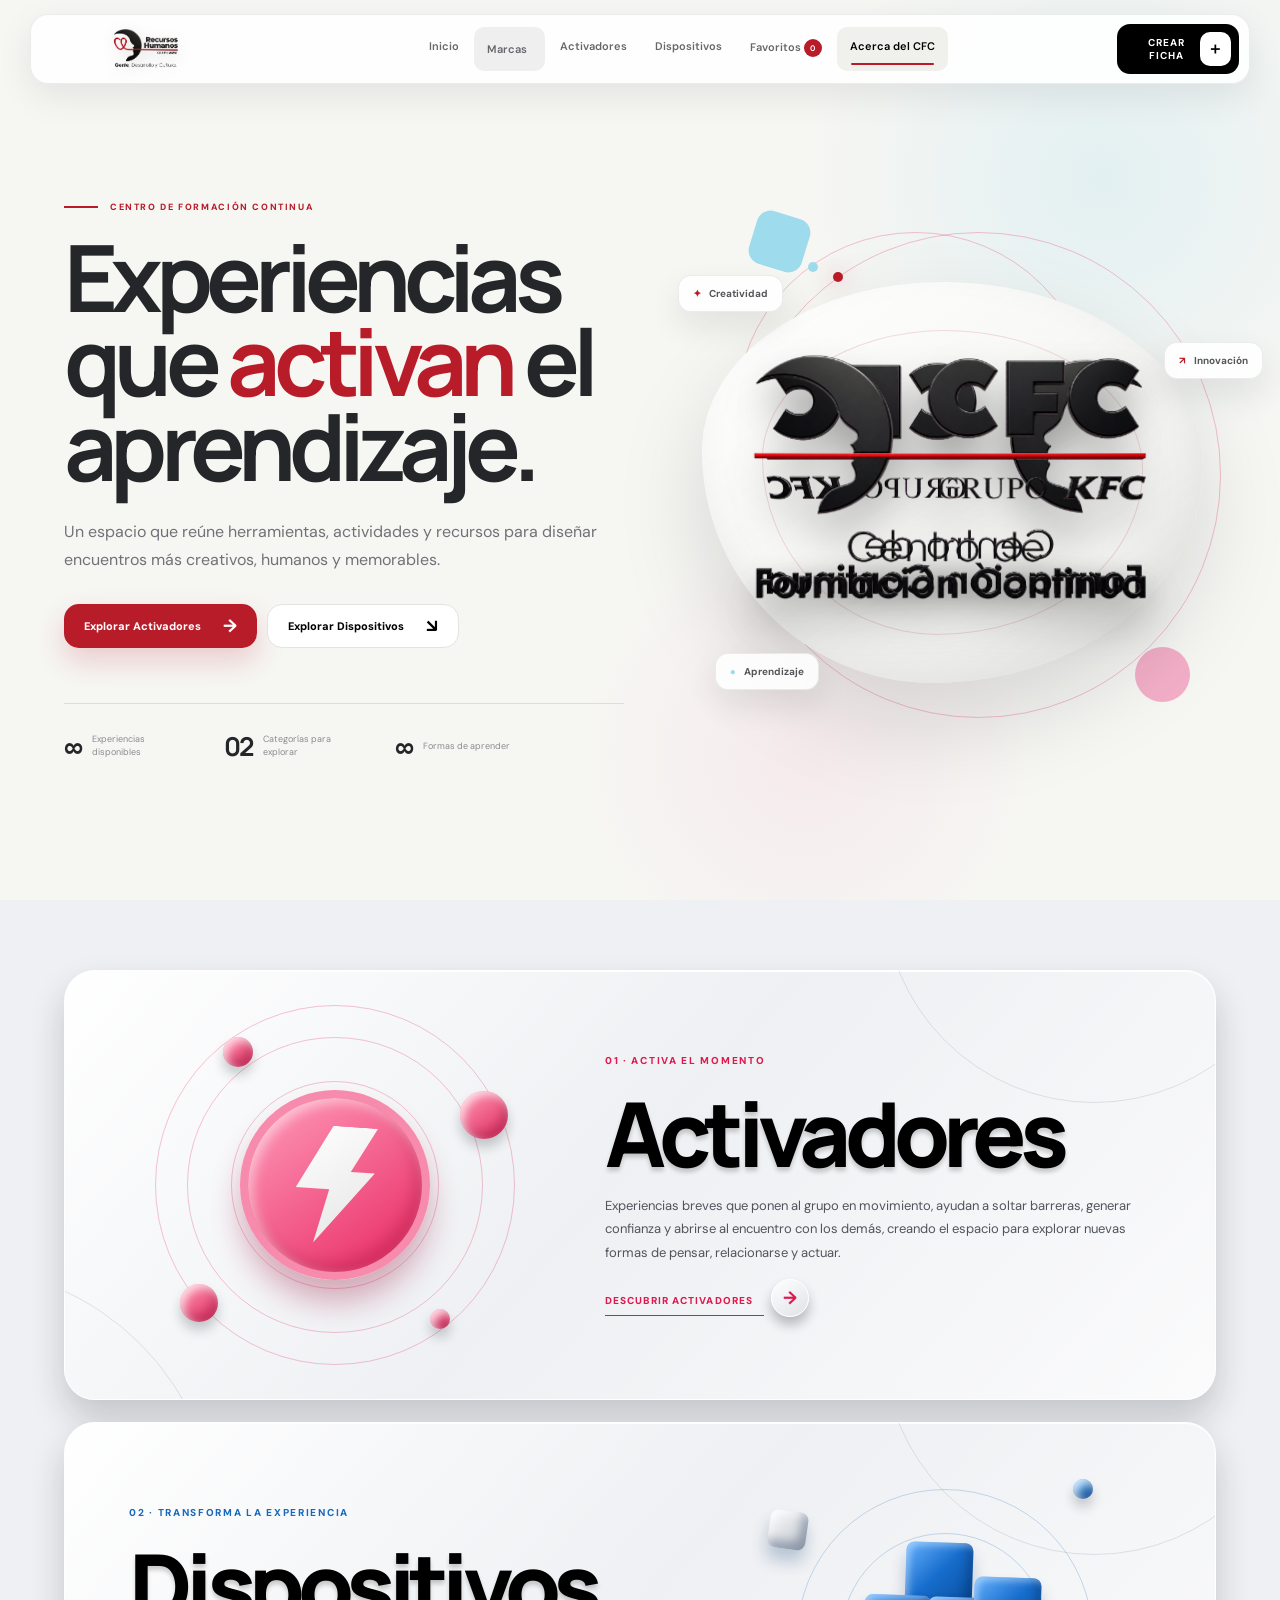
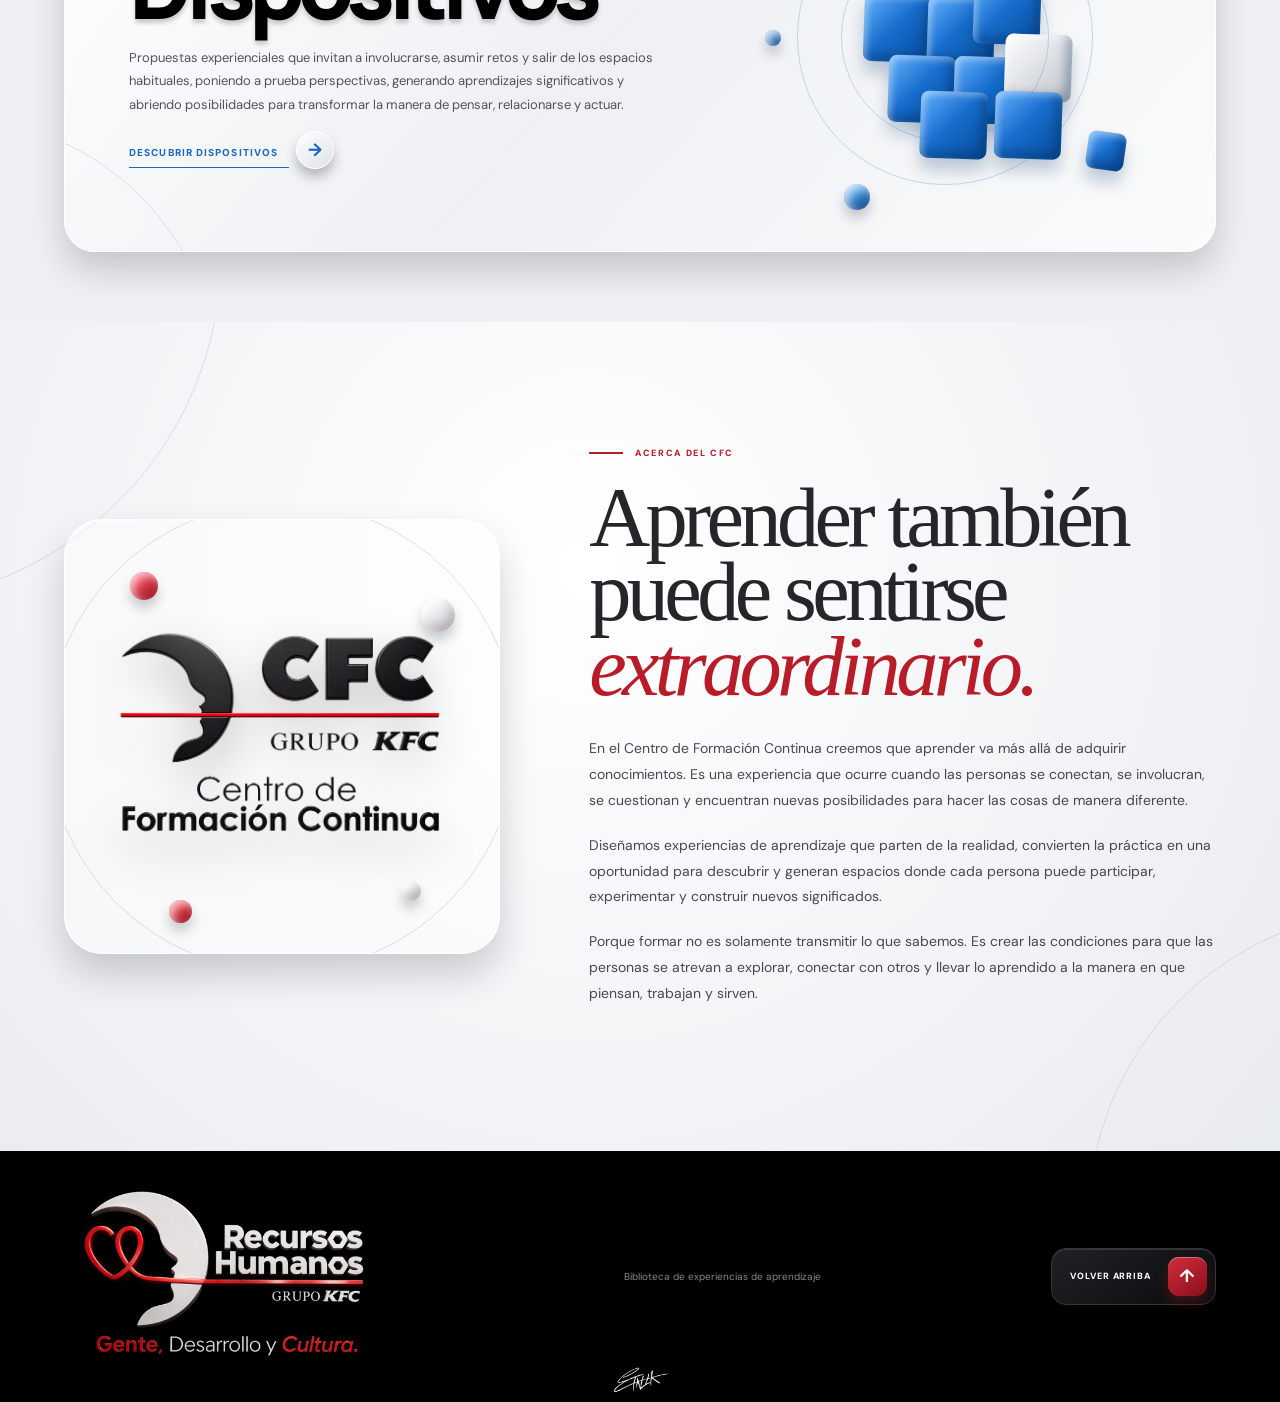
<file: index.html>
<!doctype html>
<html lang="es">
<head>
  <meta charset="utf-8">
  <meta name="viewport" content="width=device-width, initial-scale=1">
  <link rel="icon" type="image/png" href="assets/cfc-sello.png">
  <meta name="theme-color" content="#f7f7f5">
  <title>Experiencias CFC | Centro de Formación Continua</title>
  <meta name="description" content="Biblioteca interactiva de activadores y dispositivos para crear experiencias de aprendizaje memorables.">
  <link rel="stylesheet" href="css/styles.css?v=37-catalogos">
  <script src="js/data.js" defer></script>
  <script src="js/app.js?v=37-catalogos" defer></script>
</head>
<body>
  <header class="topbar">
    <a class="brand rrhh-header-brand" href="./#inicio" aria-label="Recursos Humanos, ir al inicio">
      <img class="rrhh-brand-logo" src="assets/logo-rrhh-3d-transparente.png" alt="Recursos Humanos Grupo KFC">
    </a>
    <button class="menu-toggle" type="button" aria-label="Abrir menú" aria-expanded="false">
      <span></span><span></span>
    </button>
    <nav class="main-nav" aria-label="Navegación principal">
      <a class="active" href="./#inicio">Inicio</a>
      <button class="brands-menu-button" type="button" data-brands-toggle aria-expanded="false" aria-controls="marcas">Marcas <span class="nav-brand-selection"></span></button>
      <a href="?categoria=activador#catalogo" data-nav-filter="activador">Activadores</a>
      <a href="?categoria=dispositivo#catalogo" data-nav-filter="dispositivo">Dispositivos</a>
      <a href="?categoria=favoritos#catalogo" data-nav-filter="favoritos">Favoritos <span class="favorite-count">0</span></a>
      <button class="mobile-upload-action" type="button" data-upload-toggle>Crear ficha</button>
      <a href="./#acerca">Acerca del CFC</a>
    </nav>
    <button class="nav-action upload-nav-action" type="button" data-upload-toggle>Crear ficha <span>＋</span></button>
  </header>

  <aside class="hero-welcome-robot greet" aria-label="Asistente de bienvenida">
    <div class="upload-robot-bubble">Bienvenido<span aria-hidden="true"></span></div>
    <div class="upload-robot-figure" aria-hidden="true">
      <img class="robot-body" src="assets/robot-bienvenida-cuerpo.png" alt="">
      <img class="robot-right-arm" src="assets/robot-bienvenida-brazo.png" alt="">
    </div>
  </aside>

  <main id="inicio">
    <section class="hero">
      <div class="hero-copy reveal">
        <p class="eyebrow"><span></span> Centro de Formación Continua</p>
        <h1>Experiencias que <em>activan</em> el aprendizaje.</h1>
        <p class="hero-lead">Un espacio que reúne herramientas, actividades y recursos para diseñar encuentros más creativos, humanos y memorables.</p>
        <div class="hero-actions">
          <a class="button button-primary" href="?categoria=activador#catalogo" data-nav-filter="activador">Explorar Activadores <span>→</span></a>
          <a class="button button-light" href="?categoria=dispositivo#catalogo" data-nav-filter="dispositivo">Explorar Dispositivos <span>↘</span></a>
        </div>
        <div class="hero-stats" aria-label="Resumen de la biblioteca">
          <div><strong>∞</strong><span>Experiencias disponibles</span></div>
          <div><strong>02</strong><span>Categorías para explorar</span></div>
          <div><strong>∞</strong><span>Formas de aprender</span></div>
        </div>
      </div>

      <div class="hero-visual reveal" aria-label="Identidad visual del CFC">
        <div class="visual-orbit orbit-a"></div>
        <div class="visual-orbit orbit-b"></div>
        <div class="logo-platform">
          <div class="logo-rotator" aria-label="Logo tridimensional giratorio del CFC Grupo KFC">
            <div class="logo-face logo-front">
              <img src="assets/logo-cfc-completo-3d-transparente.png" alt="Centro de Formación Continua CFC Grupo KFC">
            </div>
            <div class="logo-face logo-back" aria-hidden="true">
              <img src="assets/logo-cfc-completo-3d-transparente.png" alt="">
            </div>
          </div>
        </div>
        <div class="float-tag tag-one"><span>✦</span> Creatividad</div>
        <div class="float-tag tag-two"><span>↗</span> Innovación</div>
        <div class="float-tag tag-three"><span>●</span> Aprendizaje</div>
        <span class="shape shape-pink" aria-hidden="true"></span>
        <span class="shape shape-blue" aria-hidden="true"></span>
      </div>
    </section>

    <div class="brands-backdrop" hidden></div>
    <section class="brands-section brands-drawer" id="marcas" aria-label="Selector de marcas" hidden>
      <button class="close-brands-drawer" type="button" aria-label="Cerrar selector de marcas">×</button>
      <div class="brands-heading reveal">
        <div>
          <p class="eyebrow"><span></span> Ecosistema Grupo KFC</p>
          <h2>Selecciona una marca.</h2>
        </div>
        <div class="brands-intro">
          <p>Organiza y explora las experiencias desarrolladas para cada marca y área del grupo.</p>
          <span class="brand-selection-status" aria-live="polite">Ninguna marca seleccionada</span>
        </div>
      </div>
      <div class="brand-grid" aria-label="Marcas disponibles"></div>
      <div class="car-departments" id="carDepartments" hidden>
        <div class="car-panel-heading">
          <div>
            <p>CAR · Áreas corporativas</p>
            <h3>Selecciona un departamento</h3>
          </div>
          <button class="close-car-panel" type="button" aria-label="Cerrar departamentos de CAR">×</button>
        </div>
        <div class="department-grid" role="group" aria-label="Departamentos de CAR"></div>
        <p class="department-note">Selecciona un departamento para administrar sus programas, activadores y dispositivos.</p>
        <details class="car-area-admin">
          <summary>Administrar áreas de CAR <span>＋</span></summary>
          <form id="carAreaForm">
            <div class="car-area-fields">
              <label for="carAreaName"><span>Nombre del área</span><input id="carAreaName" type="text" maxlength="60" placeholder="Ej.: Operaciones"></label>
            </div>
            <p class="car-area-message" aria-live="polite"></p>
            <div class="car-area-actions">
              <button class="delete-car-area" type="button" disabled>Eliminar área seleccionada</button>
              <button class="add-car-area" type="submit">Añadir nueva área <b>＋</b></button>
            </div>
          </form>
        </details>
      </div>
      <section class="brand-programs" id="brandPrograms" hidden aria-labelledby="brandProgramsTitle">
        <div class="brand-programs-heading">
          <div>
            <p>Programas por marca</p>
            <h3 id="brandProgramsTitle">Organiza las experiencias</h3>
          </div>
          <span class="program-brand-name"></span>
        </div>
        <div class="brand-programs-layout">
          <form class="program-form" id="programForm">
            <input id="editingProgramId" type="hidden">
            <label for="programName">Nombre del programa</label>
            <input id="programName" name="programName" type="text" maxlength="100" placeholder="Ej.: Escuela de líderes 2026" required>
            <div class="program-date-fields">
              <label for="programMonth">Mes de realización
                <select id="programMonth" name="programMonth" required>
                  <option value="">Seleccionar mes</option>
                  <option value="1">Enero</option><option value="2">Febrero</option><option value="3">Marzo</option>
                  <option value="4">Abril</option><option value="5">Mayo</option><option value="6">Junio</option>
                  <option value="7">Julio</option><option value="8">Agosto</option><option value="9">Septiembre</option>
                  <option value="10">Octubre</option><option value="11">Noviembre</option><option value="12">Diciembre</option>
                </select>
              </label>
              <label for="programYear">Año de realización
                <input id="programYear" name="programYear" type="number" min="2000" max="2100" step="1" placeholder="Ej.: 2026" required>
              </label>
            </div>
            <fieldset>
              <legend>Activadores y dispositivos utilizados</legend>
              <p>Selecciona todas las experiencias que formaron parte del programa.</p>
              <div class="program-device-options"></div>
            </fieldset>
            <p class="program-form-message" aria-live="polite"></p>
            <div class="program-form-actions">
              <button class="cancel-program-edit" type="button" hidden>Cancelar edición</button>
              <button class="save-program" type="submit">Añadir programa <span>＋</span></button>
            </div>
          </form>
          <div class="program-library">
            <div class="program-library-heading">
              <div><small>Programas guardados</small><strong class="program-count">0 programas</strong></div>
              <span class="program-storage-status">Guardado local disponible</span>
            </div>
            <div class="program-list"></div>
          </div>
        </div>
      </section>
    </section>

    <section class="search-zone" id="catalogo" hidden>
      <div class="search-heading reveal">
        <p class="eyebrow"><span></span> Biblioteca interactiva</p>
        <h2>Encuentra la experiencia adecuada.</h2>
        <p>Busca por nombre, objetivo, duración, participantes o competencia.</p>
      </div>

      <div class="search-shell reveal">
        <label class="search-box" for="activitySearch">
          <span class="search-icon" aria-hidden="true"></span>
          <input id="activitySearch" type="search" autocomplete="off" placeholder="¿Qué actividad estás buscando?" aria-describedby="resultSummary">
          <kbd>⌘ K</kbd>
          <button class="clear-search" type="button" aria-label="Limpiar búsqueda">×</button>
        </label>
        <div class="suggestions" role="listbox" aria-label="Sugerencias de búsqueda"></div>
      </div>

      <div class="catalog-toolbar reveal">
        <div class="quick-tabs" role="group" aria-label="Filtrar por categoría">
          <button class="quick-tab active" type="button" data-filter-category="todos">Todas <span>5</span></button>
          <button class="quick-tab" type="button" data-filter-category="activador">Activadores <span>1</span></button>
          <button class="quick-tab" type="button" data-filter-category="dispositivo">Dispositivos <span>4</span></button>
          <button class="quick-tab" type="button" data-filter-category="favoritos">Favoritos <span class="favorite-count">0</span></button>
        </div>
        <button class="filter-toggle" type="button" aria-expanded="false" aria-controls="filterPanel">
          <span class="sliders-icon" aria-hidden="true"></span> Filtros <b class="active-filter-count">0</b>
        </button>
      </div>

      <aside class="filter-panel" id="filterPanel" aria-label="Filtros avanzados">
        <div class="filter-group">
          <label for="durationFilter">Duración</label>
          <select id="durationFilter">
            <option value="">Cualquier duración</option>
            <option value="corta">Hasta 20 minutos</option>
            <option value="media">20–45 minutos</option>
            <option value="larga">Más de 45 minutos</option>
          </select>
        </div>
        <div class="filter-group">
          <label for="participantsFilter">Participantes</label>
          <select id="participantsFilter">
            <option value="">Cualquier grupo</option>
            <option value="pequeno">Hasta 12</option>
            <option value="mediano">13–20</option>
            <option value="grande">Más de 20</option>
          </select>
        </div>
        <div class="filter-group">
          <label for="modeFilter">Modalidad</label>
          <select id="modeFilter">
            <option value="">Todas</option>
            <option value="presencial">Presencial</option>
            <option value="virtual">Virtual</option>
          </select>
        </div>
        <div class="filter-group">
          <label for="skillFilter">Competencia</label>
          <select id="skillFilter">
            <option value="">Todas</option>
            <option value="conexion">Conexión</option>
            <option value="comunicacion">Comunicación</option>
            <option value="estrategia">Estrategia</option>
            <option value="confianza">Confianza</option>
            <option value="reflexion">Reflexión</option>
          </select>
        </div>
        <div class="filter-group">
          <label for="difficultyFilter">Dificultad</label>
          <select id="difficultyFilter">
            <option value="">Todas</option>
            <option value="inicial">Inicial</option>
            <option value="intermedia">Intermedia</option>
            <option value="avanzada">Avanzada</option>
          </select>
        </div>
        <div class="filter-group">
          <label for="audienceFilter">Público</label>
          <select id="audienceFilter">
            <option value="">Todos</option>
            <option value="equipos">Equipos</option>
            <option value="lideres">Líderes</option>
            <option value="general">Público general</option>
          </select>
        </div>
        <button class="reset-filters" type="button">Limpiar filtros</button>
      </aside>

      <div class="results-row">
        <p id="resultSummary" aria-live="polite">Mostrando 5 experiencias</p>
        <span>Selecciona una tarjeta para abrir su ficha técnica</span>
      </div>
      <div class="activity-grid" aria-live="polite"></div>
      <div class="empty-state" hidden>
        <span>⌁</span>
        <h3>No encontramos coincidencias</h3>
        <p>Prueba con otra palabra o limpia los filtros seleccionados.</p>
        <button type="button" class="button button-primary reset-all">Ver todas las experiencias</button>
      </div>
    </section>

    <section class="category-showcase">
      <article class="showcase-card activator-showcase reveal">
        <div class="showcase-visual activator-visual" aria-hidden="true">
          <span class="visual-orbit orbit-one"></span>
          <span class="visual-orbit orbit-two"></span>
          <span class="visual-orbit orbit-three"></span>
          <span class="moving-shape pink-ball ball-one"></span>
          <span class="moving-shape pink-ball ball-two"></span>
          <span class="moving-shape pink-ball ball-three"></span>
          <span class="moving-shape pink-ball ball-four"></span>
          <span class="activator-emblem"><b></b></span>
        </div>
        <div class="showcase-copy">
          <p>01 · Activa el momento</p>
          <h2>Activadores</h2>
          <span>Experiencias breves que ponen al grupo en movimiento, ayudan a soltar barreras, generar confianza y abrirse al encuentro con los demás, creando el espacio para explorar nuevas formas de pensar, relacionarse y actuar.</span>
          <a href="?categoria=activador#catalogo" data-nav-filter="activador">Descubrir activadores <b>→</b></a>
        </div>
      </article>
      <article class="showcase-card device-showcase reveal">
        <div class="showcase-copy">
          <p>02 · Transforma la experiencia</p>
          <h2>Dispositivos</h2>
          <span>Propuestas experienciales que invitan a involucrarse, asumir retos y salir de los espacios habituales, poniendo a prueba perspectivas, generando aprendizajes significativos y abriendo posibilidades para transformar la manera de pensar, relacionarse y actuar.</span>
          <a href="?categoria=dispositivo#catalogo" data-nav-filter="dispositivo">Descubrir dispositivos <b>→</b></a>
        </div>
        <div class="showcase-visual device-visual" aria-hidden="true">
          <span class="visual-orbit orbit-one"></span>
          <span class="visual-orbit orbit-two"></span>
          <span class="moving-shape blue-ball ball-one"></span>
          <span class="moving-shape blue-ball ball-two"></span>
          <span class="moving-shape blue-ball ball-three"></span>
          <span class="moving-shape mini-cube cube-one"></span>
          <span class="moving-shape mini-cube cube-two"></span>
          <div class="cube-cluster">
            <span></span><span></span><span></span><span></span><span></span>
            <span></span><span></span><span></span><span></span>
          </div>
        </div>
      </article>
    </section>

    <section class="about" id="acerca">
      <div class="about-mark reveal">
        <span class="about-orbit about-orbit-one" aria-hidden="true"></span>
        <span class="about-orbit about-orbit-two" aria-hidden="true"></span>
        <span class="about-ball about-ball-red ball-one" aria-hidden="true"></span>
        <span class="about-ball about-ball-white ball-two" aria-hidden="true"></span>
        <span class="about-ball about-ball-red ball-three" aria-hidden="true"></span>
        <span class="about-ball about-ball-white ball-four" aria-hidden="true"></span>
        <img src="assets/logo-cfc-completo-3d-transparente.png" alt="Centro de Formación Continua CFC Grupo KFC">
      </div>
      <div class="about-copy reveal">
        <p class="eyebrow"><span></span> Acerca del CFC</p>
        <h2>Aprender también puede sentirse <em>extraordinario.</em></h2>
        <p>En el Centro de Formación Continua creemos que aprender va más allá de adquirir conocimientos. Es una experiencia que ocurre cuando las personas se conectan, se involucran, se cuestionan y encuentran nuevas posibilidades para hacer las cosas de manera diferente.</p>
        <p>Diseñamos experiencias de aprendizaje que parten de la realidad, convierten la práctica en una oportunidad para descubrir y generan espacios donde cada persona puede participar, experimentar y construir nuevos significados.</p>
        <p>Porque formar no es solamente transmitir lo que sabemos. Es crear las condiciones para que las personas se atrevan a explorar, conectar con otros y llevar lo aprendido a la manera en que piensan, trabajan y sirven.</p>
      </div>
    </section>
  </main>

  <footer>
    <img class="footer-brand" src="assets/logo-recursos-humanos-footer.png" alt="Recursos Humanos Grupo KFC, Gente Desarrollo y Cultura">
    <div class="footer-center">
      <p>Biblioteca de experiencias de aprendizaje</p>
      <img class="footer-signature" src="assets/firma-footer.png" alt="Firma institucional">
    </div>
    <a class="back-to-top" href="#inicio"><span>Volver arriba</span><b aria-hidden="true">↑</b></a>
  </footer>

  <dialog class="upload-dialog" id="uploadDialog" aria-labelledby="uploadTitle">
    <form class="upload-shell" id="uploadForm">
      <button class="close-upload-dialog" type="button" aria-label="Cerrar creación de ficha">×</button>
      <p class="eyebrow"><span></span> Construye la experiencia</p>
      <h2 id="uploadTitle">Crear una nueva ficha</h2>
      <p class="upload-intro">Selecciona el tipo de experiencia y completa sus campos. La tarjeta y la ficha visual se crearán automáticamente con el diseño del portal.</p>

      <fieldset class="upload-type-picker">
        <legend>1. ¿Qué deseas crear?</legend>
        <label>
          <input type="radio" name="uploadCategory" value="activador" checked>
          <span><b>Activador</b><small>Dinámica breve para iniciar o conectar.</small></span>
        </label>
        <label>
          <input type="radio" name="uploadCategory" value="dispositivo">
          <span><b>Dispositivo</b><small>Metodología o actividad de desarrollo.</small></span>
        </label>
      </fieldset>

      <section class="create-fields inclusion-builder" aria-labelledby="includeSectionsTitle">
        <div class="upload-section-heading"><span>02</span><div><small>Contenido flexible</small><h3 id="includeSectionsTitle">Apartados que aparecerán en la ficha</h3></div></div>
        <p class="inclusion-help">Para un activador se muestran únicamente los apartados breves que corresponden a este tipo de experiencia.</p>
        <div class="inclusion-options">
          <label data-include-for="activador dispositivo"><input type="checkbox" name="includeSections" value="summary" checked><span>Descripción inicial</span></label>
          <label data-include-for="activador dispositivo"><input type="checkbox" name="includeSections" value="duration" checked><span>Duración</span></label>
          <label data-include-for="activador dispositivo"><input type="checkbox" name="includeSections" value="participants" checked><span>Participantes</span></label>
          <label data-include-for="dispositivo"><input type="checkbox" name="includeSections" value="mode" checked><span>Modalidad</span></label>
          <label data-include-for="activador dispositivo"><input type="checkbox" name="includeSections" value="objective" checked><span>Objetivo</span></label>
          <label data-include-for="dispositivo"><input type="checkbox" name="includeSections" value="materials" checked><span>Materiales</span></label>
          <label data-include-for="dispositivo"><input type="checkbox" name="includeSections" value="preparation" checked><span>Preparación</span></label>
          <label data-include-for="activador"><input type="checkbox" name="includeSections" value="moment" checked><span>Momento y energía</span></label>
          <label data-include-for="dispositivo"><input type="checkbox" name="includeSections" value="methodology" checked><span>Metodología</span></label>
          <label data-include-for="dispositivo"><input type="checkbox" name="includeSections" value="storytelling" checked><span>Storytelling</span></label>
          <label data-include-for="dispositivo"><input type="checkbox" name="includeSections" value="instruction" checked><span>Instrucción inicial</span></label>
          <label data-include-for="dispositivo"><input type="checkbox" name="includeSections" value="rules" checked><span>Reglas</span></label>
          <label data-include-for="activador dispositivo"><input type="checkbox" name="includeSections" value="development" checked><span>Desarrollo</span></label>
          <label data-include-for="dispositivo"><input type="checkbox" name="includeSections" value="facilitator" checked><span>Rol facilitador</span></label>
          <label data-include-for="dispositivo"><input type="checkbox" name="includeSections" value="safety" checked><span>Seguridad</span></label>
          <label data-include-for="dispositivo"><input type="checkbox" name="includeSections" value="completion" checked><span>Finalización</span></label>
          <label data-include-for="activador dispositivo"><input type="checkbox" name="includeSections" value="questions" checked><span>Preguntas</span></label>
          <label data-include-for="activador dispositivo"><input type="checkbox" name="includeSections" value="learning" checked><span>Aprendizaje</span></label>
          <label data-include-for="dispositivo"><input type="checkbox" name="includeSections" value="results" checked><span>Resultados</span></label>
          <label data-include-for="activador dispositivo"><input type="checkbox" name="includeSections" value="variations" checked><span>Variaciones</span></label>
          <label data-include-for="activador dispositivo"><input type="checkbox" name="includeSections" value="notes" checked><span>Observaciones</span></label>
        </div>
      </section>

      <section class="create-fields" aria-labelledby="createBasicsTitle">
        <div class="upload-section-heading"><span>03</span><div><small>Identidad de la ficha</small><h3 id="createBasicsTitle">Información principal</h3></div></div>
        <div class="create-field-grid">
          <label class="field-span"><span>Nombre de la experiencia *</span><input id="activityName" name="activityName" type="text" maxlength="100" placeholder="Ej.: El Triángulo Perfecto" required></label>
          <label class="field-span" data-section-field="summary"><span>Resumen para la tarjeta *</span><textarea name="summary" rows="3" maxlength="320" placeholder="Explica brevemente qué vivirá y aprenderá el grupo." required></textarea></label>
          <label class="field-span" data-section-field="objective"><span>Objetivo general</span><textarea name="objective" rows="3" placeholder="Redacta el resultado principal con un verbo en infinitivo."></textarea></label>
          <label data-section-field="duration"><span>Duración *</span><input name="duration" type="text" placeholder="Ej.: 45 minutos" required></label>
          <label data-section-field="participants"><span>Participantes *</span><input name="participants" type="text" placeholder="Ej.: 12 a 30 personas" required></label>
          <label data-section-field="mode"><span>Modalidad *</span><select name="mode" required><option value="presencial">Presencial</option><option value="virtual">Virtual</option><option value="híbrida">Híbrida</option></select></label>
          <label><span>Público objetivo</span><input name="audience" type="text" placeholder="Ej.: líderes y equipos"></label>
          <label class="field-span"><span>Competencias *</span><input name="skills" type="text" placeholder="Comunicación, confianza, liderazgo" required></label>
        </div>
      </section>

      <section class="create-fields" data-section-group aria-labelledby="createDesignTitle">
        <div class="upload-section-heading"><span>04</span><div><small>Diseño de la experiencia</small><h3 id="createDesignTitle">Preparación y facilitación</h3></div></div>
        <div class="create-field-grid">
          <label class="field-span" data-section-field="materials"><span>Materiales <small>Uno por línea</small></span><textarea name="materials" rows="4" placeholder="Cuerdas\nTarjetas\nCronómetro"></textarea></label>
          <label class="field-span" data-section-field="preparation"><span>Preparación del espacio</span><textarea name="preparation" rows="4" placeholder="Describe montaje, distribución, tecnología y seguridad."></textarea></label>
          <label class="field-span" data-section-field="instruction"><span>Instrucción inicial</span><textarea name="initialInstruction" rows="4" placeholder="Escribe el mensaje que recibirá el grupo antes de comenzar."></textarea></label>
        </div>
      </section>

      <section class="create-fields levels-builder" data-create-type="dispositivo" aria-labelledby="levelsBuilderTitle" hidden>
        <label class="levels-builder-toggle"><input name="levelsEnabled" type="checkbox"><span><b>Añadir niveles a la experiencia</b><small>Opcional · agrega únicamente los niveles que necesites.</small></span></label>
        <div class="levels-builder-fields" data-levels-fields hidden>
          <div class="grid-builder-intro"><span>05</span><div><small>Progresión opcional</small><h4 id="levelsBuilderTitle">Construir niveles</h4><p>Cada nivel puede tener su propio nombre, duración y explicación detallada.</p></div></div>
          <div class="levels-list" data-levels-list></div>
          <button class="add-level-button" type="button">Añadir otro nivel <span>＋</span></button>
        </div>
      </section>

      <section class="create-fields type-fields" data-create-type="activador" aria-labelledby="activatorFieldsTitle">
        <div class="upload-section-heading"><span>06</span><div><small>Campos del activador</small><h3 id="activatorFieldsTitle">Activa el momento</h3></div></div>
        <div class="create-field-grid">
          <label data-section-field="moment"><span>Momento recomendado</span><input name="activatorMoment" type="text" placeholder="Inicio, transición o cierre"></label>
          <label data-section-field="moment"><span>Nivel de energía</span><select name="activatorEnergy"><option value="">Seleccionar</option><option>Bajo</option><option>Medio</option><option>Alto</option></select></label>
          <label class="field-span" data-section-field="development"><span>Desarrollo del activador <small>Un paso por línea</small></span><textarea name="activatorDevelopment" rows="7" placeholder="1. Primer paso\n2. Segundo paso\n3. Cierre"></textarea></label>
          <label class="field-span" data-section-field="questions"><span>Preguntas de cierre <small>Una pregunta por línea</small></span><textarea name="activatorQuestions" rows="5" placeholder="¿Qué descubrimos?\n¿Qué aplicaremos?"></textarea></label>
          <label class="field-span" data-section-field="learning"><span>Aprendizaje esperado</span><textarea name="activatorLearning" rows="3" placeholder="Describe el mensaje o aprendizaje que debe quedar."></textarea></label>
          <label class="field-span" data-section-field="variations notes"><span>Variaciones u observaciones</span><textarea name="activatorNotes" rows="3" placeholder="Ajustes por tiempo, grupo o modalidad."></textarea></label>
        </div>
      </section>

      <section class="create-fields type-fields" data-create-type="dispositivo" aria-labelledby="deviceFieldsTitle" hidden>
        <div class="upload-section-heading"><span>06</span><div><small>Campos del dispositivo</small><h3 id="deviceFieldsTitle">Transforma la experiencia</h3></div></div>
        <div class="create-field-grid">
          <label><span>Nivel de dificultad</span><select name="deviceDifficulty"><option value="">Seleccionar</option><option>Inicial</option><option>Intermedia</option><option>Avanzada</option></select></label>
          <label data-section-field="methodology"><span>Metodología</span><input name="deviceMethodology" type="text" placeholder="Ej.: Aprendizaje experiencial"></label>
          <label class="field-span" data-section-field="storytelling"><span>Storytelling</span><textarea name="deviceStorytelling" rows="4" placeholder="Historia o metáfora que introduce el reto."></textarea></label>
          <label class="field-span" data-section-field="rules"><span>Acuerdos o reglas <small>Una regla por línea</small></span><textarea name="deviceRules" rows="4" placeholder="Regla 1\nRegla 2"></textarea></label>
          <label class="field-span" data-section-field="development"><span>Desarrollo del dispositivo <small>Una fase por línea</small></span><textarea name="deviceDevelopment" rows="8" placeholder="1. Planificación - 5 minutos\n2. Ejecución\n3. Revisión"></textarea></label>
          <label class="field-span" data-section-field="facilitator"><span>Rol de la persona facilitadora</span><textarea name="deviceFacilitator" rows="4" placeholder="Qué debe observar, registrar y cuándo intervenir."></textarea></label>
          <label class="field-span" data-section-field="safety"><span>Seguridad y cuidados</span><textarea name="deviceSafety" rows="3" placeholder="Riesgos y medidas preventivas. Escribe No aplica si corresponde."></textarea></label>
          <label class="field-span" data-section-field="completion"><span>Criterio de finalización</span><textarea name="deviceCompletion" rows="2" placeholder="Cómo se determina que el reto terminó."></textarea></label>
          <label class="field-span" data-section-field="questions"><span>Preguntas de debriefing <small>Una pregunta por línea</small></span><textarea name="deviceQuestions" rows="6" placeholder="¿Qué estrategia funcionó?\n¿Cómo apareció el liderazgo?"></textarea></label>
          <label class="field-span" data-section-field="learning"><span>Aprendizaje esperado</span><textarea name="deviceLearning" rows="4" placeholder="Qué debería comprender y transferir el grupo."></textarea></label>
          <label class="field-span" data-section-field="results"><span>Resultados o registro</span><textarea name="deviceResults" rows="3" placeholder="Rondas, tiempos, puntajes, metas o incidencias."></textarea></label>
          <label class="field-span" data-section-field="variations notes"><span>Variaciones u observaciones</span><textarea name="deviceNotes" rows="3" placeholder="Ajustes y recomendaciones para facilitar."></textarea></label>
          <div class="field-span grid-builder">
            <label class="grid-builder-toggle"><input name="gridEnabled" type="checkbox"><span><b>Añadir planilla de registro</b><small>Opcional · aparecerá únicamente al final de la ficha.</small></span></label>
            <div class="grid-builder-fields" data-grid-fields hidden>
              <div class="grid-builder-intro"><span>05</span><div><small>Herramienta opcional</small><h4>Construir cuadrícula</h4><p>Define la estructura de la tabla. Las celdas quedarán vacías para llenarlas al imprimir o durante la actividad.</p></div></div>
              <div class="create-field-grid">
                <label class="field-span"><span>Título de la planilla</span><input name="gridTitle" type="text" maxlength="120" placeholder="Ej.: Planilla de registros del Torneo de Quidditch"></label>
                <label><span>Nombre del eje X</span><input name="gridXAxis" type="text" maxlength="60" placeholder="Ej.: Niveles"></label>
                <label><span>Nombre del eje Y</span><input name="gridYAxis" type="text" maxlength="60" placeholder="Ej.: Indicadores"></label>
                <label><span>Número de columnas</span><input name="gridColumns" type="number" min="1" max="10" value="4"></label>
                <label><span>Número de filas</span><input name="gridRows" type="number" min="1" max="20" value="6"></label>
                <label class="field-span"><span>Encabezados superiores <small>Uno por línea</small></span><textarea name="gridColumnLabels" rows="5" placeholder="Nivel 1 · Nivel 2 · Nivel 3 · Nivel 4"></textarea></label>
                <label class="field-span"><span>Etiquetas del costado izquierdo <small>Una por línea</small></span><textarea name="gridRowLabels" rows="6" placeholder="Meta · Resultado 1 · Resultado 2 · Subtotal · Observaciones · Total"></textarea></label>
                <label class="field-span"><span>Texto inferior de la planilla</span><input name="gridFooter" type="text" maxlength="180" placeholder="Ej.: Observaciones finales o instrucciones de registro"></label>
              </div>
            </div>
          </div>
        </div>
      </section>

      <p class="upload-message" aria-live="polite"></p>
      <div class="upload-actions">
        <button class="upload-cancel" type="button">Cancelar</button>
        <button class="button button-primary upload-submit" type="submit">Crear ficha <span>→</span></button>
      </div>

      <section class="template-upload-mode" aria-labelledby="templateGuideTitle">
        <div class="template-mode-heading">
          <span aria-hidden="true">02</span>
          <div><small>Segunda modalidad</small><h3 id="templateGuideTitle">Crear mediante una ficha completada</h3><p>Descarga la guía, complétala y carga el archivo al final. Esta opción es independiente de la creación manual anterior.</p></div>
        </div>
        <div class="template-download-grid">
          <a href="descargas/Formato_Visual_Ficha_Activador_CFC.docx" download>
            <span class="template-icon" aria-hidden="true">⚡</span>
            <span><b>Formato visual de activador</b><small>Documento Word editable</small></span>
            <strong aria-hidden="true">↓</strong>
          </a>
          <a href="descargas/Formato_Visual_Ficha_Dispositivo_CFC.docx" download>
            <span class="template-icon" aria-hidden="true">◆</span>
            <span><b>Formato visual de dispositivo</b><small>Documento Word editable</small></span>
            <strong aria-hidden="true">↓</strong>
          </a>
        </div>
        <div class="import-type-picker" role="group" aria-label="Tipo de ficha que se cargará">
          <label><input type="radio" name="importCategory" value="activador" checked><span>Activador</span></label>
          <label><input type="radio" name="importCategory" value="dispositivo"><span>Dispositivo</span></label>
        </div>
        <div class="import-summary-fields">
          <label><span>Nombre de la experiencia *</span><input name="importName" type="text" maxlength="100" placeholder="Nombre que aparecerá en la biblioteca"></label>
          <label class="field-span"><span>Resumen para la tarjeta *</span><textarea name="importSummary" rows="3" maxlength="320" placeholder="Describe brevemente la experiencia"></textarea></label>
          <label><span>Duración</span><input name="importDuration" type="text" placeholder="Ej.: 20 minutos"></label>
          <label><span>Participantes</span><input name="importParticipants" type="text" placeholder="Ej.: 8 a 30 personas"></label>
        </div>
        <label class="final-file-picker">
          <input name="importSourceFile" type="file" accept=".docx,application/vnd.openxmlformats-officedocument.wordprocessingml.document,.pdf,application/pdf">
          <span class="final-file-icon" aria-hidden="true">↑</span>
          <span><b>Cargar ficha completada</b><small>Selecciona el archivo Word o PDF</small></span>
          <strong>Elegir archivo</strong>
        </label>
        <p class="selected-source-file" aria-live="polite">Ningún archivo seleccionado.</p>
        <button class="import-submit" type="button">Añadir ficha a la biblioteca <span>→</span></button>
        <p class="import-message" aria-live="polite"></p>
      </section>

      <section class="backup-center" aria-labelledby="backupTitle">
        <div class="backup-copy">
          <span class="backup-shield" aria-hidden="true">◇</span>
          <div><small>Respaldo local</small><h3 id="backupTitle">Protege la información cargada</h3><p>Las fichas se guardan automáticamente. Descarga un respaldo para recuperarlas si se limpia el navegador o cambias de equipo.</p></div>
        </div>
        <div class="backup-actions">
          <button class="download-backup" type="button">Descargar respaldo <span>↓</span></button>
          <button class="restore-backup" type="button">Restaurar respaldo <span>↑</span></button>
          <input class="restore-backup-file" type="file" accept="application/json,.json" hidden>
        </div>
        <p class="backup-message" aria-live="polite"></p>
      </section>

      <section class="uploaded-manager" aria-labelledby="managerTitle">
        <div class="uploaded-manager-heading">
          <div>
            <small>Administración</small>
            <h3 id="managerTitle">Editar o eliminar fichas</h3>
          </div>
          <span class="uploaded-count">0 fichas</span>
        </div>
        <p class="uploaded-manager-note">Edita únicamente el nombre o elimina fichas originales y añadidas desde el portal. Antes de aplicar un cambio, podrás confirmarlo o cancelarlo.</p>
        <div class="uploaded-list"></div>
        <p class="uploaded-empty">No existen fichas disponibles para administrar.</p>
      </section>

    </form>
  </dialog>

  <dialog class="rename-dialog" id="renameDialog" aria-labelledby="renameTitle">
    <form class="rename-shell" id="renameForm">
      <button class="close-rename-dialog" type="button" aria-label="Cancelar edición">×</button>
      <span class="rename-icon" aria-hidden="true">✎</span>
      <p class="eyebrow"><span></span> Confirmación de edición</p>
      <h2 id="renameTitle">Cambiar nombre de la ficha</h2>
      <p>Solo se modificará el nombre. El contenido y la categoría permanecerán sin cambios.</p>
      <label for="renameActivityName">Nuevo nombre</label>
      <input id="renameActivityName" name="renameActivityName" type="text" maxlength="100" required>
      <p class="rename-message" aria-live="polite"></p>
      <div class="rename-actions">
        <button class="rename-cancel" type="button">Cancelar</button>
        <button class="rename-confirm" type="submit">Guardar nuevo nombre</button>
      </div>
    </form>
  </dialog>

  <dialog class="program-auth-dialog" id="programAuthDialog" aria-labelledby="programAuthTitle">
    <form class="program-auth-shell" id="programAuthForm">
      <button class="close-program-auth-dialog" type="button" aria-label="Cancelar eliminación">×</button>
      <span class="program-auth-lock" aria-hidden="true">⌁</span>
      <p class="eyebrow"><span></span> Confirmar eliminación</p>
      <h2 id="programAuthTitle">Eliminar programa</h2>
      <p>¿Confirmas que deseas eliminar <strong class="program-delete-name"></strong>? Esta acción no se puede deshacer.</p>
      <p class="program-auth-message" aria-live="polite"></p>
      <div class="program-auth-actions">
        <button class="program-auth-cancel" type="button">Conservar programa</button>
        <button class="program-auth-confirm" type="submit">Eliminar programa</button>
      </div>
    </form>
  </dialog>

  <dialog class="delete-dialog" id="deleteDialog" aria-labelledby="deleteTitle">
    <form class="delete-shell" id="deleteForm">
      <button class="close-delete-dialog" type="button" aria-label="Cancelar eliminación">×</button>
      <span class="delete-lock" aria-hidden="true">⌁</span>
      <p class="eyebrow"><span></span> Confirmar eliminación</p>
      <h2 id="deleteTitle">Eliminar ficha definitivamente</h2>
      <p>¿Confirmas que deseas eliminar definitivamente <strong class="delete-activity-name"></strong>? Esta acción no se puede deshacer.</p>
      <p class="delete-message" aria-live="polite"></p>
      <div class="delete-actions">
        <button class="delete-cancel" type="button">Conservar ficha</button>
        <button class="delete-confirm" type="submit">Eliminar definitivamente</button>
      </div>
    </form>
  </dialog>

  <dialog class="detail-dialog" id="detailDialog" aria-labelledby="dialogTitle">
    <div class="dialog-shell">
      <button class="close-dialog" type="button" aria-label="Cerrar ficha">×</button>
      <div class="detail-banner">
        <div class="detail-badges"></div>
        <span class="detail-icon" aria-hidden="true"></span>
        <h2 id="dialogTitle"></h2>
        <p class="detail-summary"></p>
      </div>
      <article class="detail-content"></article>
      <div class="download-panel">
        <div><small>Llévala contigo</small><strong>Descarga esta ficha técnica</strong></div>
        <div class="detail-file-actions">
          <a class="original-file-button" href="#" download hidden>Archivo original <span>↓</span></a>
          <a class="download-button" href="#">Descargar ficha <span>↓</span></a>
        </div>
      </div>
    </div>
  </dialog>
</body>
</html>
</file>
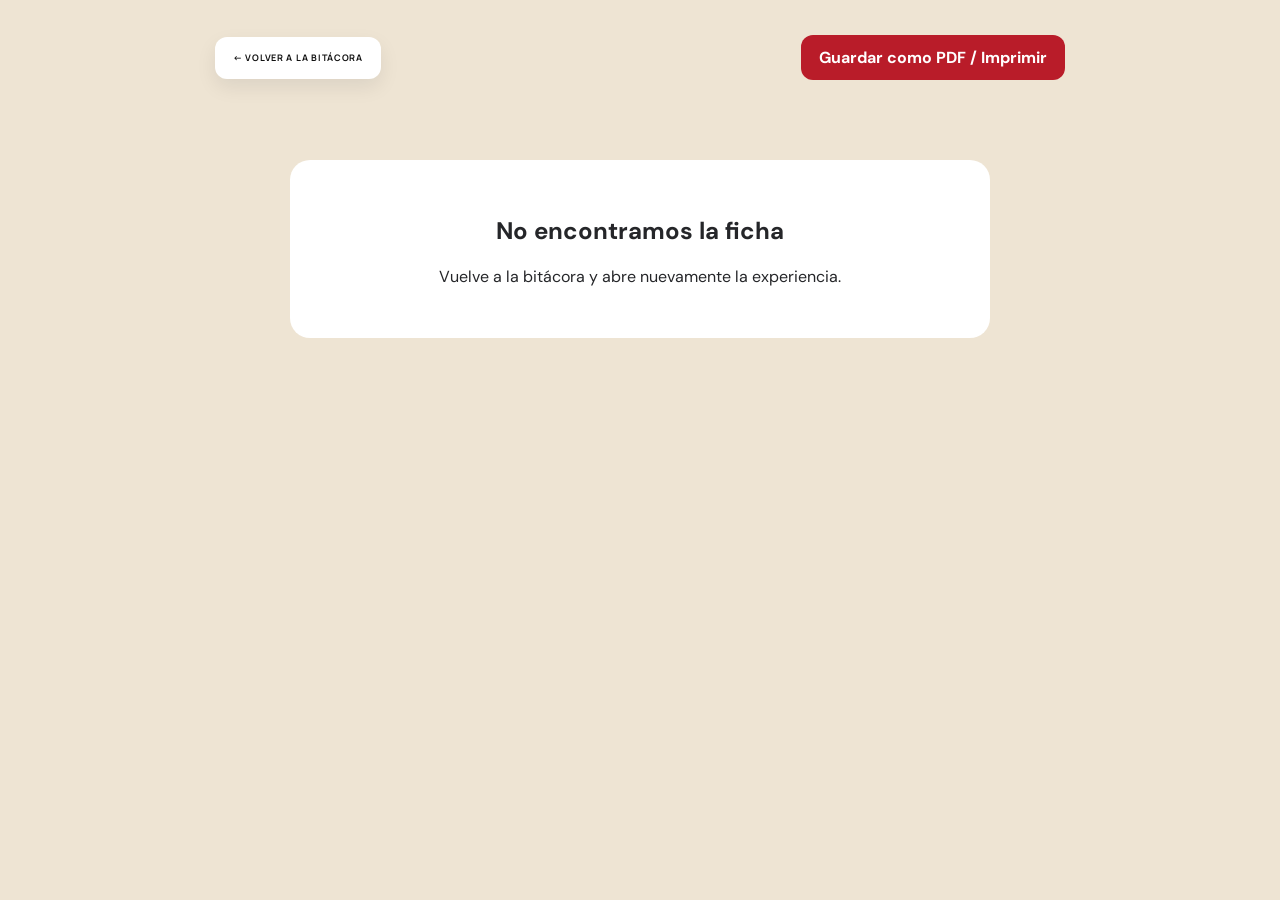
<file: ficha.html>
<!doctype html>
<html lang="es">
<head>
  <meta charset="utf-8">
  <meta name="viewport" content="width=device-width,initial-scale=1">
  <link rel="icon" type="image/png" href="assets/cfc-sello.png">
  <title>Ficha técnica CFC</title>
  <link rel="stylesheet" href="css/styles.css?v=35-uiux">
  <style>
    body{background:#eee4d3;padding:35px}.sheet{max-width:850px;margin:auto;background:#fffaf0;box-shadow:var(--shadow)}.sheet .detail-banner{padding:55px}.sheet .detail-content{padding:50px 55px}.printbar{max-width:850px;margin:0 auto 18px;display:flex;justify-content:space-between;align-items:center;gap:12px}.printbar a,.printbar button{border:0;border-radius:12px;padding:12px 18px;font-weight:700;cursor:pointer;text-decoration:none}.printbar a{color:#111;background:white}.printbar button{background:var(--wine);color:white}.sheet-meta{display:flex;gap:8px;flex-wrap:wrap;margin:0 0 25px}.sheet-meta span{border:1px solid rgba(255,255,255,.38);border-radius:9px;padding:7px 10px;color:white;font:700 10px Manrope,sans-serif;text-transform:uppercase}.empty-sheet{max-width:700px;margin:80px auto;padding:35px;border-radius:20px;background:white;text-align:center}@media(max-width:650px){body{padding:12px}.sheet .detail-banner,.sheet .detail-content{padding:30px 22px}.printbar{align-items:stretch;flex-direction:column}.printbar a,.printbar button{text-align:center}}@media print{body{padding:0;background:white}.printbar{display:none}.sheet{box-shadow:none}.detail-banner{print-color-adjust:exact;-webkit-print-color-adjust:exact}}
  </style>
  <script src="js/ficha.js" defer></script>
</head>
<body>
  <div class="printbar"><a href="index.html">← Volver a la bitácora</a><button type="button" onclick="window.print()">Guardar como PDF / Imprimir</button></div>
  <main class="sheet" hidden>
    <header class="detail-banner">
      <div class="sheet-meta"></div>
      <p class="detail-label"></p>
      <span class="detail-icon"></span>
      <h2 class="sheet-title"></h2>
      <p class="detail-summary"></p>
    </header>
    <article class="detail-content"></article>
  </main>
  <section class="empty-sheet" hidden><h1>No encontramos la ficha</h1><p>Vuelve a la bitácora y abre nuevamente la experiencia.</p></section>
</body>
</html>
</file>
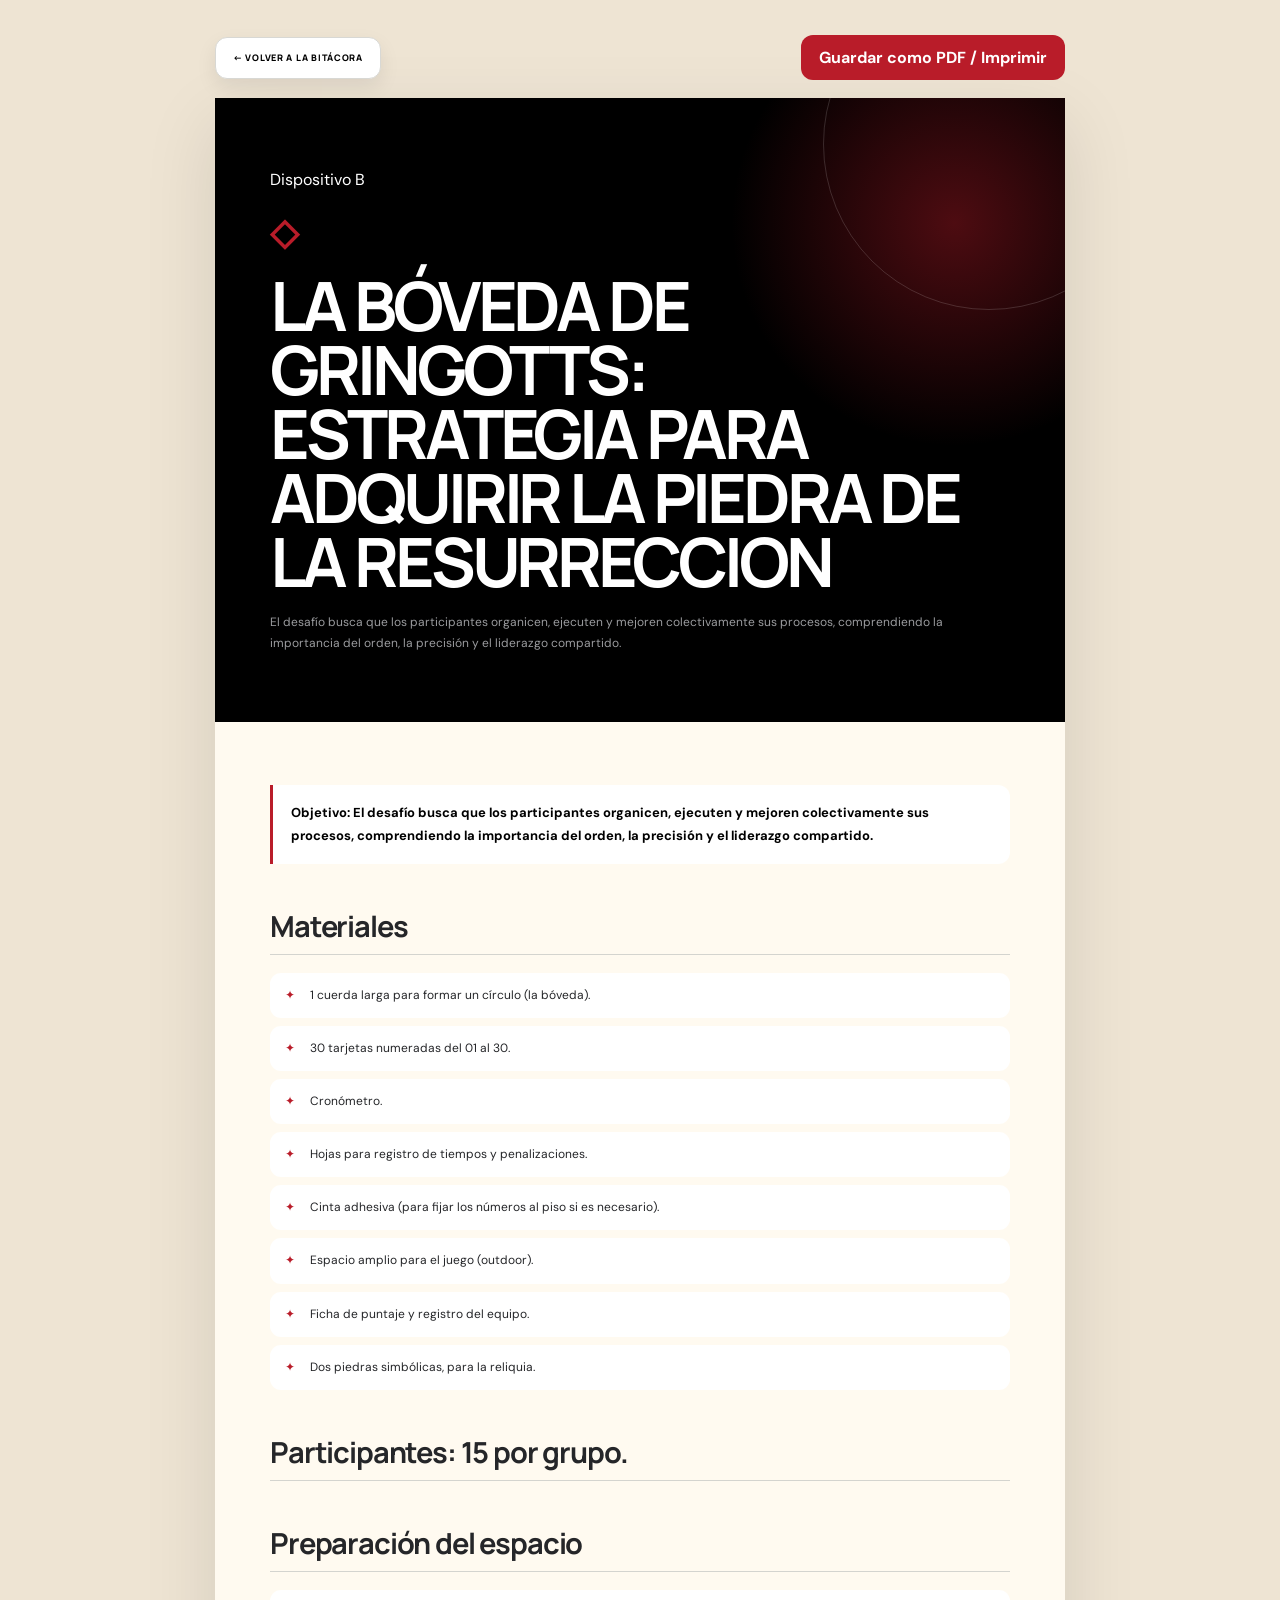
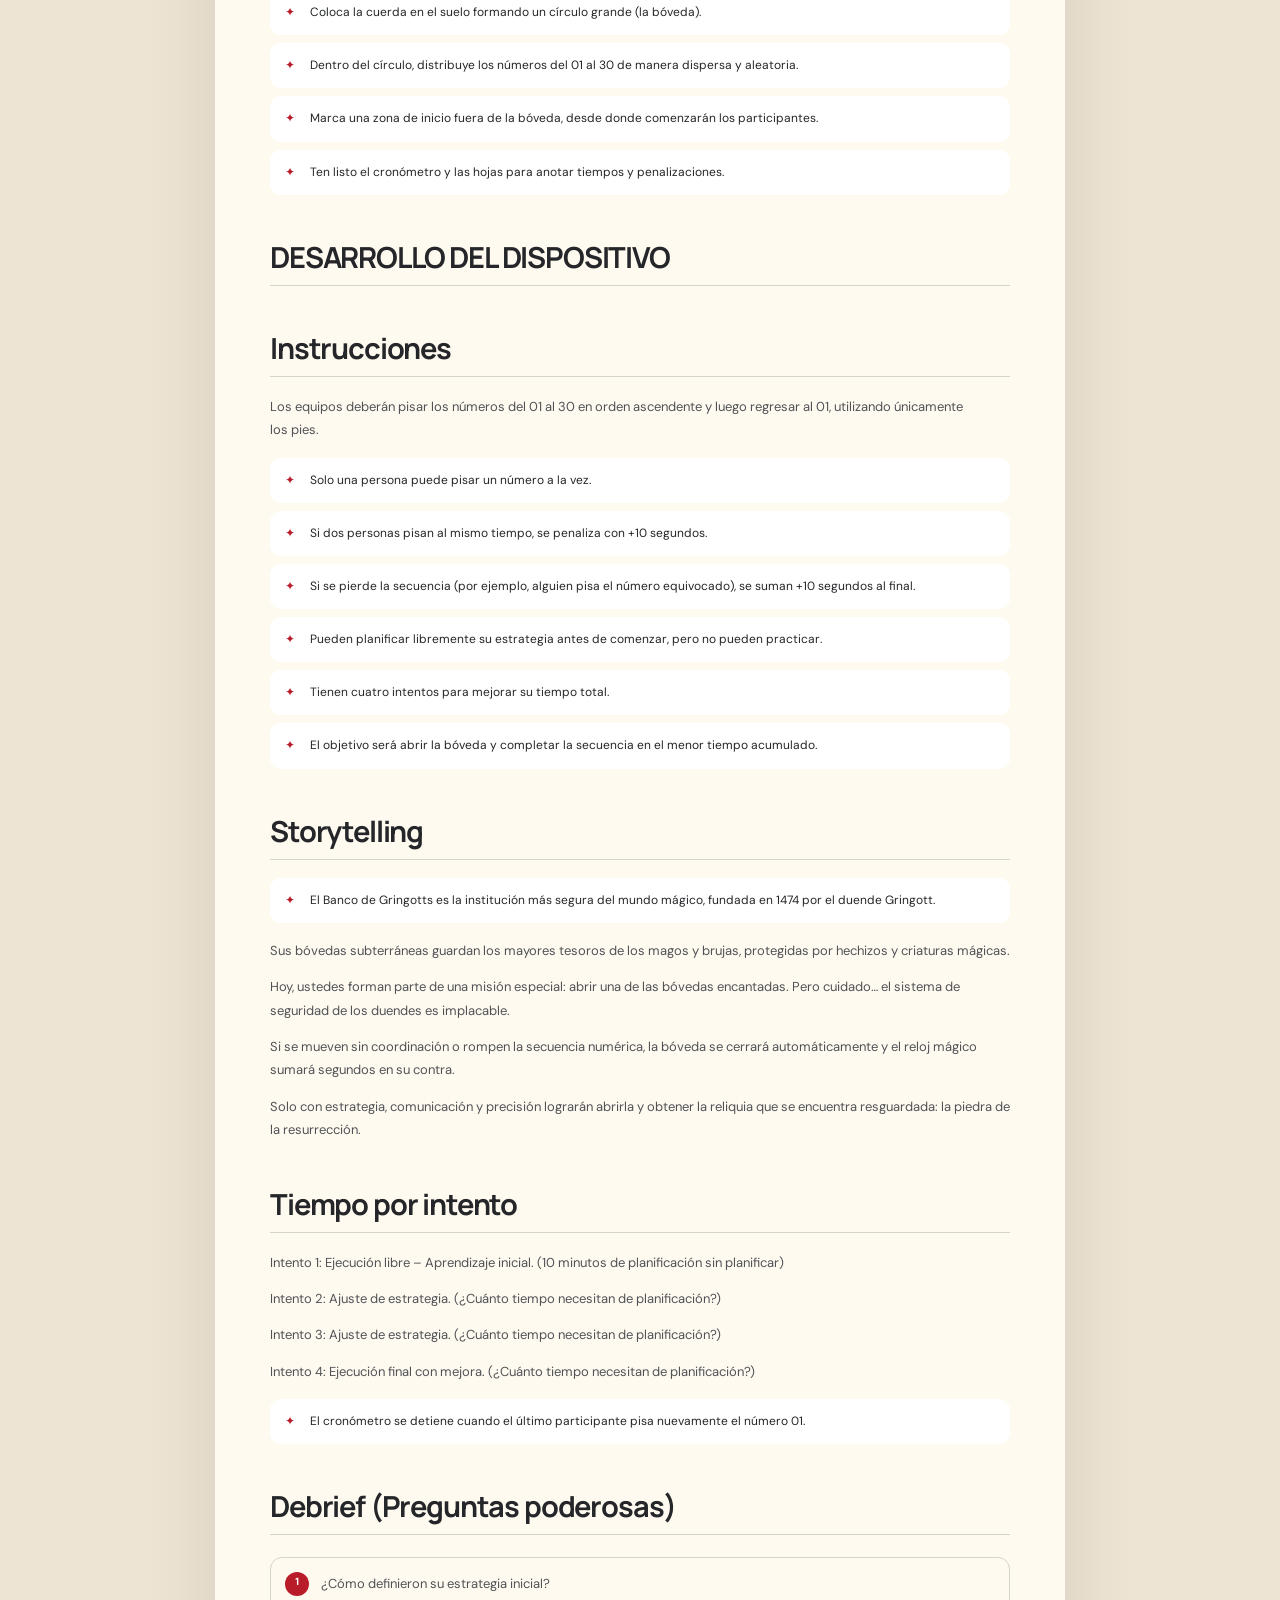
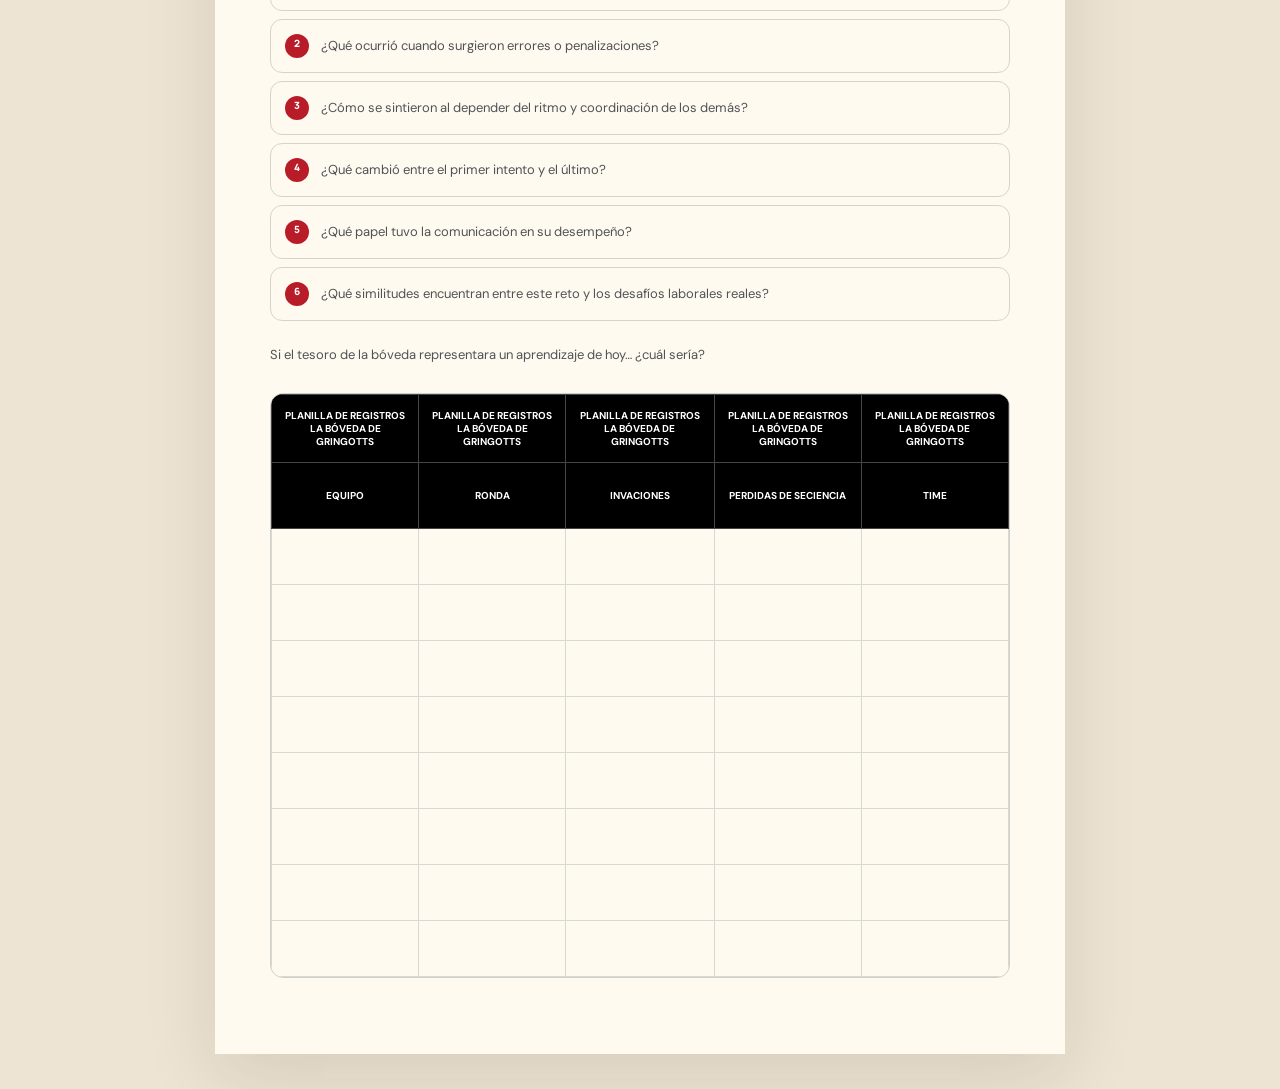
<file: descargas/boveda-gringotts.html>
<!doctype html><html lang="es"><head><meta charset="utf-8"><meta name="viewport" content="width=device-width,initial-scale=1"><title>LA BÓVEDA DE GRINGOTTS: ESTRATEGIA PARA ADQUIRIR LA PIEDRA DE LA RESURRECCION</title><link rel="stylesheet" href="../css/styles.css"><style>body{background:#eee4d3;padding:35px}.sheet{max-width:850px;margin:auto;background:#fffaf0;box-shadow:var(--shadow)}.sheet .detail-banner{padding:55px}.sheet .detail-content{padding:50px 55px}.printbar{max-width:850px;margin:0 auto 18px;display:flex;justify-content:space-between;align-items:center}.printbar button{border:0;border-radius:12px;background:var(--wine);color:white;padding:12px 18px;font-weight:700;cursor:pointer}@media print{body{padding:0;background:white}.printbar{display:none}.sheet{box-shadow:none}.detail-banner{print-color-adjust:exact;-webkit-print-color-adjust:exact}}</style></head><body><div class="printbar"><a href="../index.html">← Volver a la bitácora</a><button onclick="window.print()">Guardar como PDF / Imprimir</button></div><main class="sheet"><header class="detail-banner"><p class="detail-label">Dispositivo B</p><span class="detail-icon">◇</span><h2>LA BÓVEDA DE GRINGOTTS: ESTRATEGIA PARA ADQUIRIR LA PIEDRA DE LA RESURRECCION</h2><p class="detail-summary">El desafío busca que los participantes organicen, ejecuten y mejoren colectivamente sus procesos, comprendiendo la importancia del orden, la precisión y el liderazgo compartido.</p></header><article class="detail-content"><p class="lead">Objetivo: El desafío busca que los participantes organicen, ejecuten y mejoren colectivamente sus procesos, comprendiendo la importancia del orden, la precisión y el liderazgo compartido.</p>
<h2>Materiales</h2>
<ul class="detail-list">
<li>1 cuerda larga para formar un círculo (la bóveda).</li>
<li>30 tarjetas numeradas del 01 al 30.</li>
<li>Cronómetro.</li>
<li>Hojas para registro de tiempos y penalizaciones.</li>
<li>Cinta adhesiva (para fijar los números al piso si es necesario).</li>
<li>Espacio amplio para el juego (outdoor).</li>
<li>Ficha de puntaje y registro del equipo.</li>
<li>Dos piedras simbólicas, para la reliquia.</li>
</ul>
<h2>Participantes: 15 por grupo.</h2>
<h2>Preparación del espacio</h2>
<ul class="detail-list">
<li>Coloca la cuerda en el suelo formando un círculo grande (la bóveda).</li>
<li>Dentro del círculo, distribuye los números del 01 al 30 de manera dispersa y aleatoria.</li>
<li>Marca una zona de inicio fuera de la bóveda, desde donde comenzarán los participantes.</li>
<li>Ten listo el cronómetro y las hojas para anotar tiempos y penalizaciones.</li>
</ul>
<h2>DESARROLLO DEL DISPOSITIVO</h2>
<h2>Instrucciones</h2>
<p class="">Los equipos deberán pisar los números del 01 al 30 en orden ascendente y luego regresar al 01, utilizando únicamente los pies.</p>
<ul class="detail-list">
<li>Solo una persona puede pisar un número a la vez.</li>
<li>Si dos personas pisan al mismo tiempo, se penaliza con +10 segundos.</li>
<li>Si se pierde la secuencia (por ejemplo, alguien pisa el número equivocado), se suman +10 segundos al final.</li>
<li>Pueden planificar libremente su estrategia antes de comenzar, pero no pueden practicar.</li>
<li>Tienen cuatro intentos para mejorar su tiempo total.</li>
<li>El objetivo será abrir la bóveda y completar la secuencia en el menor tiempo acumulado.</li>
</ul>
<h2>Storytelling</h2>
<ul class="detail-list">
<li>El Banco de Gringotts es la institución más segura del mundo mágico, fundada en 1474 por el duende Gringott.</li>
</ul>
<p class="">Sus bóvedas subterráneas guardan los mayores tesoros de los magos y brujas, protegidas por hechizos y criaturas mágicas.</p>
<p class="">Hoy, ustedes forman parte de una misión especial: abrir una de las bóvedas encantadas. Pero cuidado… el sistema de seguridad de los duendes es implacable.</p>
<p class="">Si se mueven sin coordinación o rompen la secuencia numérica, la bóveda se cerrará automáticamente y el reloj mágico sumará segundos en su contra.</p>
<p class="">Solo con estrategia, comunicación y precisión lograrán abrirla y obtener la reliquia que se encuentra resguardada: la piedra de la resurrección.</p>
<h2>Tiempo por intento</h2>
<p class="">Intento 1: Ejecución libre – Aprendizaje inicial. (10 minutos de planificación sin planificar)</p>
<p class="">Intento 2: Ajuste de estrategia. (¿Cuánto tiempo necesitan de planificación?)</p>
<p class="">Intento 3: Ajuste de estrategia. (¿Cuánto tiempo necesitan de planificación?)</p>
<p class="">Intento 4: Ejecución final con mejora. (¿Cuánto tiempo necesitan de planificación?)</p>
<ul class="detail-list">
<li>El cronómetro se detiene cuando el último participante pisa nuevamente el número 01.</li>
</ul>
<h2>Debrief (Preguntas poderosas)</h2>
<div class="questions">
<p><span>?</span>¿Cómo definieron su estrategia inicial?</p>
<p><span>?</span>¿Qué ocurrió cuando surgieron errores o penalizaciones?</p>
<p><span>?</span>¿Cómo se sintieron al depender del ritmo y coordinación de los demás?</p>
<p><span>?</span>¿Qué cambió entre el primer intento y el último?</p>
<p><span>?</span>¿Qué papel tuvo la comunicación en su desempeño?</p>
<p><span>?</span>¿Qué similitudes encuentran entre este reto y los desafíos laborales reales?</p>
</div>
<p class="">Si el tesoro de la bóveda representara un aprendizaje de hoy… ¿cuál sería?</p>
<div class="table-wrap"><table>
<tr><th>PLANILLA DE REGISTROS LA BÓVEDA DE GRINGOTTS</th><th>PLANILLA DE REGISTROS LA BÓVEDA DE GRINGOTTS</th><th>PLANILLA DE REGISTROS LA BÓVEDA DE GRINGOTTS</th><th>PLANILLA DE REGISTROS LA BÓVEDA DE GRINGOTTS</th><th>PLANILLA DE REGISTROS LA BÓVEDA DE GRINGOTTS</th></tr>
<tr><th>EQUIPO</th><th>RONDA</th><th>INVACIONES</th><th>PERDIDAS DE SECIENCIA</th><th>TIME</th></tr>
<tr><td></td><td></td><td></td><td></td><td></td></tr>
<tr><td></td><td></td><td></td><td></td><td></td></tr>
<tr><td></td><td></td><td></td><td></td><td></td></tr>
<tr><td></td><td></td><td></td><td></td><td></td></tr>
<tr><td></td><td></td><td></td><td></td><td></td></tr>
<tr><td></td><td></td><td></td><td></td><td></td></tr>
<tr><td></td><td></td><td></td><td></td><td></td></tr>
<tr><td></td><td></td><td></td><td></td><td></td></tr>
</table></div></article></main></body></html>
</file>
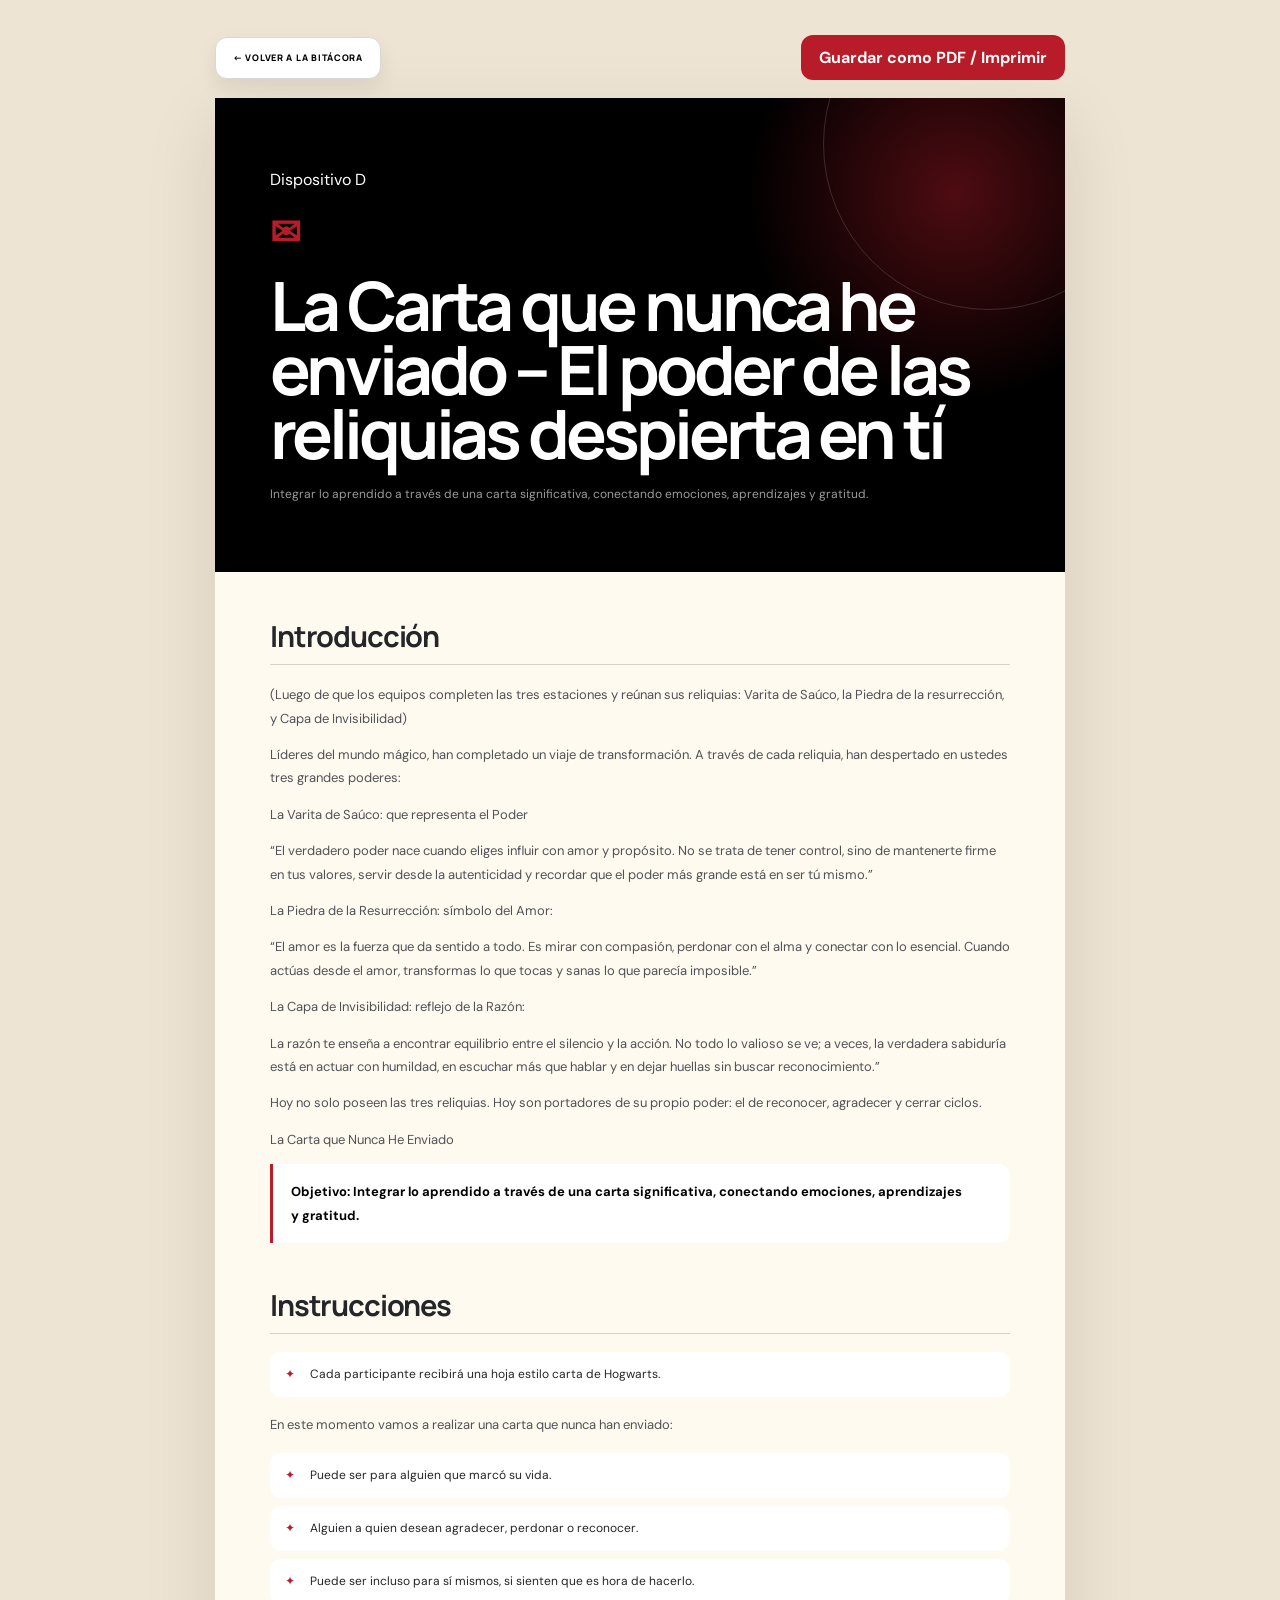
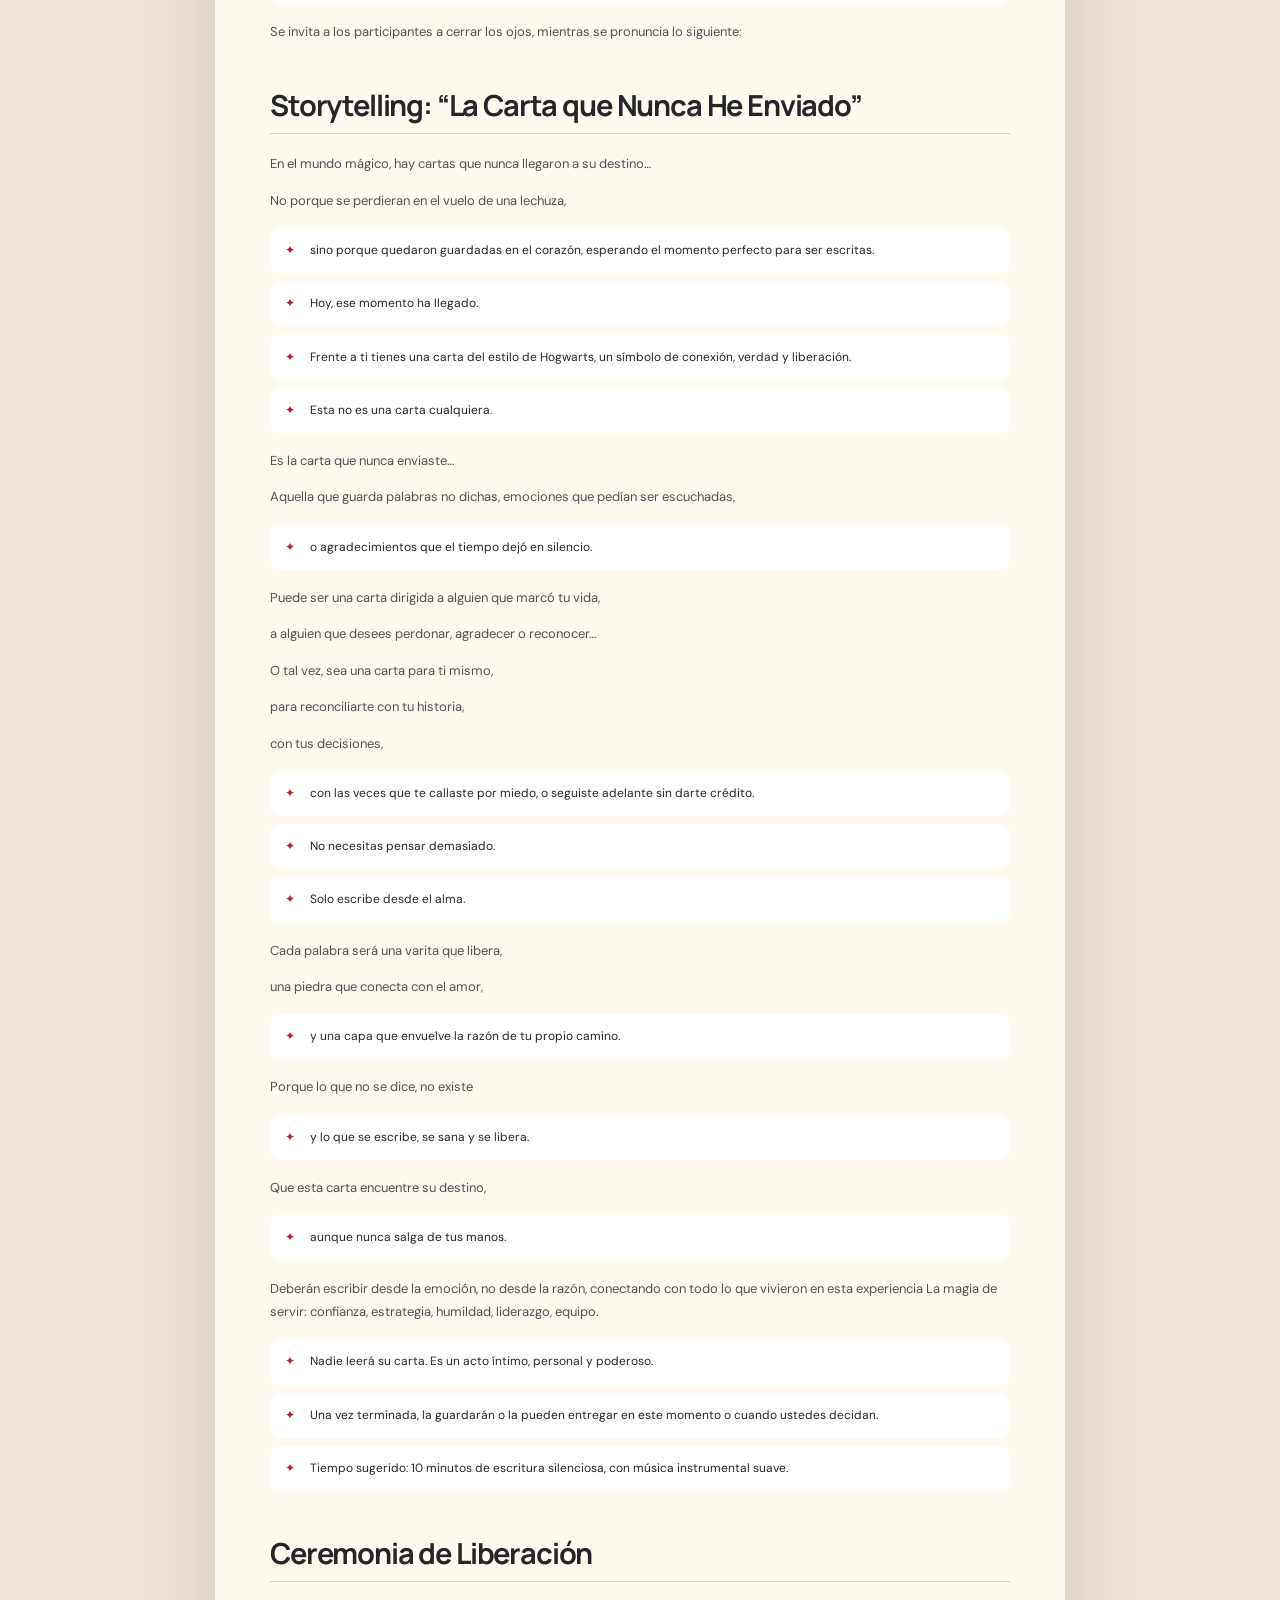
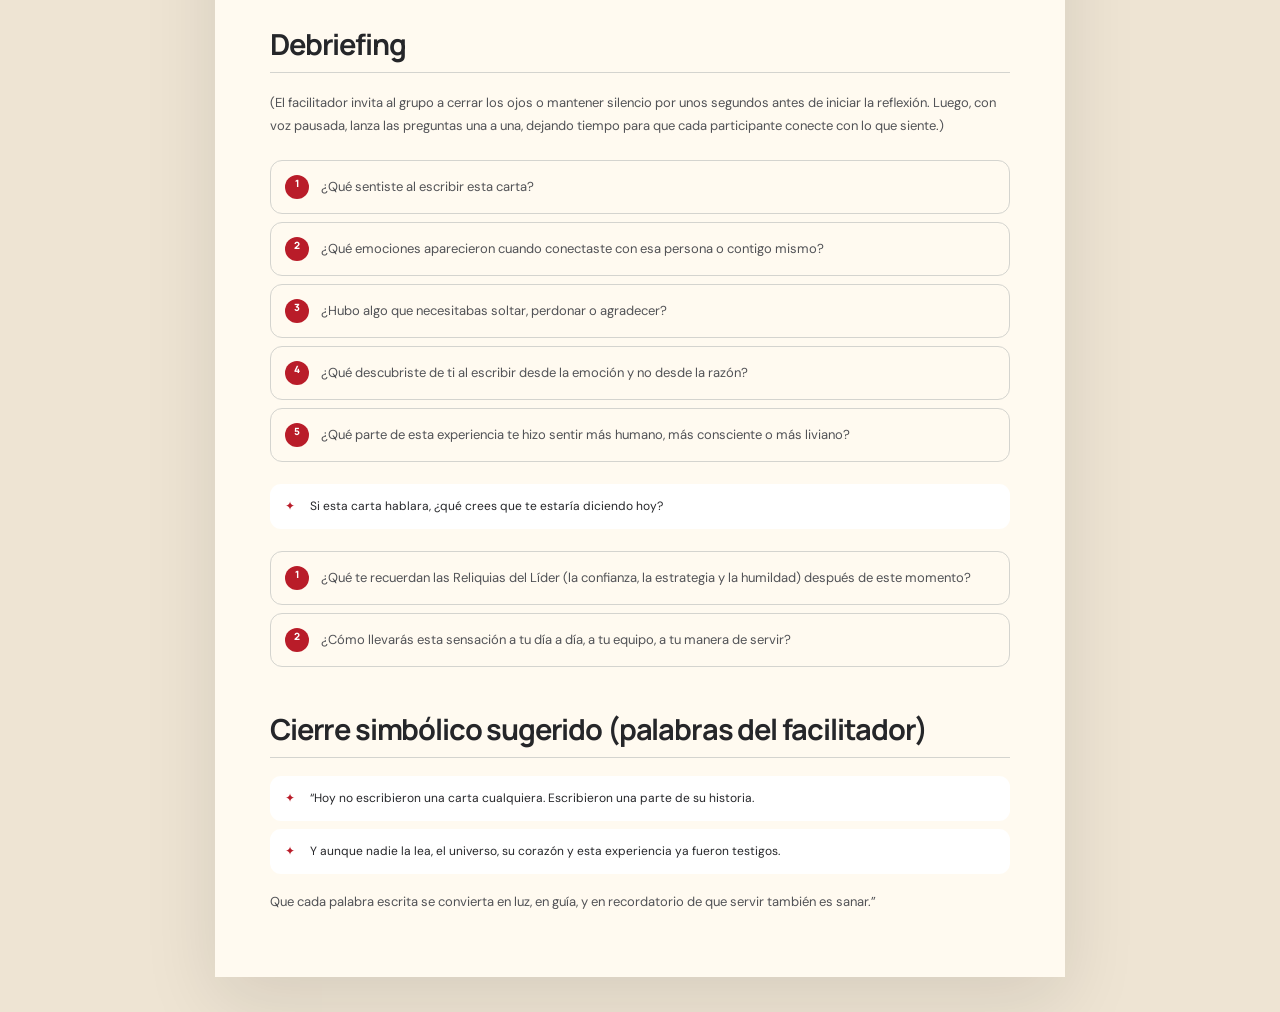
<file: descargas/carta-nunca-enviada.html>
<!doctype html><html lang="es"><head><meta charset="utf-8"><meta name="viewport" content="width=device-width,initial-scale=1"><title>La Carta que nunca he enviado – El poder de las reliquias despierta en tí</title><link rel="stylesheet" href="../css/styles.css"><style>body{background:#eee4d3;padding:35px}.sheet{max-width:850px;margin:auto;background:#fffaf0;box-shadow:var(--shadow)}.sheet .detail-banner{padding:55px}.sheet .detail-content{padding:50px 55px}.printbar{max-width:850px;margin:0 auto 18px;display:flex;justify-content:space-between;align-items:center}.printbar button{border:0;border-radius:12px;background:var(--wine);color:white;padding:12px 18px;font-weight:700;cursor:pointer}@media print{body{padding:0;background:white}.printbar{display:none}.sheet{box-shadow:none}.detail-banner{print-color-adjust:exact;-webkit-print-color-adjust:exact}}</style></head><body><div class="printbar"><a href="../index.html">← Volver a la bitácora</a><button onclick="window.print()">Guardar como PDF / Imprimir</button></div><main class="sheet"><header class="detail-banner"><p class="detail-label">Dispositivo D</p><span class="detail-icon">✉</span><h2>La Carta que nunca he enviado – El poder de las reliquias despierta en tí</h2><p class="detail-summary">Integrar lo aprendido a través de una carta significativa, conectando emociones, aprendizajes y gratitud.</p></header><article class="detail-content"><h2>Introducción</h2>
<p class="">(Luego de que los equipos completen las tres estaciones y reúnan sus reliquias: Varita de Saúco, la Piedra de la resurrección, y Capa de Invisibilidad)</p>
<p class="">Líderes del mundo mágico, han completado un viaje de transformación. A través de cada reliquia, han despertado en ustedes tres grandes poderes:</p>
<p class="">La Varita de Saúco: que representa el Poder</p>
<p class="">“El verdadero poder nace cuando eliges influir con amor y propósito. No se trata de tener control, sino de mantenerte firme en tus valores, servir desde la autenticidad y recordar que el poder más grande está en ser tú mismo.”</p>
<p class="">La Piedra de la Resurrección: símbolo del Amor:</p>
<p class="">“El amor es la fuerza que da sentido a todo. Es mirar con compasión, perdonar con el alma y conectar con lo esencial. Cuando actúas desde el amor, transformas lo que tocas y sanas lo que parecía imposible.”</p>
<p class="">La Capa de Invisibilidad: reflejo de la Razón:</p>
<p class="">La razón te enseña a encontrar equilibrio entre el silencio y la acción. No todo lo valioso se ve; a veces, la verdadera sabiduría está en actuar con humildad, en escuchar más que hablar y en dejar huellas sin buscar reconocimiento.”</p>
<p class="">Hoy no solo poseen las tres reliquias. Hoy son portadores de su propio poder: el de reconocer, agradecer y cerrar ciclos.</p>
<p class="">La Carta que Nunca He Enviado</p>
<p class="lead">Objetivo: Integrar lo aprendido a través de una carta significativa, conectando emociones, aprendizajes y gratitud.</p>
<h2>Instrucciones</h2>
<ul class="detail-list">
<li>Cada participante recibirá una hoja estilo carta de Hogwarts.</li>
</ul>
<p class="">En este momento vamos a realizar una carta que nunca han enviado:</p>
<ul class="detail-list">
<li>Puede ser para alguien que marcó su vida.</li>
<li>Alguien a quien desean agradecer, perdonar o reconocer.</li>
<li>Puede ser incluso para sí mismos, si sienten que es hora de hacerlo.</li>
</ul>
<p class="">Se invita a los participantes a cerrar los ojos, mientras se pronuncia lo siguiente:</p>
<h2>Storytelling: “La Carta que Nunca He Enviado”</h2>
<p class="">En el mundo mágico, hay cartas que nunca llegaron a su destino…</p>
<p class="">No porque se perdieran en el vuelo de una lechuza,</p>
<ul class="detail-list">
<li>sino porque quedaron guardadas en el corazón, esperando el momento perfecto para ser escritas.</li>
<li>Hoy, ese momento ha llegado.</li>
<li>Frente a ti tienes una carta del estilo de Hogwarts, un símbolo de conexión, verdad y liberación.</li>
<li>Esta no es una carta cualquiera.</li>
</ul>
<p class="">Es la carta que nunca enviaste…</p>
<p class="">Aquella que guarda palabras no dichas, emociones que pedían ser escuchadas,</p>
<ul class="detail-list">
<li>o agradecimientos que el tiempo dejó en silencio.</li>
</ul>
<p class="">Puede ser una carta dirigida a alguien que marcó tu vida,</p>
<p class="">a alguien que desees perdonar, agradecer o reconocer…</p>
<p class="">O tal vez, sea una carta para ti mismo,</p>
<p class="">para reconciliarte con tu historia,</p>
<p class="">con tus decisiones,</p>
<ul class="detail-list">
<li>con las veces que te callaste por miedo, o seguiste adelante sin darte crédito.</li>
<li>No necesitas pensar demasiado.</li>
<li>Solo escribe desde el alma.</li>
</ul>
<p class="">Cada palabra será una varita que libera,</p>
<p class="">una piedra que conecta con el amor,</p>
<ul class="detail-list">
<li>y una capa que envuelve la razón de tu propio camino.</li>
</ul>
<p class="">Porque lo que no se dice, no existe</p>
<ul class="detail-list">
<li>y lo que se escribe, se sana y se libera.</li>
</ul>
<p class="">Que esta carta encuentre su destino,</p>
<ul class="detail-list">
<li>aunque nunca salga de tus manos.</li>
</ul>
<p class="">Deberán escribir desde la emoción, no desde la razón, conectando con todo lo que vivieron en esta experiencia La magia de servir: confianza, estrategia, humildad, liderazgo, equipo.</p>
<ul class="detail-list">
<li>Nadie leerá su carta. Es un acto íntimo, personal y poderoso.</li>
<li>Una vez terminada, la guardarán o la pueden entregar en este momento o cuando ustedes decidan.</li>
<li>Tiempo sugerido: 10 minutos de escritura silenciosa, con música instrumental suave.</li>
</ul>
<h2>Ceremonia de Liberación</h2>
<h2>Debriefing</h2>
<p class="">(El facilitador invita al grupo a cerrar los ojos o mantener silencio por unos segundos antes de iniciar la reflexión. Luego, con voz pausada, lanza las preguntas una a una, dejando tiempo para que cada participante conecte con lo que siente.)</p>
<div class="questions">
<p><span>?</span>¿Qué sentiste al escribir esta carta?</p>
<p><span>?</span>¿Qué emociones aparecieron cuando conectaste con esa persona o contigo mismo?</p>
<p><span>?</span>¿Hubo algo que necesitabas soltar, perdonar o agradecer?</p>
<p><span>?</span>¿Qué descubriste de ti al escribir desde la emoción y no desde la razón?</p>
<p><span>?</span>¿Qué parte de esta experiencia te hizo sentir más humano, más consciente o más liviano?</p>
</div>
<ul class="detail-list">
<li>Si esta carta hablara, ¿qué crees que te estaría diciendo hoy?</li>
</ul>
<div class="questions">
<p><span>?</span>¿Qué te recuerdan las Reliquias del Líder (la confianza, la estrategia y la humildad) después de este momento?</p>
<p><span>?</span>¿Cómo llevarás esta sensación a tu día a día, a tu equipo, a tu manera de servir?</p>
</div>
<h2>Cierre simbólico sugerido (palabras del facilitador)</h2>
<ul class="detail-list">
<li>“Hoy no escribieron una carta cualquiera. Escribieron una parte de su historia.</li>
<li>Y aunque nadie la lea, el universo, su corazón y esta experiencia ya fueron testigos.</li>
</ul>
<p class="">Que cada palabra escrita se convierta en luz, en guía, y en recordatorio de que servir también es sanar.”</p></article></main></body></html>
</file>
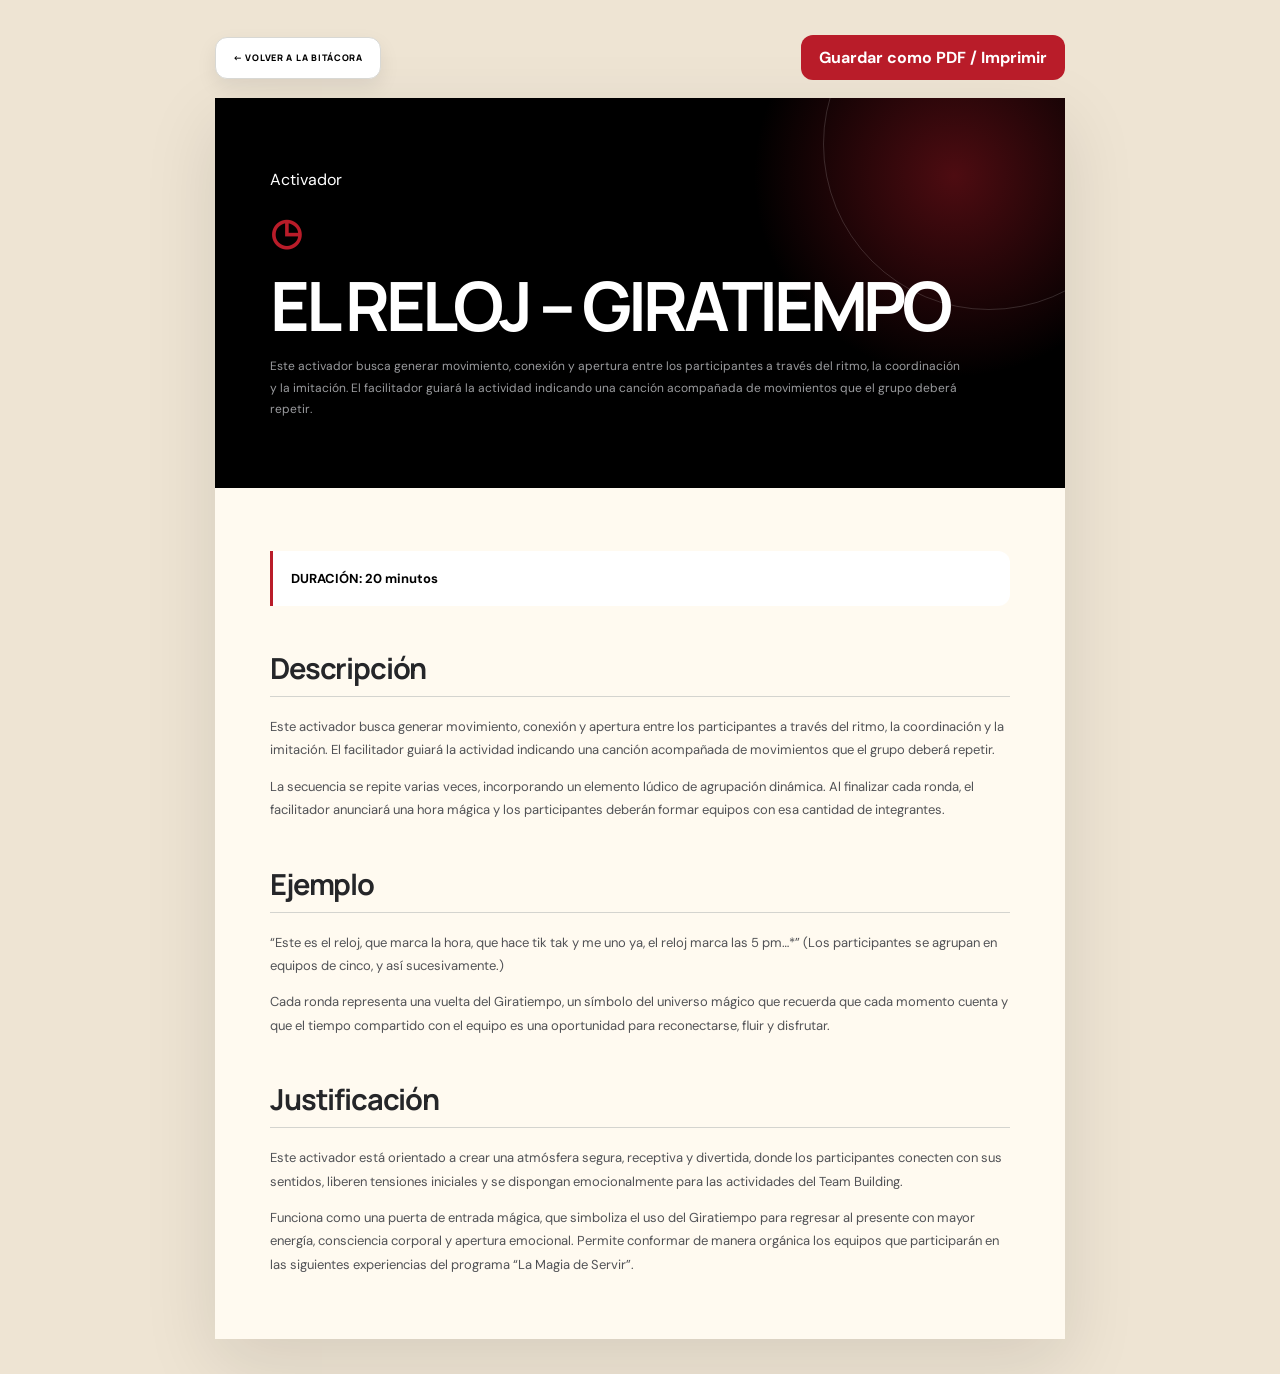
<file: descargas/el-reloj-giratiempo.html>
<!doctype html><html lang="es"><head><meta charset="utf-8"><meta name="viewport" content="width=device-width,initial-scale=1"><title>EL RELOJ – GIRATIEMPO</title><link rel="stylesheet" href="../css/styles.css"><style>body{background:#eee4d3;padding:35px}.sheet{max-width:850px;margin:auto;background:#fffaf0;box-shadow:var(--shadow)}.sheet .detail-banner{padding:55px}.sheet .detail-content{padding:50px 55px}.printbar{max-width:850px;margin:0 auto 18px;display:flex;justify-content:space-between;align-items:center}.printbar button{border:0;border-radius:12px;background:var(--wine);color:white;padding:12px 18px;font-weight:700;cursor:pointer}@media print{body{padding:0;background:white}.printbar{display:none}.sheet{box-shadow:none}.detail-banner{print-color-adjust:exact;-webkit-print-color-adjust:exact}}</style></head><body><div class="printbar"><a href="../index.html">← Volver a la bitácora</a><button onclick="window.print()">Guardar como PDF / Imprimir</button></div><main class="sheet"><header class="detail-banner"><p class="detail-label">Activador</p><span class="detail-icon">◷</span><h2>EL RELOJ – GIRATIEMPO</h2><p class="detail-summary">Este activador busca generar movimiento, conexión y apertura entre los participantes a través del ritmo, la coordinación y la imitación. El facilitador guiará la actividad indicando una canción acompañada de movimientos que el grupo deberá repetir.</p></header><article class="detail-content"><p class="lead">DURACIÓN: 20 minutos</p>
<h2>Descripción</h2>
<p class="">Este activador busca generar movimiento, conexión y apertura entre los participantes a través del ritmo, la coordinación y la imitación. El facilitador guiará la actividad indicando una canción acompañada de movimientos que el grupo deberá repetir.</p>
<p class="">La secuencia se repite varias veces, incorporando un elemento lúdico de agrupación dinámica. Al finalizar cada ronda, el facilitador anunciará una hora mágica y los participantes deberán formar equipos con esa cantidad de integrantes.</p>
<h2>Ejemplo</h2>
<p class="">“Este es el reloj, que marca la hora, que hace tik tak y me uno ya, el reloj marca las 5 pm…*” (Los participantes se agrupan en equipos de cinco, y así sucesivamente.)</p>
<p class="">Cada ronda representa una vuelta del Giratiempo, un símbolo del universo mágico que recuerda que cada momento cuenta y que el tiempo compartido con el equipo es una oportunidad para reconectarse, fluir y disfrutar.</p>
<h2>Justificación</h2>
<p class="">Este activador está orientado a crear una atmósfera segura, receptiva y divertida, donde los participantes conecten con sus sentidos, liberen tensiones iniciales y se dispongan emocionalmente para las actividades del Team Building.</p>
<p class="">Funciona como una puerta de entrada mágica, que simboliza el uso del Giratiempo para regresar al presente con mayor energía, consciencia corporal y apertura emocional. Permite conformar de manera orgánica los equipos que participarán en las siguientes experiencias del programa “La Magia de Servir”.</p></article></main></body></html>
</file>
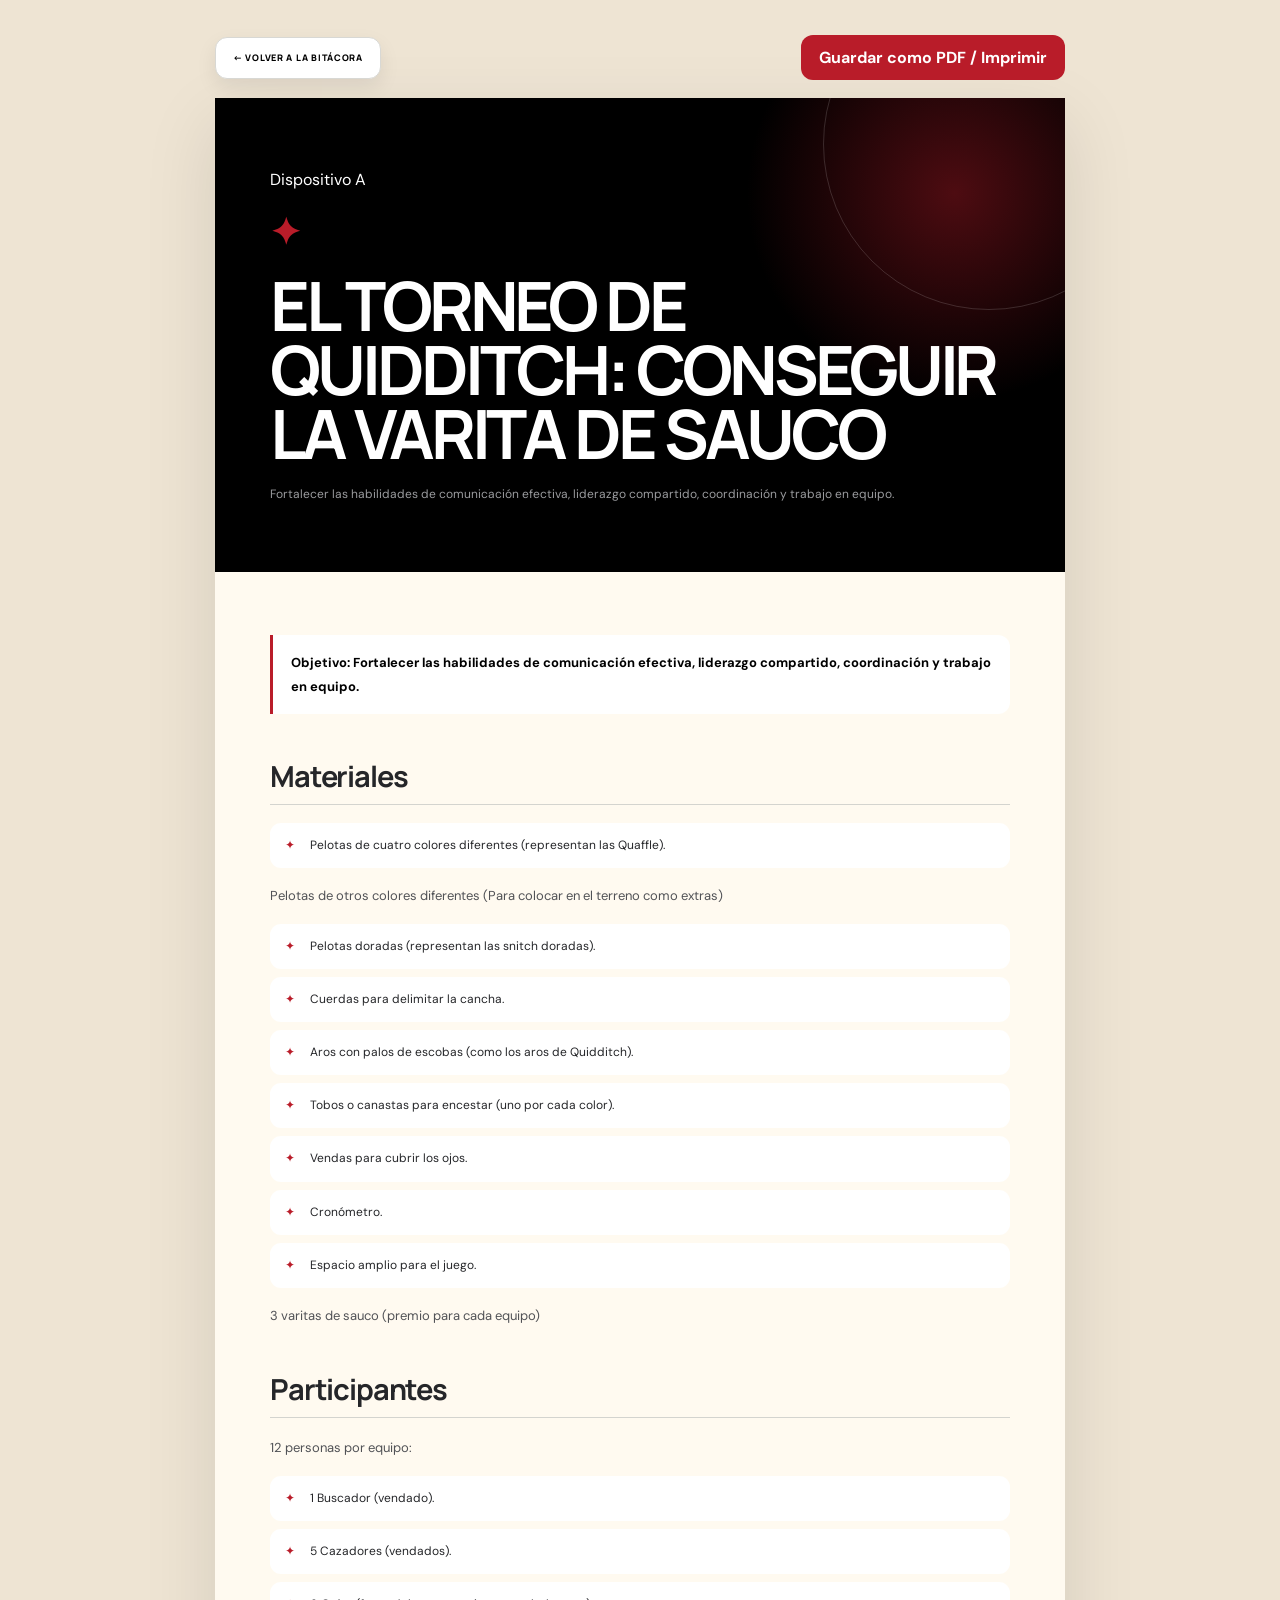
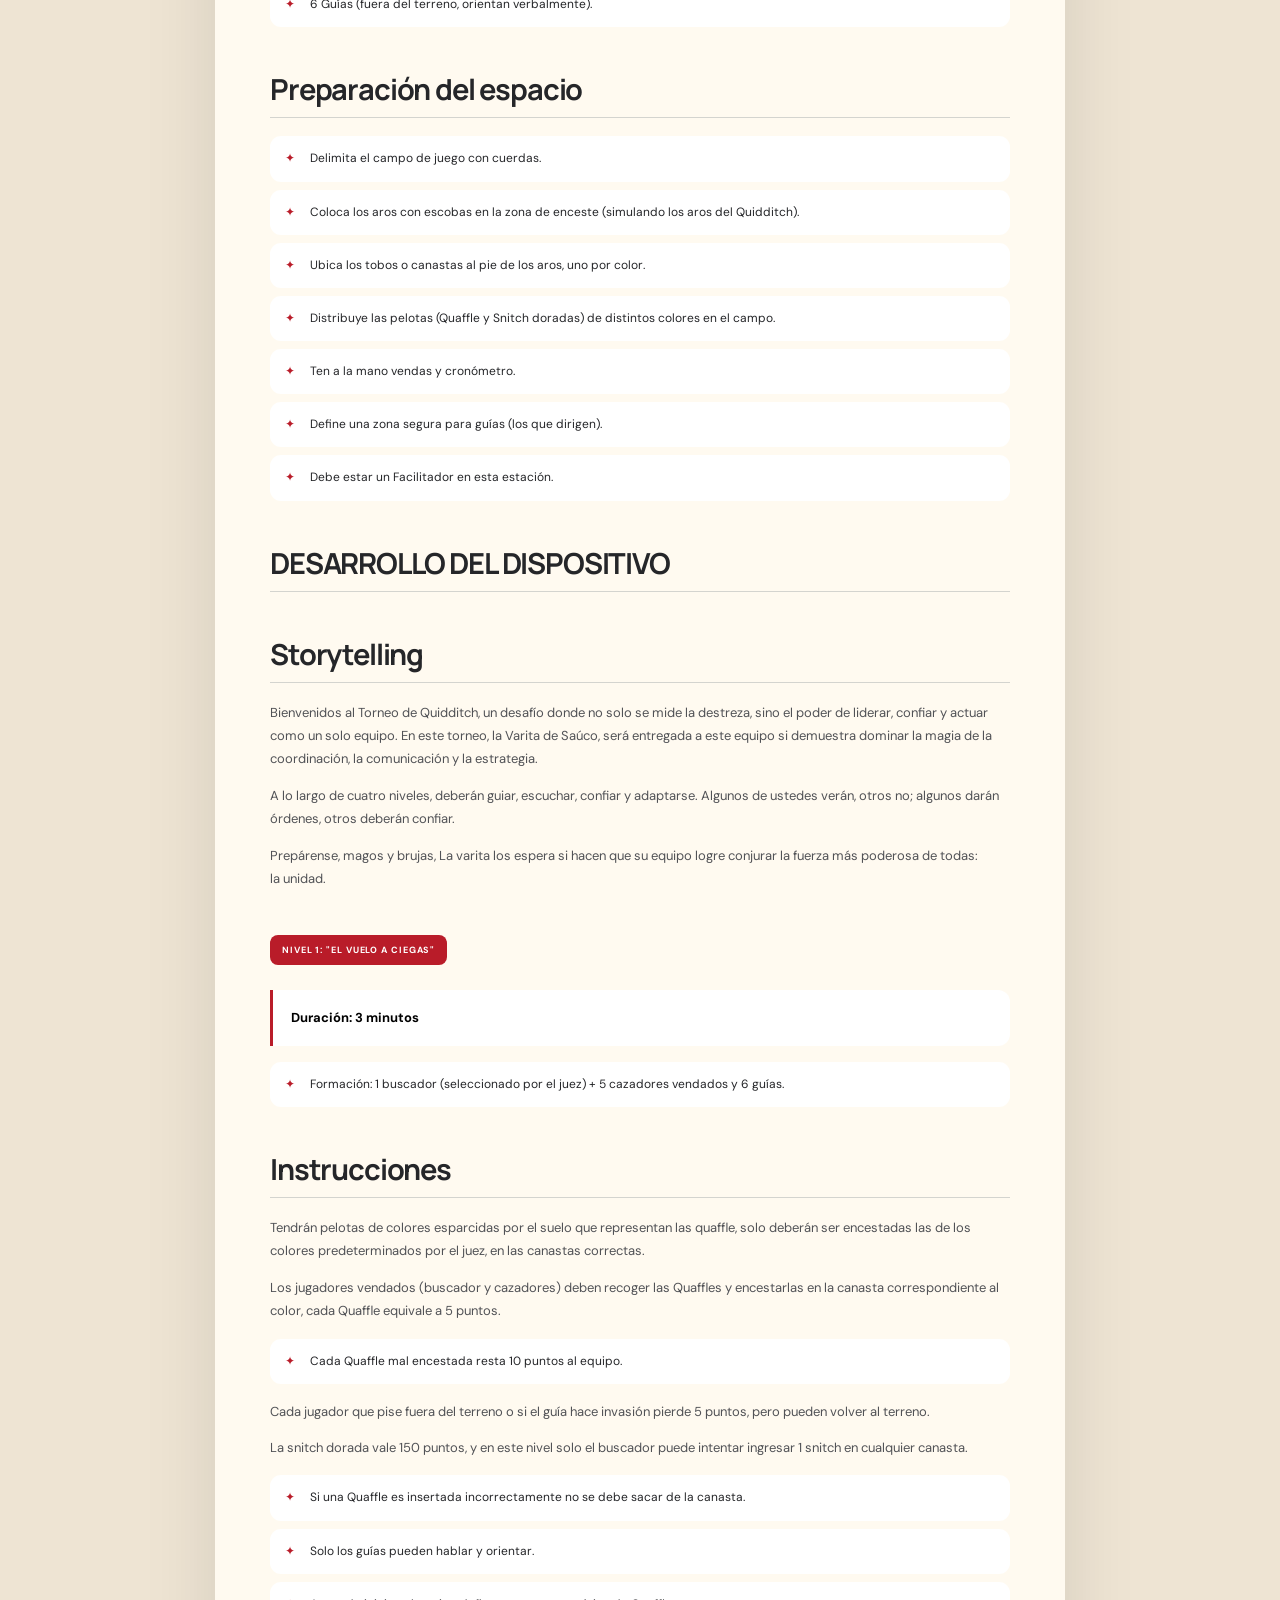
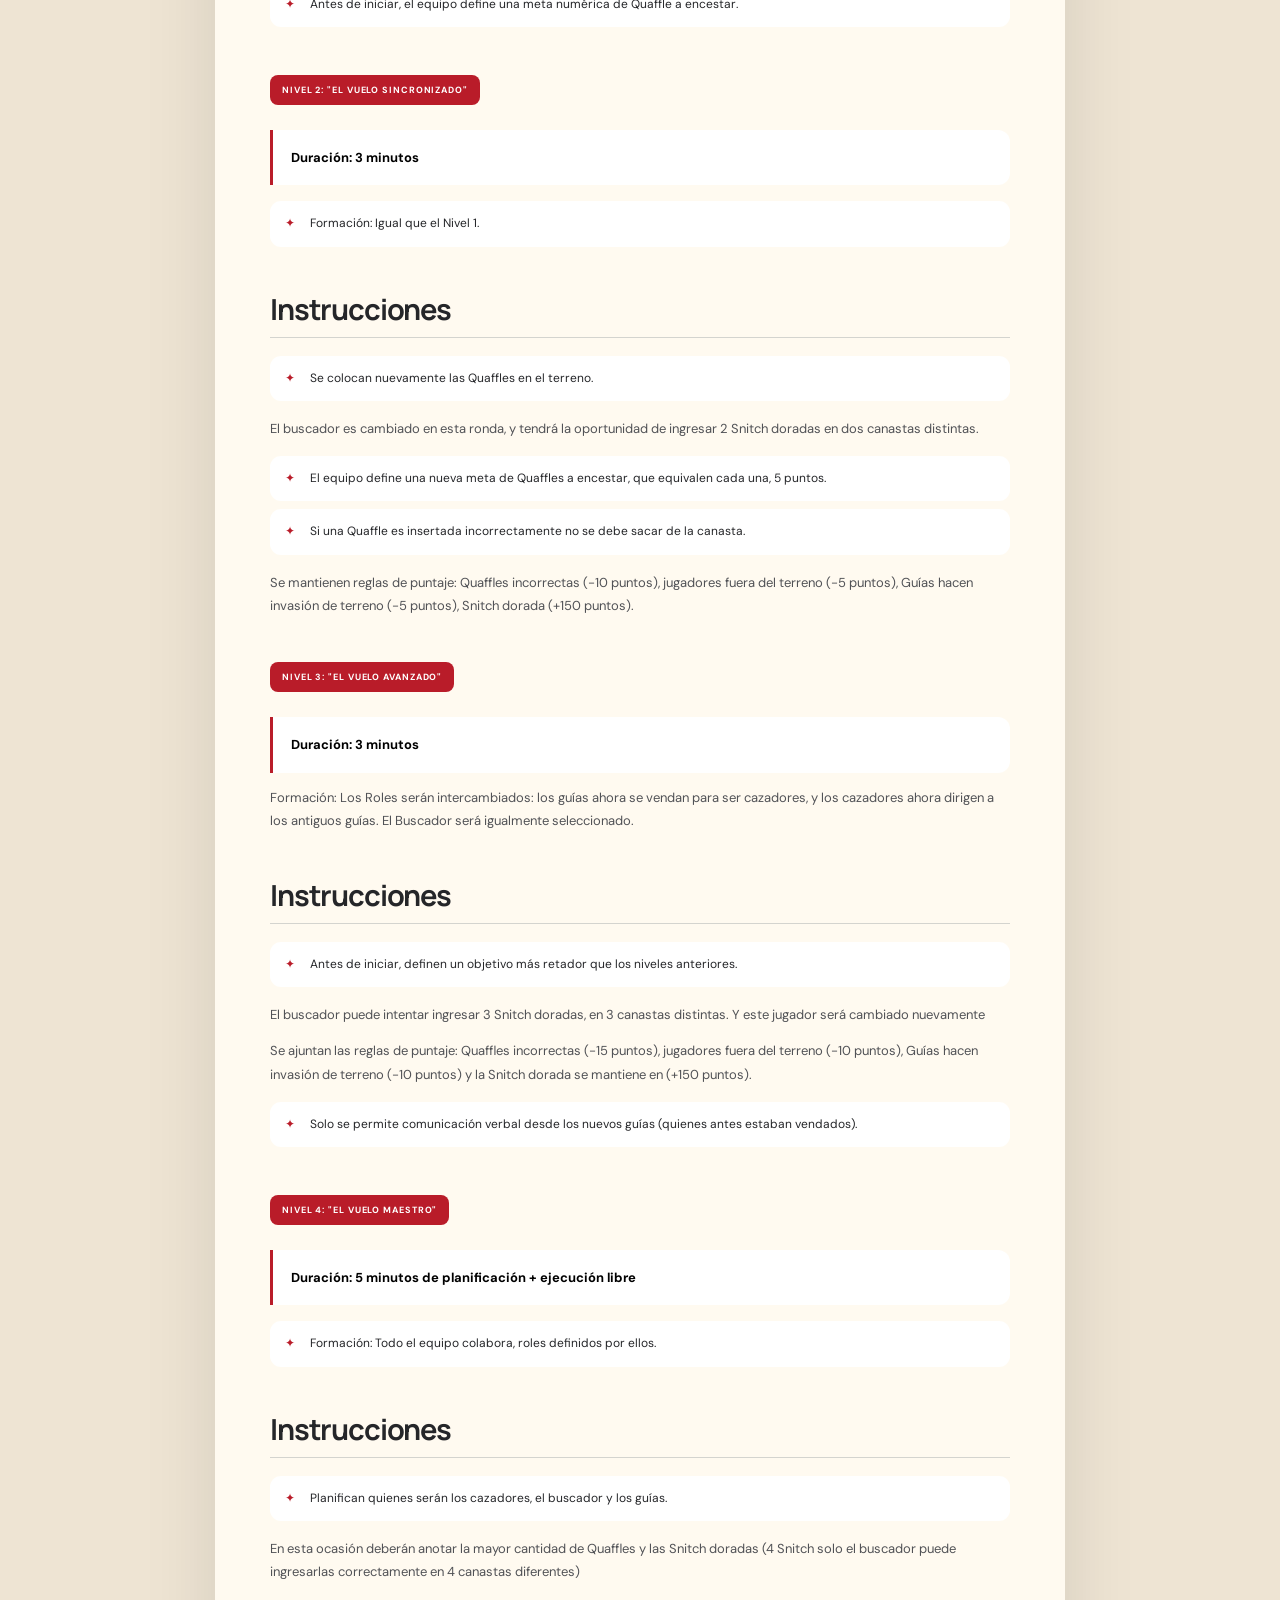
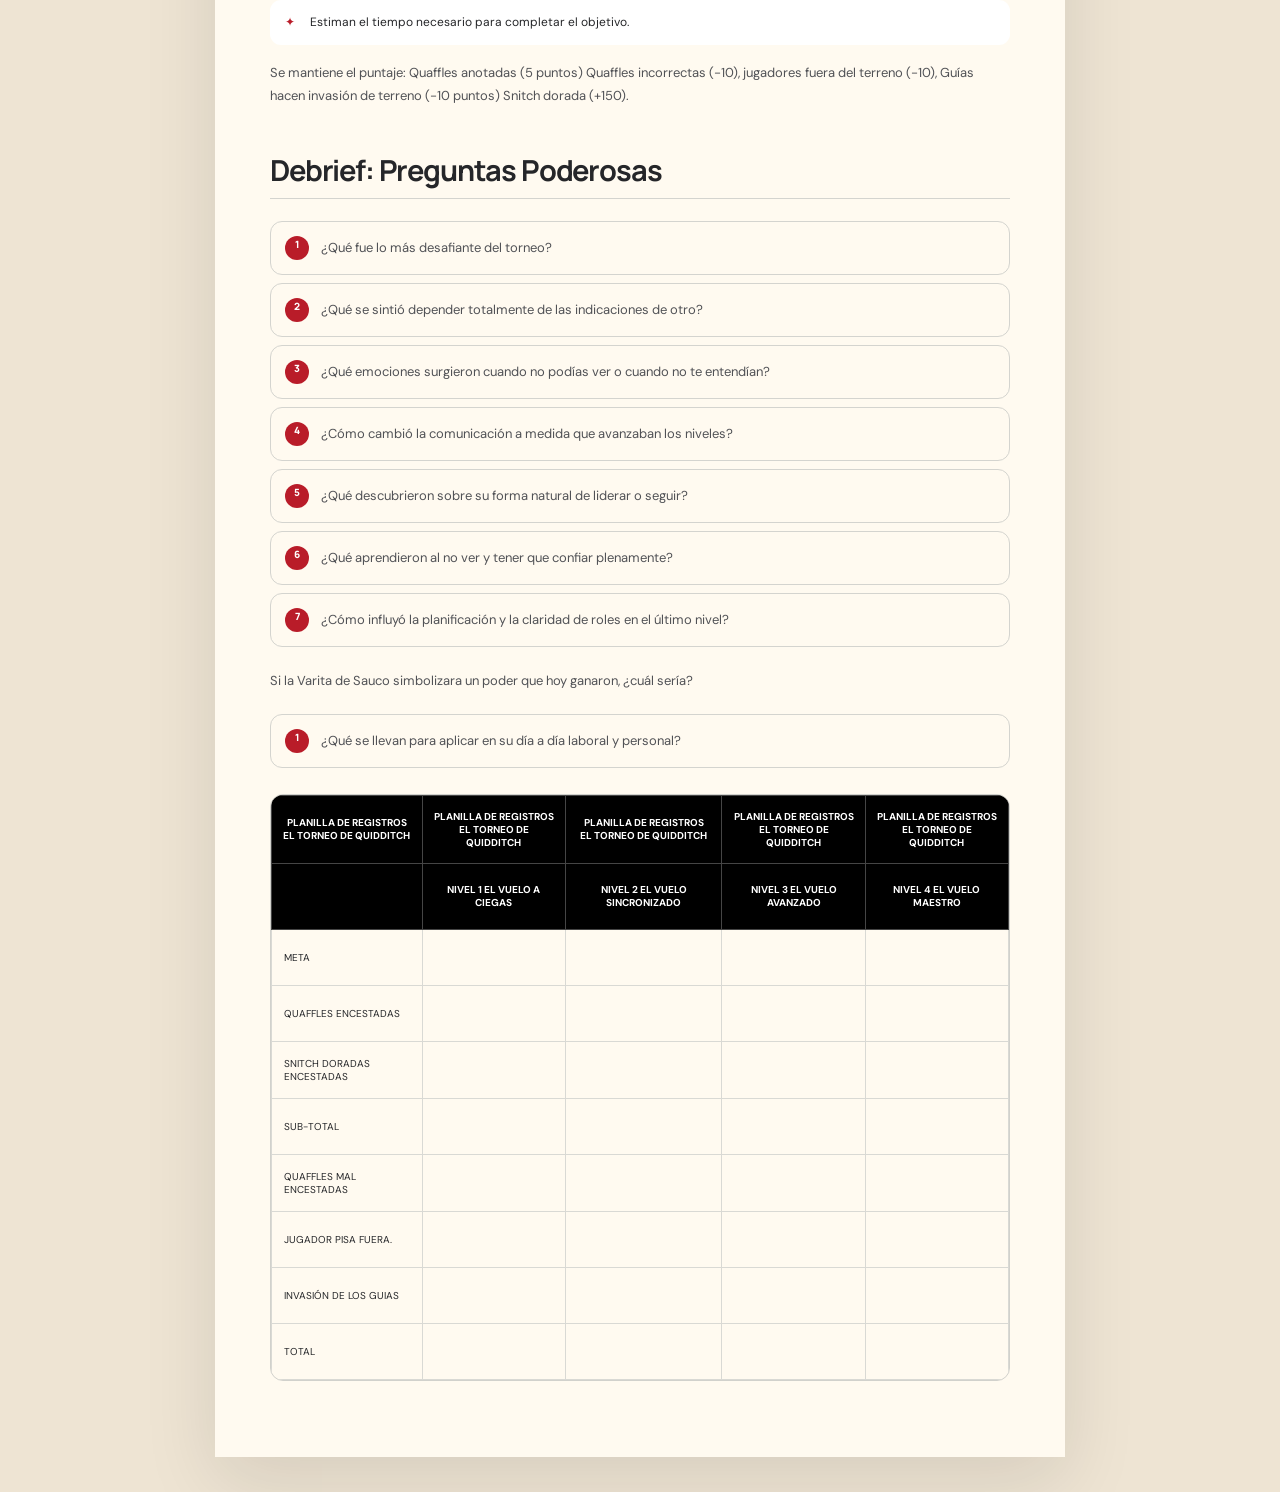
<file: descargas/torneo-quidditch.html>
<!doctype html><html lang="es"><head><meta charset="utf-8"><meta name="viewport" content="width=device-width,initial-scale=1"><title>EL TORNEO DE QUIDDITCH: CONSEGUIR LA VARITA DE SAUCO</title><link rel="stylesheet" href="../css/styles.css"><style>body{background:#eee4d3;padding:35px}.sheet{max-width:850px;margin:auto;background:#fffaf0;box-shadow:var(--shadow)}.sheet .detail-banner{padding:55px}.sheet .detail-content{padding:50px 55px}.printbar{max-width:850px;margin:0 auto 18px;display:flex;justify-content:space-between;align-items:center}.printbar button{border:0;border-radius:12px;background:var(--wine);color:white;padding:12px 18px;font-weight:700;cursor:pointer}@media print{body{padding:0;background:white}.printbar{display:none}.sheet{box-shadow:none}.detail-banner{print-color-adjust:exact;-webkit-print-color-adjust:exact}}</style></head><body><div class="printbar"><a href="../index.html">← Volver a la bitácora</a><button onclick="window.print()">Guardar como PDF / Imprimir</button></div><main class="sheet"><header class="detail-banner"><p class="detail-label">Dispositivo A</p><span class="detail-icon">✦</span><h2>EL TORNEO DE QUIDDITCH: CONSEGUIR LA VARITA DE SAUCO</h2><p class="detail-summary">Fortalecer las habilidades de comunicación efectiva, liderazgo compartido, coordinación y trabajo en equipo.</p></header><article class="detail-content"><p class="lead">Objetivo: Fortalecer las habilidades de comunicación efectiva, liderazgo compartido, coordinación y trabajo en equipo.</p>
<h2>Materiales</h2>
<ul class="detail-list">
<li>Pelotas de cuatro colores diferentes (representan las Quaffle).</li>
</ul>
<p class="">Pelotas de otros colores diferentes (Para colocar en el terreno como extras)</p>
<ul class="detail-list">
<li>Pelotas doradas (representan las snitch doradas).</li>
<li>Cuerdas para delimitar la cancha.</li>
<li>Aros con palos de escobas (como los aros de Quidditch).</li>
<li>Tobos o canastas para encestar (uno por cada color).</li>
<li>Vendas para cubrir los ojos.</li>
<li>Cronómetro.</li>
<li>Espacio amplio para el juego.</li>
</ul>
<p class="">3 varitas de sauco (premio para cada equipo)</p>
<h2>Participantes</h2>
<p class="">12 personas por equipo:</p>
<ul class="detail-list">
<li>1 Buscador (vendado).</li>
<li>5 Cazadores (vendados).</li>
<li>6 Guías (fuera del terreno, orientan verbalmente).</li>
</ul>
<h2>Preparación del espacio</h2>
<ul class="detail-list">
<li>Delimita el campo de juego con cuerdas.</li>
<li>Coloca los aros con escobas en la zona de enceste (simulando los aros del Quidditch).</li>
<li>Ubica los tobos o canastas al pie de los aros, uno por color.</li>
<li>Distribuye las pelotas (Quaffle y Snitch doradas) de distintos colores en el campo.</li>
<li>Ten a la mano vendas y cronómetro.</li>
<li>Define una zona segura para guías (los que dirigen).</li>
<li>Debe estar un Facilitador en esta estación.</li>
</ul>
<h2>DESARROLLO DEL DISPOSITIVO</h2>
<h2>Storytelling</h2>
<p class="">Bienvenidos al Torneo de Quidditch, un desafío donde no solo se mide la destreza, sino el poder de liderar, confiar y actuar como un solo equipo. En este torneo, la Varita de Saúco, será entregada a este equipo si demuestra dominar la magia de la coordinación, la comunicación y la estrategia.</p>
<p class="">A lo largo de cuatro niveles, deberán guiar, escuchar, confiar y adaptarse. Algunos de ustedes verán, otros no; algunos darán órdenes, otros deberán confiar.</p>
<p class="">Prepárense, magos y brujas, La varita los espera si hacen que su equipo logre conjurar la fuerza más poderosa de todas: la unidad.</p>
<h3>Nivel 1: &quot;El VUELO A CIEGAS&quot;</h3>
<p class="lead">Duración: 3 minutos</p>
<ul class="detail-list">
<li>Formación: 1 buscador (seleccionado por el juez) + 5 cazadores vendados y 6 guías.</li>
</ul>
<h2>Instrucciones</h2>
<p class="">Tendrán pelotas de colores esparcidas por el suelo que representan las quaffle, solo deberán ser encestadas las de los colores predeterminados por el juez, en las canastas correctas.</p>
<p class="">Los jugadores vendados (buscador y cazadores) deben recoger las Quaffles y encestarlas en la canasta correspondiente al color, cada Quaffle equivale a 5 puntos.</p>
<ul class="detail-list">
<li>Cada Quaffle mal encestada resta 10 puntos al equipo.</li>
</ul>
<p class="">Cada jugador que pise fuera del terreno o si el guía hace invasión pierde 5 puntos, pero pueden volver al terreno.</p>
<p class="">La snitch dorada vale 150 puntos, y en este nivel solo el buscador puede intentar ingresar 1 snitch en cualquier canasta.</p>
<ul class="detail-list">
<li>Si una Quaffle es insertada incorrectamente no se debe sacar de la canasta.</li>
<li>Solo los guías pueden hablar y orientar.</li>
<li>Antes de iniciar, el equipo define una meta numérica de Quaffle a encestar.</li>
</ul>
<h3>Nivel 2: &quot;EL VUELO SINCRONIZADO&quot;</h3>
<p class="lead">Duración: 3 minutos</p>
<ul class="detail-list">
<li>Formación: Igual que el Nivel 1.</li>
</ul>
<h2>Instrucciones</h2>
<ul class="detail-list">
<li>Se colocan nuevamente las Quaffles en el terreno.</li>
</ul>
<p class="">El buscador es cambiado en esta ronda, y tendrá la oportunidad de ingresar 2 Snitch doradas en dos canastas distintas.</p>
<ul class="detail-list">
<li>El equipo define una nueva meta de Quaffles a encestar, que equivalen cada una, 5 puntos.</li>
<li>Si una Quaffle es insertada incorrectamente no se debe sacar de la canasta.</li>
</ul>
<p class="">Se mantienen reglas de puntaje: Quaffles incorrectas (-10 puntos), jugadores fuera del terreno (-5 puntos), Guías hacen invasión de terreno (-5 puntos), Snitch dorada (+150 puntos).</p>
<h3>Nivel 3: &quot;El VUELO AVANZADO&quot;</h3>
<p class="lead">Duración: 3 minutos</p>
<p class="">Formación: Los Roles serán intercambiados: los guías ahora se vendan para ser cazadores, y los cazadores ahora dirigen a los antiguos guías. El Buscador será igualmente seleccionado.</p>
<h2>Instrucciones</h2>
<ul class="detail-list">
<li>Antes de iniciar, definen un objetivo más retador que los niveles anteriores.</li>
</ul>
<p class="">El buscador puede intentar ingresar 3 Snitch doradas, en 3 canastas distintas. Y este jugador será cambiado nuevamente</p>
<p class="">Se ajuntan las reglas de puntaje: Quaffles incorrectas (-15 puntos), jugadores fuera del terreno (-10 puntos), Guías hacen invasión de terreno (-10 puntos) y la Snitch dorada se mantiene en (+150 puntos).</p>
<ul class="detail-list">
<li>Solo se permite comunicación verbal desde los nuevos guías (quienes antes estaban vendados).</li>
</ul>
<h3>Nivel 4: &quot;EL VUELO MAESTRO&quot;</h3>
<p class="lead">Duración: 5 minutos de planificación + ejecución libre</p>
<ul class="detail-list">
<li>Formación: Todo el equipo colabora, roles definidos por ellos.</li>
</ul>
<h2>Instrucciones</h2>
<ul class="detail-list">
<li>Planifican quienes serán los cazadores, el buscador y los guías.</li>
</ul>
<p class="">En esta ocasión deberán anotar la mayor cantidad de Quaffles y las Snitch doradas (4 Snitch solo el buscador puede ingresarlas correctamente en 4 canastas diferentes)</p>
<ul class="detail-list">
<li>Estiman el tiempo necesario para completar el objetivo.</li>
</ul>
<p class="">Se mantiene el puntaje: Quaffles anotadas (5 puntos) Quaffles incorrectas (-10), jugadores fuera del terreno (-10), Guías hacen invasión de terreno (-10 puntos) Snitch dorada (+150).</p>
<h2>Debrief: Preguntas Poderosas</h2>
<div class="questions">
<p><span>?</span>¿Qué fue lo más desafiante del torneo?</p>
<p><span>?</span>¿Qué se sintió depender totalmente de las indicaciones de otro?</p>
<p><span>?</span>¿Qué emociones surgieron cuando no podías ver o cuando no te entendían?</p>
<p><span>?</span>¿Cómo cambió la comunicación a medida que avanzaban los niveles?</p>
<p><span>?</span>¿Qué descubrieron sobre su forma natural de liderar o seguir?</p>
<p><span>?</span>¿Qué aprendieron al no ver y tener que confiar plenamente?</p>
<p><span>?</span>¿Cómo influyó la planificación y la claridad de roles en el último nivel?</p>
</div>
<p class="">Si la Varita de Sauco simbolizara un poder que hoy ganaron, ¿cuál sería?</p>
<div class="questions">
<p><span>?</span>¿Qué se llevan para aplicar en su día a día laboral y personal?</p>
</div>
<div class="table-wrap"><table>
<tr><th>PLANILLA DE REGISTROS EL TORNEO DE QUIDDITCH</th><th>PLANILLA DE REGISTROS EL TORNEO DE QUIDDITCH</th><th>PLANILLA DE REGISTROS EL TORNEO DE QUIDDITCH</th><th>PLANILLA DE REGISTROS EL TORNEO DE QUIDDITCH</th><th>PLANILLA DE REGISTROS EL TORNEO DE QUIDDITCH</th></tr>
<tr><th></th><th>NIVEL 1 EL VUELO A CIEGAS</th><th>NIVEL 2 EL VUELO SINCRONIZADO</th><th>NIVEL 3 EL VUELO AVANZADO</th><th>NIVEL 4 EL VUELO MAESTRO</th></tr>
<tr><td>META</td><td></td><td></td><td></td><td></td></tr>
<tr><td>QUAFFLES ENCESTADAS</td><td></td><td></td><td></td><td></td></tr>
<tr><td>SNITCH DORADAS ENCESTADAS</td><td></td><td></td><td></td><td></td></tr>
<tr><td>SUB-TOTAL</td><td></td><td></td><td></td><td></td></tr>
<tr><td>QUAFFLES MAL ENCESTADAS</td><td></td><td></td><td></td><td></td></tr>
<tr><td>JUGADOR PISA FUERA.</td><td></td><td></td><td></td><td></td></tr>
<tr><td>INVASIÓN DE LOS GUIAS</td><td></td><td></td><td></td><td></td></tr>
<tr><td>TOTAL</td><td></td><td></td><td></td><td></td></tr>
</table></div></article></main></body></html>
</file>
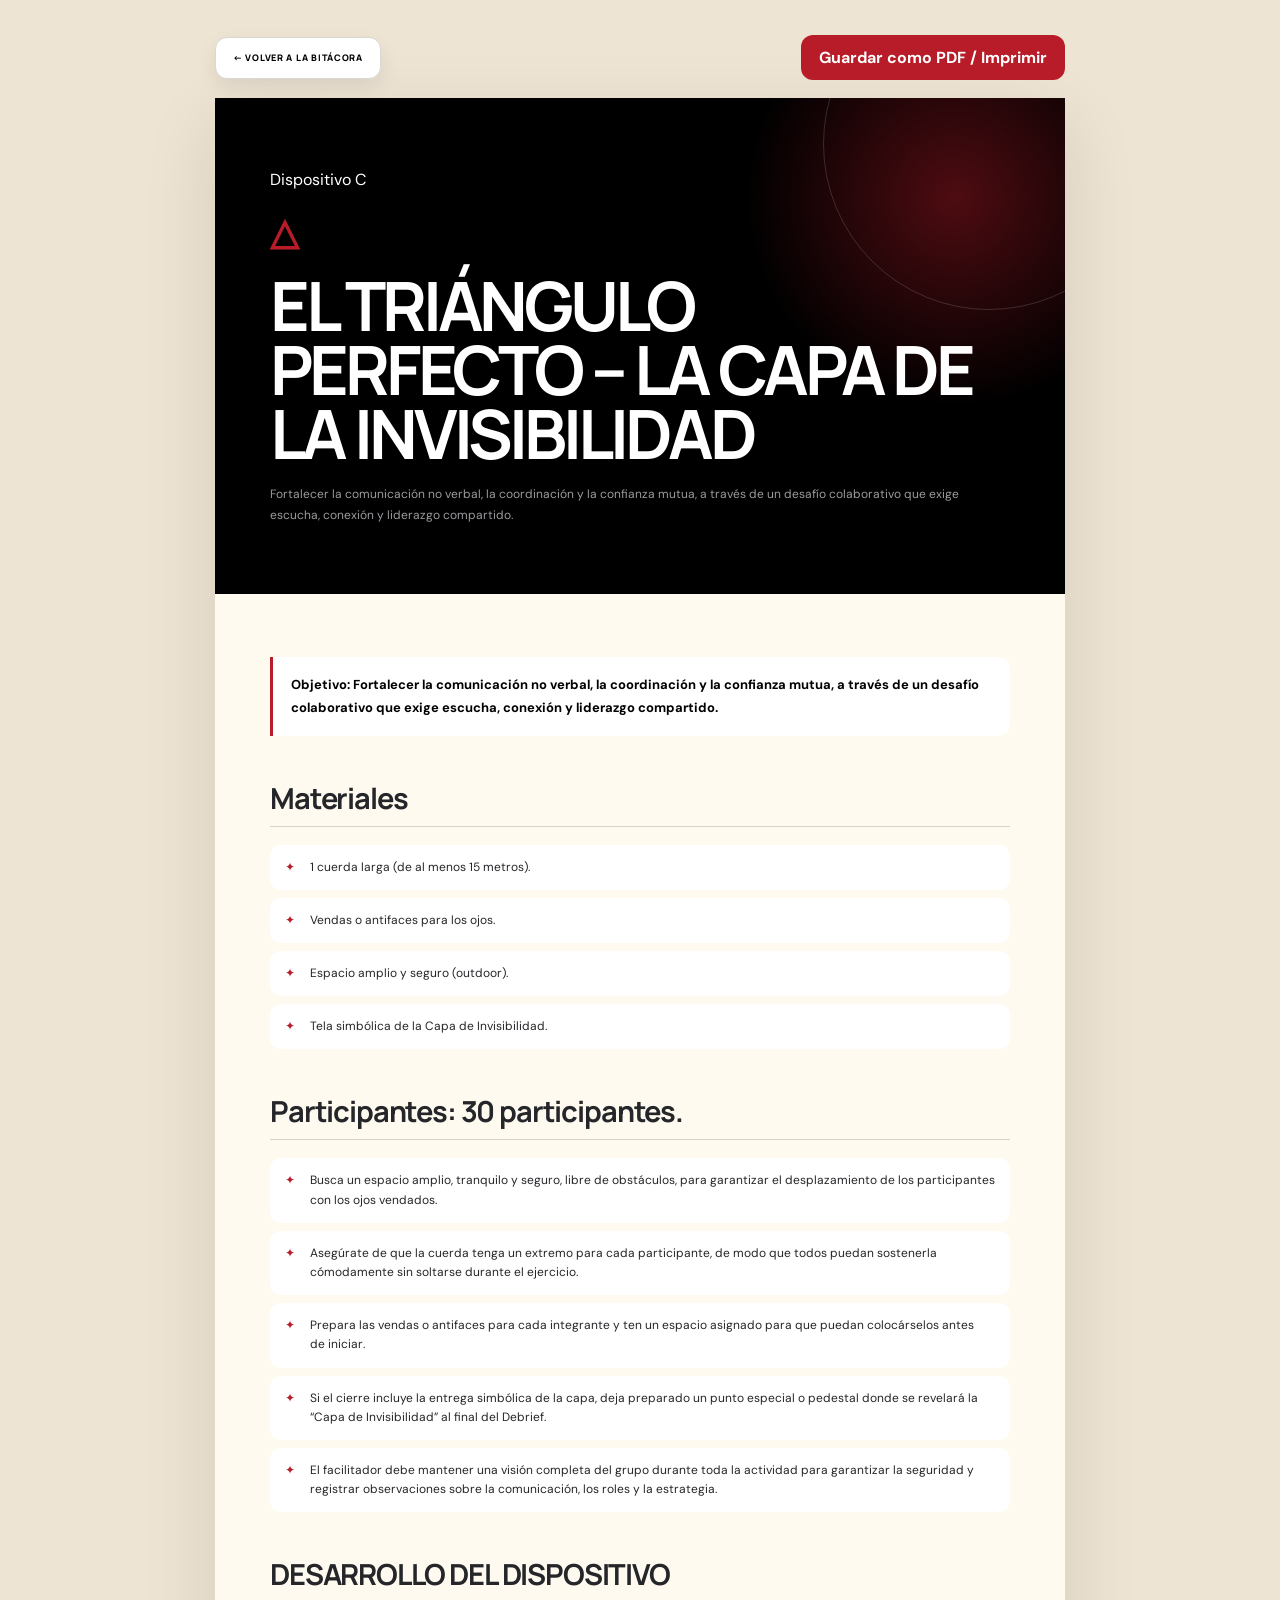
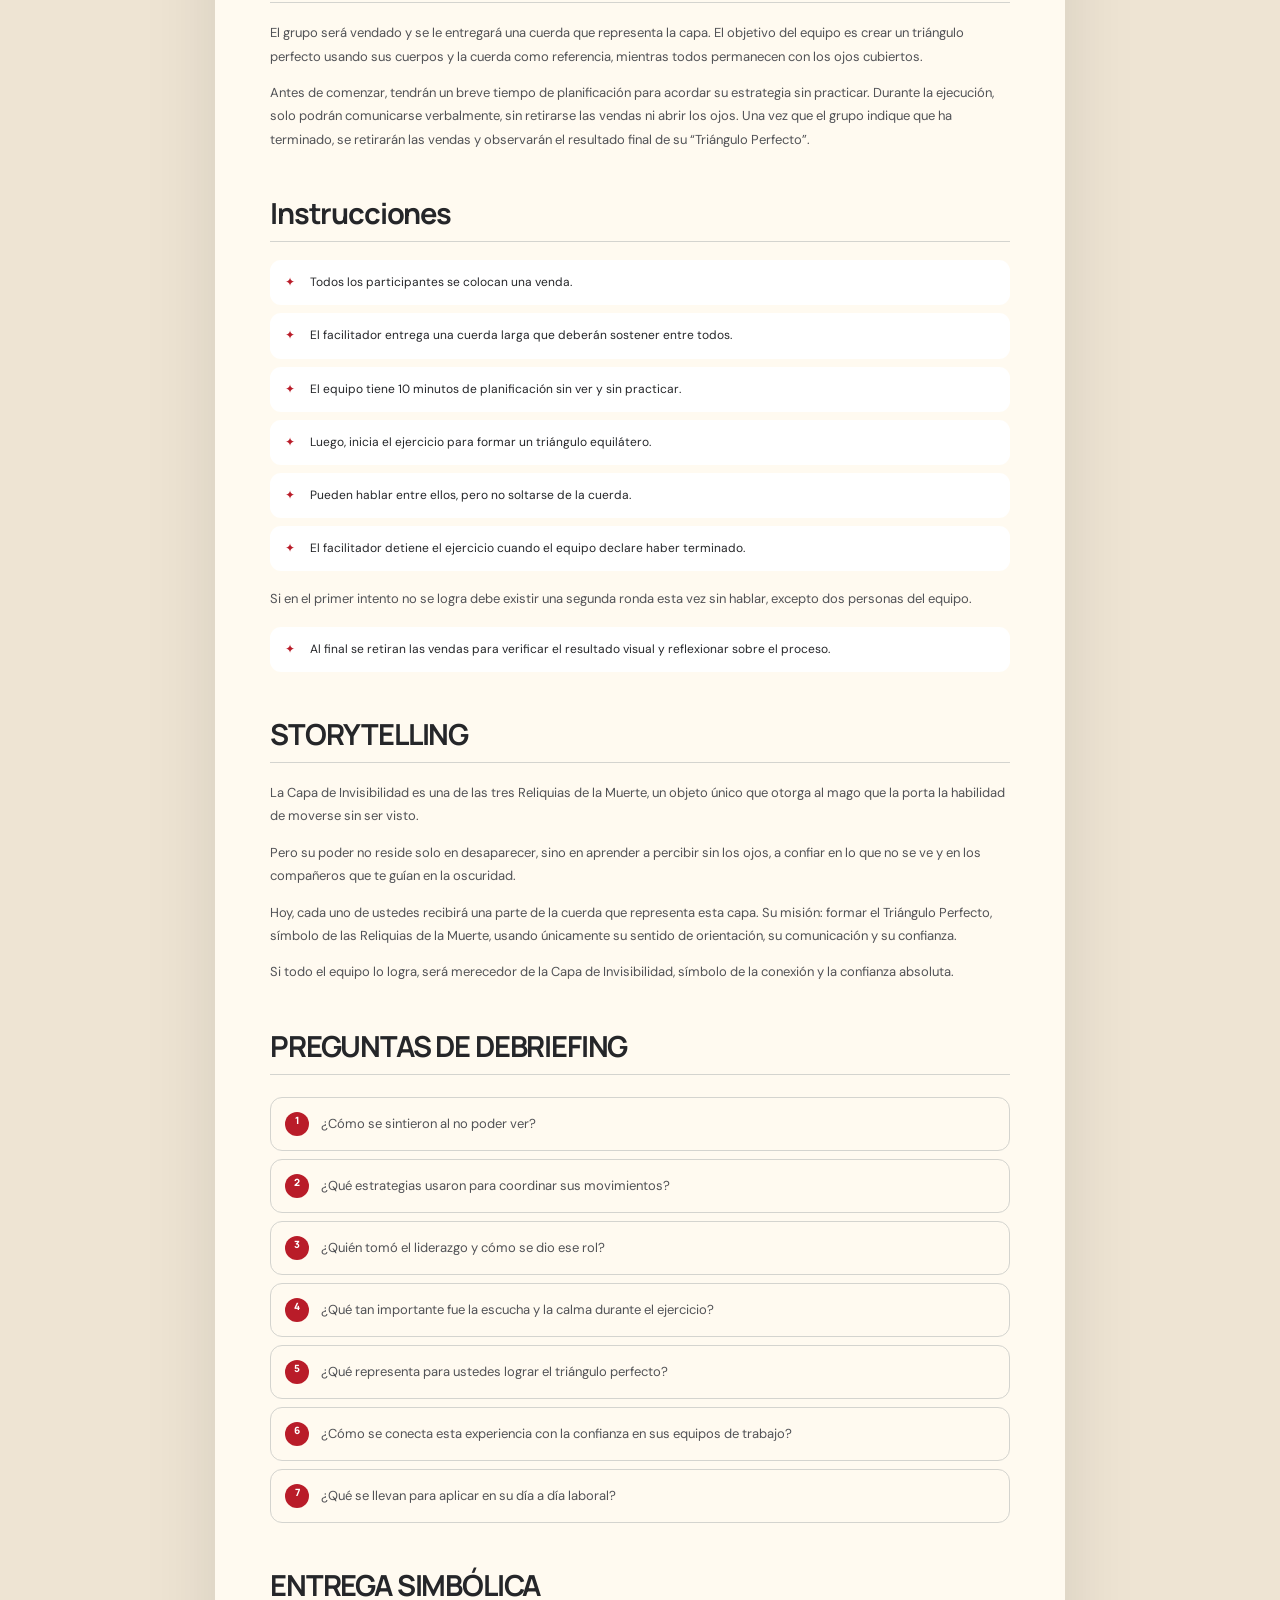
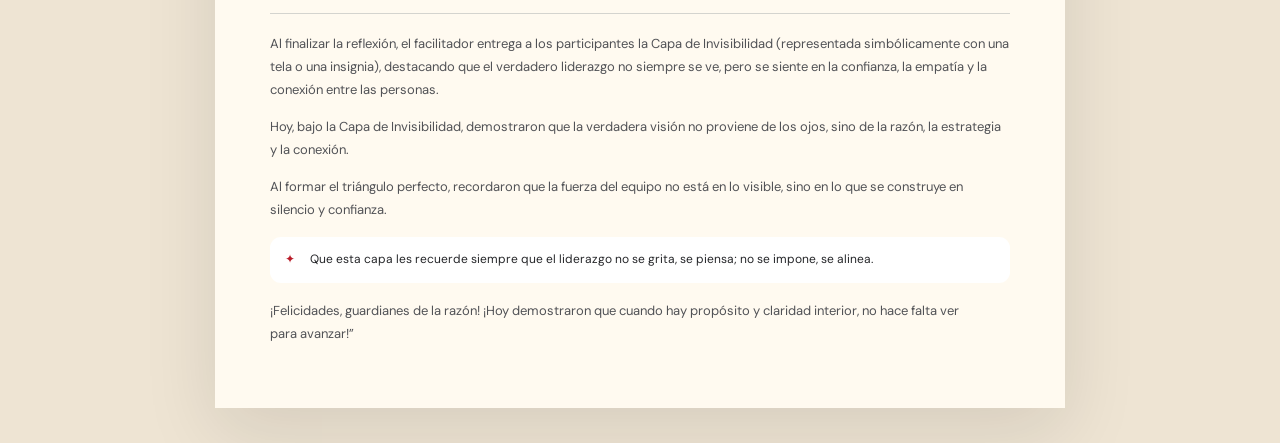
<file: descargas/triangulo-perfecto.html>
<!doctype html><html lang="es"><head><meta charset="utf-8"><meta name="viewport" content="width=device-width,initial-scale=1"><title>EL TRIÁNGULO PERFECTO – LA CAPA DE LA INVISIBILIDAD</title><link rel="stylesheet" href="../css/styles.css"><style>body{background:#eee4d3;padding:35px}.sheet{max-width:850px;margin:auto;background:#fffaf0;box-shadow:var(--shadow)}.sheet .detail-banner{padding:55px}.sheet .detail-content{padding:50px 55px}.printbar{max-width:850px;margin:0 auto 18px;display:flex;justify-content:space-between;align-items:center}.printbar button{border:0;border-radius:12px;background:var(--wine);color:white;padding:12px 18px;font-weight:700;cursor:pointer}@media print{body{padding:0;background:white}.printbar{display:none}.sheet{box-shadow:none}.detail-banner{print-color-adjust:exact;-webkit-print-color-adjust:exact}}</style></head><body><div class="printbar"><a href="../index.html">← Volver a la bitácora</a><button onclick="window.print()">Guardar como PDF / Imprimir</button></div><main class="sheet"><header class="detail-banner"><p class="detail-label">Dispositivo C</p><span class="detail-icon">△</span><h2>EL TRIÁNGULO PERFECTO – LA CAPA DE LA INVISIBILIDAD</h2><p class="detail-summary">Fortalecer la comunicación no verbal, la coordinación y la confianza mutua, a través de un desafío colaborativo que exige escucha, conexión y liderazgo compartido.</p></header><article class="detail-content"><p class="lead">Objetivo: Fortalecer la comunicación no verbal, la coordinación y la confianza mutua, a través de un desafío colaborativo que exige escucha, conexión y liderazgo compartido.</p>
<h2>Materiales</h2>
<ul class="detail-list">
<li>1 cuerda larga (de al menos 15 metros).</li>
<li>Vendas o antifaces para los ojos.</li>
<li>Espacio amplio y seguro (outdoor).</li>
<li>Tela simbólica de la Capa de Invisibilidad.</li>
</ul>
<h2>Participantes: 30 participantes.</h2>
<ul class="detail-list">
<li>Busca un espacio amplio, tranquilo y seguro, libre de obstáculos, para garantizar el desplazamiento de los participantes con los ojos vendados.</li>
<li>Asegúrate de que la cuerda tenga un extremo para cada participante, de modo que todos puedan sostenerla cómodamente sin soltarse durante el ejercicio.</li>
<li>Prepara las vendas o antifaces para cada integrante y ten un espacio asignado para que puedan colocárselos antes de iniciar.</li>
<li>Si el cierre incluye la entrega simbólica de la capa, deja preparado un punto especial o pedestal donde se revelará la “Capa de Invisibilidad” al final del Debrief.</li>
<li>El facilitador debe mantener una visión completa del grupo durante toda la actividad para garantizar la seguridad y registrar observaciones sobre la comunicación, los roles y la estrategia.</li>
</ul>
<h2>DESARROLLO DEL DISPOSITIVO</h2>
<p class="">El grupo será vendado y se le entregará una cuerda que representa la capa. El objetivo del equipo es crear un triángulo perfecto usando sus cuerpos y la cuerda como referencia, mientras todos permanecen con los ojos cubiertos.</p>
<p class="">Antes de comenzar, tendrán un breve tiempo de planificación para acordar su estrategia sin practicar. Durante la ejecución, solo podrán comunicarse verbalmente, sin retirarse las vendas ni abrir los ojos. Una vez que el grupo indique que ha terminado, se retirarán las vendas y observarán el resultado final de su “Triángulo Perfecto”.</p>
<h2>Instrucciones</h2>
<ul class="detail-list">
<li>Todos los participantes se colocan una venda.</li>
<li>El facilitador entrega una cuerda larga que deberán sostener entre todos.</li>
<li>El equipo tiene 10 minutos de planificación sin ver y sin practicar.</li>
<li>Luego, inicia el ejercicio para formar un triángulo equilátero.</li>
<li>Pueden hablar entre ellos, pero no soltarse de la cuerda.</li>
<li>El facilitador detiene el ejercicio cuando el equipo declare haber terminado.</li>
</ul>
<p class="">Si en el primer intento no se logra debe existir una segunda ronda esta vez sin hablar, excepto dos personas del equipo.</p>
<ul class="detail-list">
<li>Al final se retiran las vendas para verificar el resultado visual y reflexionar sobre el proceso.</li>
</ul>
<h2>STORYTELLING</h2>
<p class="">La Capa de Invisibilidad es una de las tres Reliquias de la Muerte, un objeto único que otorga al mago que la porta la habilidad de moverse sin ser visto.</p>
<p class="">Pero su poder no reside solo en desaparecer, sino en aprender a percibir sin los ojos, a confiar en lo que no se ve y en los compañeros que te guían en la oscuridad.</p>
<p class="">Hoy, cada uno de ustedes recibirá una parte de la cuerda que representa esta capa. Su misión: formar el Triángulo Perfecto, símbolo de las Reliquias de la Muerte, usando únicamente su sentido de orientación, su comunicación y su confianza.</p>
<p class="">Si todo el equipo lo logra, será merecedor de la Capa de Invisibilidad, símbolo de la conexión y la confianza absoluta.</p>
<h2>PREGUNTAS DE DEBRIEFING</h2>
<div class="questions">
<p><span>?</span>¿Cómo se sintieron al no poder ver?</p>
<p><span>?</span>¿Qué estrategias usaron para coordinar sus movimientos?</p>
<p><span>?</span>¿Quién tomó el liderazgo y cómo se dio ese rol?</p>
<p><span>?</span>¿Qué tan importante fue la escucha y la calma durante el ejercicio?</p>
<p><span>?</span>¿Qué representa para ustedes lograr el triángulo perfecto?</p>
<p><span>?</span>¿Cómo se conecta esta experiencia con la confianza en sus equipos de trabajo?</p>
<p><span>?</span>¿Qué se llevan para aplicar en su día a día laboral?</p>
</div>
<h2>ENTREGA SIMBÓLICA</h2>
<p class="">Al finalizar la reflexión, el facilitador entrega a los participantes la Capa de Invisibilidad (representada simbólicamente con una tela o una insignia), destacando que el verdadero liderazgo no siempre se ve, pero se siente en la confianza, la empatía y la conexión entre las personas.</p>
<p class="">Hoy, bajo la Capa de Invisibilidad, demostraron que la verdadera visión no proviene de los ojos, sino de la razón, la estrategia y la conexión.</p>
<p class="">Al formar el triángulo perfecto, recordaron que la fuerza del equipo no está en lo visible, sino en lo que se construye en silencio y confianza.</p>
<ul class="detail-list">
<li>Que esta capa les recuerde siempre que el liderazgo no se grita, se piensa; no se impone, se alinea.</li>
</ul>
<p class="">¡Felicidades, guardianes de la razón! ¡Hoy demostraron que cuando hay propósito y claridad interior, no hace falta ver para avanzar!”</p></article></main></body></html>
</file>
<file: css/styles.css>
@import url('https://fonts.googleapis.com/css2?family=DM+Sans:wght@400;500;600;700&family=Manrope:wght@400;500;600;700;800&display=swap');

:root {
  --red: #B91C29;
  --red-dark: #7F111C;
  --wine: #B91C29;
  --wine-dark: #000000;
  --black: #000000;
  --ink: #252629;
  --muted: #717277;
  --gray: #e9e9e6;
  --soft: #f6f6f3;
  --white: #fff;
  --pink: #f3afc8;
  --blue: #9edbed;
  --radius: 24px;
  --shadow: 0 24px 70px rgba(20,20,20,.11);
}

* { box-sizing: border-box; }
html { scroll-behavior: smooth; scroll-padding-top: 90px; }
body {
  margin: 0;
  color: var(--ink);
  background: var(--soft);
  font-family: "DM Sans", Arial, sans-serif;
  overflow-x: hidden;
}
button, input, select { font: inherit; }
button, a { -webkit-tap-highlight-color: transparent; }

.topbar {
  position: fixed;
  z-index: 50;
  top: 14px;
  left: 50%;
  transform: translateX(-50%);
  width: min(1220px, calc(100% - 28px));
  height: 70px;
  padding: 8px 10px 8px 18px;
  display: grid;
  grid-template-columns: 205px 1fr 130px;
  align-items: center;
  background: rgba(255,255,255,.88);
  border: 1px solid rgba(17,18,20,.08);
  border-radius: 18px;
  box-shadow: 0 12px 36px rgba(17,18,20,.08);
  backdrop-filter: blur(18px);
}
.brand { height: 50px; display: flex; align-items: center; }
.rrhh-header-brand { width: 190px; }
.rrhh-header-brand img { width: 100%; height: 48px; object-fit: contain; filter: drop-shadow(0 5px 8px rgba(0,0,0,.12)); }
.main-nav { justify-self: center; display: flex; gap: 2px; }
.main-nav a, .main-nav button {
  position: relative;
  padding: 12px 13px;
  color: #66676b;
  border-radius: 10px;
  text-decoration: none;
  font-size: 11px;
  font-weight: 600;
  transition: .25s;
  border: 0;
  font-family: inherit;
  cursor: pointer;
}
.main-nav a:hover, .main-nav a.active, .main-nav button:hover, .main-nav button.active { color: var(--black); background: #f0f0ed; }
.main-nav a.active::after {
  content: "";
  position: absolute;
  left: 14px;
  right: 14px;
  bottom: 6px;
  height: 2px;
  border-radius: 2px;
  background: var(--red);
}
.brands-menu-button { display: flex; align-items: center; gap: 5px; }
.nav-brand-selection {
  max-width: 72px;
  overflow: hidden;
  color: var(--red);
  font-size: 8px;
  white-space: nowrap;
  text-overflow: ellipsis;
}
.favorite-count {
  display: inline-grid;
  min-width: 18px;
  height: 18px;
  padding: 0 4px;
  place-items: center;
  border-radius: 99px;
  color: white;
  background: var(--red);
  font-size: 8px;
}
.nav-action {
  justify-self: end;
  display: flex;
  align-items: center;
  justify-content: space-between;
  width: 122px;
  height: 50px;
  padding: 0 8px 0 16px;
  border: 0;
  color: white;
  background: var(--black);
  border-radius: 13px;
  text-decoration: none;
  font-size: 10px;
  font-weight: 700;
  text-transform: uppercase;
  letter-spacing: .08em;
  cursor: pointer;
}
.nav-action span {
  width: 34px;
  height: 34px;
  display: grid;
  place-items: center;
  color: var(--black);
  background: white;
  border-radius: 10px;
  font-size: 16px;
  transition: transform .25s;
}
.nav-action:hover span { transform: rotate(45deg); }
.mobile-upload-action { display: none; }
.menu-toggle { display: none; }

.hero {
  min-height: 100vh;
  padding: 135px max(5vw,28px) 70px;
  display: grid;
  grid-template-columns: minmax(0,1.03fr) minmax(390px,.97fr);
  align-items: center;
  gap: 5vw;
  background:
    radial-gradient(circle at 86% 20%, rgba(158,219,237,.22), transparent 22%),
    radial-gradient(circle at 63% 84%, rgba(243,175,200,.17), transparent 20%),
    var(--soft);
  overflow: hidden;
}
.hero-copy { position: relative; z-index: 2; }
.eyebrow {
  margin: 0 0 22px;
  display: flex;
  align-items: center;
  gap: 12px;
  color: var(--red);
  font-size: 9px;
  font-weight: 800;
  letter-spacing: .18em;
  text-transform: uppercase;
}
.eyebrow span { width: 34px; height: 2px; background: currentColor; }
.hero h1 {
  max-width: 780px;
  margin: 0;
  font: 700 clamp(58px, 7.25vw, 112px)/.91 "Manrope", sans-serif;
  letter-spacing: -.072em;
}
.hero h1 em { color: var(--red); font-style: normal; }
.hero-lead {
  max-width: 635px;
  margin: 30px 0;
  color: var(--muted);
  font-size: 16px;
  line-height: 1.75;
}
.hero-actions { display: flex; flex-wrap: wrap; gap: 10px; }
.button {
  min-height: 54px;
  padding: 0 20px;
  display: inline-flex;
  align-items: center;
  justify-content: center;
  gap: 22px;
  border: 0;
  border-radius: 15px;
  text-decoration: none;
  font-size: 11px;
  font-weight: 800;
  cursor: pointer;
  transition: transform .25s, box-shadow .25s, background .25s;
}
.button span { font-size: 18px; }
.button-primary { color: white; background: var(--red); box-shadow: 0 13px 28px rgba(185,28,41,.19); }
.button-light { color: var(--black); background: white; border: 1px solid #e3e3df; }
.button:hover { transform: translateY(-3px); box-shadow: 0 17px 34px rgba(17,18,20,.15); }
.hero-stats {
  margin-top: 55px;
  padding-top: 24px;
  display: flex;
  gap: 36px;
  border-top: 1px solid #ddddda;
}
.hero-stats div { display: flex; align-items: center; gap: 10px; }
.hero-stats strong { font: 700 26px "Manrope",sans-serif; letter-spacing: -.05em; }
.hero-stats span { max-width: 96px; color: #8a8b8f; font-size: 9px; line-height: 1.45; }

.hero-visual { position: relative; min-height: 610px; display: grid; place-items: center; }
.logo-platform {
  position: relative;
  z-index: 3;
  width: min(95%, 670px);
  aspect-ratio: 1.25;
  display: grid;
  place-items: center;
  border-radius: 48% 52% 54% 46% / 42% 46% 54% 58%;
  background:
    linear-gradient(145deg, rgba(255,255,255,.95), rgba(232,232,228,.76)),
    white;
  box-shadow: inset -12px -20px 45px rgba(17,18,20,.06), 0 42px 90px rgba(17,18,20,.13);
  animation: morph 9s ease-in-out infinite;
  perspective: 1300px;
}
.logo-platform::before {
  content: "";
  position: absolute;
  inset: 12%;
  border: 1px solid rgba(185,28,41,.15);
  border-radius: inherit;
}
.logo-rotator {
  position: relative;
  z-index: 2;
  width: 94%;
  aspect-ratio: 1.5;
  transform-style: preserve-3d;
  animation: cfcSpin 10s cubic-bezier(.65,0,.35,1) infinite;
  will-change: transform;
}
.logo-face {
  position: absolute;
  inset: 0;
  display: grid;
  place-items: center;
  backface-visibility: hidden;
  -webkit-backface-visibility: hidden;
  transform-style: preserve-3d;
}
.logo-front { animation: frontFaceVisibility 10s steps(1, end) infinite; }
.logo-face::after {
  content: "";
  position: absolute;
  left: 9%;
  right: 9%;
  bottom: 14%;
  height: 16px;
  border-radius: 50%;
  background: rgba(0,0,0,.22);
  filter: blur(13px);
  transform: translateZ(-28px);
}
.logo-back {
  transform: rotateY(180deg);
  animation: backFaceVisibility 10s steps(1, end) infinite;
}
.logo-face img {
  position: relative;
  z-index: 2;
  width: 100%;
  filter: drop-shadow(0 24px 20px rgba(0,0,0,.25));
  transform: translateZ(24px);
}
.visual-orbit { position: absolute; z-index: 1; border: 1px solid rgba(17,18,20,.12); border-radius: 50%; }
.orbit-a { width: 92%; aspect-ratio: 1; animation: spin 26s linear infinite; }
.orbit-a::before, .orbit-b::before {
  content: "";
  position: absolute;
  top: 8%;
  left: 20%;
  width: 10px;
  height: 10px;
  border-radius: 50%;
  background: var(--red);
  box-shadow: 0 0 22px rgba(185,28,41,.45);
}
.orbit-b { width: 68%; aspect-ratio: 1; border-style: dashed; animation: spin 19s linear infinite reverse; }
.orbit-b::before { background: var(--blue); box-shadow: none; }
.float-tag {
  position: absolute;
  z-index: 5;
  padding: 11px 14px;
  display: flex;
  align-items: center;
  gap: 8px;
  border: 1px solid rgba(17,18,20,.08);
  border-radius: 13px;
  background: rgba(255,255,255,.88);
  box-shadow: 0 14px 32px rgba(17,18,20,.09);
  backdrop-filter: blur(10px);
  color: #55565a;
  font-size: 10px;
  font-weight: 700;
  animation: tagFloat 4s ease-in-out infinite;
}
.float-tag span { color: var(--red); }
.tag-one { top: 16%; left: -2%; }
.tag-two { right: -9%; top: 27%; animation-delay: -.8s; }
.tag-three { left: 5%; bottom: 16%; animation-delay: -1.6s; }
.tag-three span { color: var(--blue); }
.shape { position: absolute; z-index: 2; width: 55px; height: 55px; }
.shape-pink { right: 5%; bottom: 14%; border-radius: 50%; background: var(--pink); }
.shape-blue { left: 12%; top: 6%; background: var(--blue); border-radius: 14px; transform: rotate(17deg); }

.brands-section {
  position: fixed;
  z-index: 80;
  top: 96px;
  left: 50%;
  width: min(1320px,calc(100% - 28px));
  max-height: calc(100vh - 112px);
  padding: 48px;
  overflow: auto;
  transform: translateX(-50%);
  background: #000;
  color: #fff;
  border: 1px solid #2e2f32;
  border-radius: 28px;
  box-shadow: 0 35px 110px rgba(0,0,0,.48);
  animation: brandsDrawerIn .35s cubic-bezier(.2,.8,.2,1) both;
}
.brands-section[hidden], .brands-backdrop[hidden] { display: none; }
.brands-backdrop {
  position: fixed;
  z-index: 75;
  inset: 0;
  background: rgba(5,5,6,.58);
  backdrop-filter: blur(9px);
  animation: backdropIn .25s ease both;
}
.close-brands-drawer {
  position: sticky;
  z-index: 10;
  top: 0;
  float: right;
  width: 44px;
  height: 44px;
  margin: 0 0 -44px 20px;
  border: 1px solid #434448;
  border-radius: 50%;
  color: #fff;
  background: #161719;
  font-size: 26px;
  cursor: pointer;
  transition: transform .25s,background .25s;
}
.close-brands-drawer:hover { transform: rotate(90deg); background: var(--red); }
.brands-section::before {
  content: "";
  position: absolute;
  width: 520px;
  height: 520px;
  right: -230px;
  top: -260px;
  border-radius: 50%;
  background: radial-gradient(circle, rgba(185,28,41,.38), transparent 68%);
  pointer-events: none;
}
.brands-heading {
  position: relative;
  z-index: 2;
  display: grid;
  grid-template-columns: 1.25fr .75fr;
  align-items: end;
  gap: 7vw;
  margin-bottom: 38px;
  padding-right: 50px;
}
.brands-heading h2 {
  max-width: 760px;
  margin: 0;
  font: 700 clamp(38px,5vw,68px)/.95 "Manrope",sans-serif;
  letter-spacing: -.065em;
}
.brands-intro p { max-width: 470px; margin: 0 0 18px; color: #8f9094; font-size: 13px; line-height: 1.75; }
.brand-selection-status {
  display: inline-flex;
  min-height: 34px;
  padding: 0 12px;
  align-items: center;
  border: 1px solid #343538;
  border-radius: 10px;
  color: #c8c8ca;
  font-size: 9px;
  font-weight: 700;
  letter-spacing: .08em;
  text-transform: uppercase;
}
.brand-grid {
  position: relative;
  z-index: 2;
  display: grid;
  grid-template-columns: repeat(4,minmax(0,1fr));
  gap: 12px;
}
.brand-card {
  min-width: 0;
  min-height: 278px;
  padding: 16px;
  position: relative;
  display: flex;
  flex-direction: column;
  align-items: stretch;
  border: 1px solid #2a2b2e;
  border-radius: 20px;
  color: #fff;
  background: #101113;
  text-align: left;
  cursor: pointer;
  overflow: hidden;
  transition: transform .3s, border-color .3s, background .3s, box-shadow .3s;
}
.brand-card::before {
  content: "";
  position: absolute;
  width: 150px;
  height: 150px;
  top: -85px;
  right: -75px;
  border: 1px solid rgba(255,255,255,.08);
  border-radius: 50%;
  transition: transform .4s;
}
.brand-card:hover { transform: translateY(-5px); border-color: #56575b; background: #17181a; }
.brand-card:hover::before { transform: scale(1.25); }
.brand-card.selected { border-color: var(--red); box-shadow: inset 0 0 0 1px var(--red), 0 18px 45px rgba(185,28,41,.18); }
.brand-logo-stage {
  width: 100%;
  aspect-ratio: 1 / 1;
  padding: 16px;
  display: flex;
  align-items: center;
  justify-content: center;
  gap: 10px;
  border-radius: 14px;
  background: #fff;
  overflow: hidden;
}
.brand-logo-stage.dark-stage { background: #090909; }
.brand-logo-stage img {
  width: 100%;
  height: 100%;
  object-fit: contain;
  transition: transform .3s ease;
}
.brand-card:hover .brand-logo-stage img { transform: scale(1.04); }
.brand-card.dual-brand .brand-logo-stage { flex-direction: column; padding: 22px; }
.brand-card.dual-brand .brand-logo-stage img { width: 100%; height: 46%; }

/* Compensa los márgenes internos de los archivos originales sin deformar los logos. */
.brand-american-deli .brand-logo-stage img { transform: scale(1.42); }
.brand-astoria .brand-logo-stage img { transform: scale(1.34); }
.brand-casa-res .brand-logo-stage img { transform: scale(.96); }
.brand-el-espanol .brand-logo-stage img { transform: scale(1.38); }
.brand-kfc .brand-logo-stage img { transform: scale(1.32); }
.brand-cajun .brand-logo-stage img { transform: scale(1.16); }
.brand-br-cinnabon .brand-logo-stage img:last-child { transform: scale(1.12); }
.brand-american-deli:hover .brand-logo-stage img { transform: scale(1.47); }
.brand-astoria:hover .brand-logo-stage img { transform: scale(1.39); }
.brand-casa-res:hover .brand-logo-stage img { transform: scale(1.02); }
.brand-el-espanol:hover .brand-logo-stage img { transform: scale(1.43); }
.brand-kfc:hover .brand-logo-stage img { transform: scale(1.37); }
.brand-cajun:hover .brand-logo-stage img { transform: scale(1.21); }
.brand-br-cinnabon:hover .brand-logo-stage img:last-child { transform: scale(1.17); }
/* Cada marca conserva su personalidad dentro de un sistema visual uniforme. */
.brand-kfc .brand-logo-stage { background: linear-gradient(145deg,#fff 45%,#f4d9dc); }
.brand-menestras .brand-logo-stage { background: linear-gradient(145deg,#fff4dd,#e8c7a2); }
.brand-gus .brand-logo-stage { background: linear-gradient(145deg,#fff,#ffe1e3); }
.brand-el-espanol .brand-logo-stage { background: linear-gradient(145deg,#fff8e9,#e6c689); }
.brand-american-deli .brand-logo-stage { background: linear-gradient(145deg,#f4fbff,#d7eefc); }
.brand-cajun .brand-logo-stage { background: radial-gradient(circle at 50% 45%,#262626,#030303 72%); }
.brand-dolce .brand-logo-stage { background: linear-gradient(145deg,#fff7fb,#f4d9e7); }
.brand-juan-valdez .brand-logo-stage { background: linear-gradient(145deg,#fff8f3,#ead6cb); }
.brand-casa-res .brand-logo-stage { background: radial-gradient(circle at 50% 42%,#6b2118,#210807 78%); }
.brand-tropiburger .brand-logo-stage { background: linear-gradient(145deg,#fff,#fff0de); }
.brand-il-cappo .brand-logo-stage { background: linear-gradient(145deg,#fff,#eaf4ed); }
.brand-astoria .brand-logo-stage { background: linear-gradient(145deg,#fff7f8,#efd5da); }
.brand-duport .brand-logo-stage { background: linear-gradient(145deg,#fff8fd,#efd9eb); }
.brand-duport .brand-logo-stage img { width: 91%; height: 91%; mix-blend-mode: multiply; transform: scale(1.08); }
.brand-duport:hover .brand-logo-stage img { transform: scale(1.13); }
.brand-br-cinnabon .brand-logo-stage { background: linear-gradient(145deg,#fff6fb,#e9e4f5); }
.brand-plantas .brand-logo-stage { background: linear-gradient(145deg,#f7faf7,#dce8df); }
.brand-car .brand-logo-stage { background: linear-gradient(145deg,#fff,#f1e3e5); }
.brand-cajun .brand-logo-stage img { transform: scale(1.34); }
.brand-car .brand-logo-stage img { transform: scale(1.04); }
.brand-cajun:hover .brand-logo-stage img { transform: scale(1.39); }
.brand-car:hover .brand-logo-stage img { transform: scale(1.09); }
.brand-card-info { margin-top: auto; padding-top: 16px; display: flex; align-items: flex-end; justify-content: space-between; gap: 12px; }
.brand-card-info small { display: block; margin-bottom: 5px; color: #68696d; font-size: 7px; font-weight: 800; letter-spacing: .12em; text-transform: uppercase; }
.brand-card-info strong { display: block; font: 700 15px/1.2 "Manrope",sans-serif; }
.brand-select-indicator {
  flex: 0 0 31px;
  width: 31px;
  height: 31px;
  display: grid;
  place-items: center;
  border: 1px solid #3c3d40;
  border-radius: 50%;
  color: #77787c;
  font-size: 13px;
  transition: .25s;
}
.brand-card.selected .brand-select-indicator { color: #fff; border-color: var(--red); background: var(--red); transform: rotate(-8deg); }
.brand-card.car-brand .brand-select-indicator { border-radius: 9px; }
.car-departments {
  position: relative;
  z-index: 2;
  margin-top: 18px;
  padding: 32px;
  border: 1px solid #343538;
  border-radius: 24px;
  background: #151618;
  animation: panelReveal .35s ease both;
}
.car-panel-heading { display: flex; align-items: flex-start; justify-content: space-between; gap: 20px; }
.car-panel-heading p { margin: 0 0 8px; color: var(--red); font-size: 8px; font-weight: 800; letter-spacing: .15em; text-transform: uppercase; }
.car-panel-heading h3 { margin: 0; font: 700 clamp(25px,3vw,38px) "Manrope",sans-serif; letter-spacing: -.045em; }
.close-car-panel { width: 39px; height: 39px; border: 1px solid #404145; border-radius: 50%; color: #fff; background: transparent; font-size: 23px; cursor: pointer; }
.department-grid { margin-top: 26px; display: grid; grid-template-columns: repeat(3,1fr); gap: 9px; }
.department-button {
  min-height: 58px;
  padding: 0 16px;
  display: flex;
  align-items: center;
  justify-content: space-between;
  border: 1px solid #333438;
  border-radius: 13px;
  color: #bbbcc0;
  background: #0d0e10;
  font-size: 10px;
  font-weight: 700;
  cursor: pointer;
  transition: .25s;
}
.department-button::after { content: "+"; width: 25px; height: 25px; display: grid; place-items: center; border-radius: 50%; background: #222326; }
.department-button:hover { color: #fff; border-color: #5a5b60; }
.department-button.selected { color: #fff; border-color: var(--red); background: rgba(185,28,41,.13); }
.department-button.selected::after { content: "✓"; background: var(--red); }
.department-note { margin: 20px 0 0; color: #66676b; font-size: 9px; }
@keyframes panelReveal { from { opacity: 0; transform: translateY(-10px); } to { opacity: 1; transform: none; } }
@keyframes brandsDrawerIn { from { opacity: 0; transform: translate(-50%,-18px) scale(.985); } to { opacity: 1; transform: translate(-50%,0) scale(1); } }
@keyframes backdropIn { from { opacity: 0; } to { opacity: 1; } }

.search-zone { padding: 120px max(5vw,28px); background: white; }
.search-zone[hidden] { display: none; }
.catalog-view .hero,
.catalog-view .category-showcase,
.catalog-view .about { display: none; }
.catalog-view .search-zone { min-height: 100vh; padding-top: 150px; }
.search-heading { max-width: 780px; }
.search-heading h2, .about h2 {
  margin: 0;
  font: 700 clamp(44px,5vw,76px)/1 "Manrope",sans-serif;
  letter-spacing: -.06em;
}
.search-heading > p:last-child { margin: 20px 0 0; color: var(--muted); font-size: 14px; }
.search-shell { position: relative; z-index: 20; margin-top: 50px; }
.search-box {
  position: relative;
  height: 78px;
  padding: 0 22px;
  display: flex;
  align-items: center;
  gap: 16px;
  border: 1px solid #dfdfdb;
  border-radius: 22px;
  background: var(--soft);
  transition: border .25s, box-shadow .25s, background .25s;
}
.search-box:focus-within { background: white; border-color: rgba(185,28,41,.6); box-shadow: 0 18px 45px rgba(17,18,20,.08), 0 0 0 4px rgba(185,28,41,.06); }
.search-icon { width: 20px; height: 20px; border: 2px solid var(--black); border-radius: 50%; position: relative; }
.search-icon::after { content: ""; position: absolute; width: 8px; height: 2px; right: -6px; bottom: -3px; background: var(--black); transform: rotate(45deg); }
.search-box input { flex: 1; min-width: 0; border: 0; outline: 0; background: transparent; color: var(--black); font-size: 16px; }
.search-box input::placeholder { color: #9b9b9d; }
.search-box kbd { padding: 7px 9px; border: 1px solid #d8d8d4; border-radius: 8px; background: white; color: #8a8b8e; font-size: 9px; }
.clear-search { display: none; width: 30px; height: 30px; border: 0; border-radius: 50%; background: #e8e8e4; cursor: pointer; }
.search-box.has-value .clear-search { display: grid; place-items: center; }
.search-box.has-value kbd { display: none; }
.suggestions {
  position: absolute;
  top: calc(100% + 8px);
  left: 0;
  right: 0;
  display: none;
  padding: 8px;
  border: 1px solid #e2e2de;
  border-radius: 18px;
  background: white;
  box-shadow: var(--shadow);
}
.suggestions.visible { display: grid; }
.suggestion {
  padding: 13px 14px;
  display: flex;
  align-items: center;
  gap: 12px;
  border: 0;
  border-radius: 12px;
  text-align: left;
  background: transparent;
  cursor: pointer;
}
.suggestion:hover, .suggestion:focus-visible { background: var(--soft); }
.suggestion span { width: 31px; height: 31px; display: grid; place-items: center; border-radius: 9px; background: #fbe7ea; color: var(--red); }
.suggestion strong { display: block; font-size: 11px; }
.suggestion small { color: #8b8b8f; font-size: 9px; }

.catalog-toolbar {
  margin-top: 28px;
  display: flex;
  align-items: center;
  justify-content: space-between;
  gap: 20px;
}
.quick-tabs { display: flex; flex-wrap: wrap; gap: 7px; }
.quick-tab, .filter-toggle {
  min-height: 42px;
  padding: 0 14px;
  border: 1px solid #dfdfda;
  border-radius: 12px;
  color: #727277;
  background: white;
  font-size: 10px;
  font-weight: 700;
  cursor: pointer;
  transition: .25s;
}
.quick-tab span { margin-left: 6px; color: #aaa; }
.quick-tab.active { color: white; background: var(--black); border-color: var(--black); }
.quick-tab.active span { color: var(--pink); }
.filter-toggle { display: flex; align-items: center; gap: 10px; color: var(--black); }
.filter-toggle:hover { border-color: var(--red); }
.filter-toggle b { min-width: 20px; height: 20px; display: none; place-items: center; border-radius: 50%; color: white; background: var(--red); font-size: 8px; }
.filter-toggle b.visible { display: grid; }
.sliders-icon { width: 16px; height: 12px; border-top: 1px solid; border-bottom: 1px solid; position: relative; }
.sliders-icon::before { content: ""; position: absolute; left: 3px; top: 4px; width: 10px; border-top: 1px solid; }
.filter-panel {
  max-height: 0;
  margin-top: 0;
  padding: 0 22px;
  display: grid;
  grid-template-columns: repeat(6, minmax(130px,1fr)) auto;
  gap: 12px;
  align-items: end;
  overflow: hidden;
  border: 1px solid transparent;
  border-radius: 20px;
  background: var(--soft);
  opacity: 0;
  transition: max-height .4s, margin .4s, padding .4s, opacity .3s, border .3s;
}
.filter-panel.open { max-height: 250px; margin-top: 16px; padding: 22px; border-color: #e2e2dd; opacity: 1; }
.filter-group { min-width: 0; }
.filter-group label { display: block; margin-bottom: 7px; color: #78797d; font-size: 8px; font-weight: 800; letter-spacing: .08em; text-transform: uppercase; }
.filter-group select { width: 100%; height: 40px; padding: 0 9px; border: 1px solid #dcdcd7; border-radius: 10px; outline: 0; background: white; color: var(--black); font-size: 9px; }
.reset-filters { height: 40px; padding: 0 13px; border: 0; border-radius: 10px; color: var(--red); background: #f8e6e9; font-size: 9px; font-weight: 800; cursor: pointer; }
.results-row { margin: 54px 0 18px; display: flex; align-items: center; justify-content: space-between; }
.results-row p { margin: 0; color: var(--black); font-size: 11px; font-weight: 800; }
.results-row span { color: #99999c; font-size: 9px; }

.activity-grid { display: grid; grid-template-columns: repeat(3,minmax(0,1fr)); gap: 18px; }
.activity-card {
  min-width: 0;
  min-height: 430px;
  padding: 0;
  display: flex;
  flex-direction: column;
  overflow: hidden;
  border: 1px solid #e2e2de;
  border-radius: var(--radius);
  color: var(--black);
  background: white;
  text-align: left;
  box-shadow: 0 8px 26px rgba(17,18,20,.045);
  transition: transform .3s, box-shadow .3s, border .3s;
}
.activity-card:hover { transform: translateY(-7px); border-color: rgba(185,28,41,.25); box-shadow: var(--shadow); }
.card-art {
  position: relative;
  height: 180px;
  padding: 20px;
  display: flex;
  align-items: flex-end;
  overflow: hidden;
  background: linear-gradient(140deg,#1b1d20,#090a0b);
  cursor: pointer;
}
.activity-card[data-accent="pink"] .card-art { background: linear-gradient(140deg,#ffedf3,#f3afc8); }
.activity-card[data-accent="blue"] .card-art { background: linear-gradient(140deg,#e8f9fe,#9edbed); }
.activity-card[data-accent="red"] .card-art { background: linear-gradient(140deg,#25080d,#B91C29); }
.card-art::before, .card-art::after { content: ""; position: absolute; border: 1px solid rgba(255,255,255,.24); border-radius: 50%; }
.card-art::before { width: 210px; height: 210px; right: -55px; top: -80px; }
.card-art::after { width: 110px; height: 110px; right: 25px; top: 12px; }
.activity-card[data-accent="pink"] .card-art::before,
.activity-card[data-accent="pink"] .card-art::after,
.activity-card[data-accent="blue"] .card-art::before,
.activity-card[data-accent="blue"] .card-art::after { border-color: rgba(17,18,20,.13); }
.art-symbol { position: relative; z-index: 2; color: white; font: 700 54px "Manrope",sans-serif; }
.activity-card[data-accent="pink"] .art-symbol, .activity-card[data-accent="blue"] .art-symbol { color: var(--black); }
.category-pill { position: absolute; z-index: 3; top: 16px; left: 16px; padding: 7px 9px; border-radius: 8px; color: var(--black); background: rgba(255,255,255,.9); font-size: 8px; font-weight: 800; letter-spacing: .08em; text-transform: uppercase; }
.favorite-button { position: absolute; z-index: 3; top: 14px; right: 14px; width: 36px; height: 36px; display: grid; place-items: center; border: 0; border-radius: 50%; color: var(--black); background: rgba(255,255,255,.9); cursor: pointer; font-size: 18px; transition: .25s; }
.favorite-button:hover { transform: scale(1.08); }
.favorite-button.active { color: white; background: var(--red); }
.card-body { flex: 1; padding: 23px; display: flex; flex-direction: column; }
.card-body h3 { margin: 0; font: 700 22px/1.1 "Manrope",sans-serif; letter-spacing: -.04em; }
.card-body > p { margin: 13px 0 18px; color: var(--muted); font-size: 10px; line-height: 1.65; display: -webkit-box; -webkit-line-clamp: 3; -webkit-box-orient: vertical; overflow: hidden; }
.card-meta { margin-top: auto; padding-top: 15px; display: flex; flex-wrap: wrap; gap: 7px; border-top: 1px solid #ededeb; }
.card-meta span { padding: 7px 8px; border-radius: 7px; color: #747579; background: var(--soft); font-size: 8px; font-weight: 700; }
.card-footer { margin-top: 17px; display: flex; align-items: center; justify-content: space-between; }
.card-footer small { color: #999; font-size: 8px; text-transform: uppercase; letter-spacing: .1em; }
.view-detail { width: 37px; height: 37px; display: grid; place-items: center; border: 0; border-radius: 11px; color: white; background: var(--black); cursor: pointer; font-size: 17px; transition: .25s; }
.activity-card:hover .view-detail { background: var(--red); transform: rotate(-8deg); }
.empty-state { padding: 80px 20px; text-align: center; border: 1px dashed #d7d7d2; border-radius: 24px; background: var(--soft); }
.empty-state span { font-size: 45px; color: var(--red); }
.empty-state h3 { margin: 13px 0 8px; font: 700 28px "Manrope",sans-serif; }
.empty-state p { color: var(--muted); font-size: 12px; }
.empty-state .button { margin-top: 15px; }

.category-showcase { padding: 70px max(4vw,24px); display: grid; gap: 22px; background: #eef0f3; }
.showcase-card {
  position: relative;
  min-height: 430px;
  padding: 34px 5vw;
  display: grid;
  grid-template-columns: .86fr 1.14fr;
  align-items: center;
  gap: 5vw;
  overflow: hidden;
  border: 1px solid rgba(255,255,255,.92);
  border-radius: 31px;
  color: var(--black);
  background: linear-gradient(132deg,#fff 0%,#eef0f3 48%,#fbfbfc 100%);
  box-shadow: 0 18px 34px rgba(28,31,38,.2),inset 0 1px 0 white;
}
.showcase-card::before,.showcase-card::after { content: ""; position: absolute; border: 1px solid rgba(129,135,145,.22); border-radius: 50%; pointer-events: none; }
.showcase-card::before { width: 420px; height: 420px; top: -290px; right: -90px; }
.showcase-card::after { width: 520px; height: 520px; left: -370px; bottom: -390px; }
.device-showcase { grid-template-columns: 1.14fr .86fr; }
.showcase-copy { position: relative; z-index: 3; }
.showcase-copy > p { margin: 0 0 26px; color: #e0184d; font-size: 10px; font-weight: 800; letter-spacing: .17em; text-transform: uppercase; }
.device-showcase .showcase-copy > p,.device-showcase .showcase-copy a { color: #1769bf; }
.showcase-card h2 { margin: 0 0 20px; font: 800 clamp(54px,7vw,104px)/.9 "Manrope",sans-serif; letter-spacing: -.075em; text-shadow: 0 4px 4px rgba(0,0,0,.19); }
.showcase-copy > span { max-width: 670px; display: block; color: #50545c; font-size: 13px; line-height: 1.8; }
.showcase-card a { width: fit-content; margin-top: 29px; padding-bottom: 8px; display: block; border-bottom: 1px solid currentColor; color: #e0184d; text-decoration: none; font-size: 10px; font-weight: 800; text-transform: uppercase; letter-spacing: .11em; }
.showcase-card a b { width: 38px; height: 38px; margin: -14px -45px -14px 15px; display: inline-grid; place-items: center; border: 1px solid white; border-radius: 50%; color: inherit; background: linear-gradient(145deg,#fff,#dfe2e7); box-shadow: 0 8px 12px rgba(25,29,36,.28); font-size: 18px; transition: transform .25s; }
.showcase-card a:hover b { transform: translateX(7px); }
.showcase-visual { position: relative; z-index: 2; width: min(360px,100%); aspect-ratio: 1; place-self: center; display: grid; place-items: center; perspective: 800px; }
.visual-orbit { position: absolute; inset: 9%; border: 1px solid rgba(224,24,77,.25); border-radius: 50%; }
.visual-orbit.orbit-two { inset: 21%; }
.visual-orbit.orbit-three { inset: 0; }
.activator-emblem { position: relative; z-index: 2; width: 190px; height: 190px; display: grid; place-items: center; border: 8px solid #f78bad; border-radius: 50%; background: linear-gradient(145deg,#ff9cba,#e82762); box-shadow: 0 22px 30px rgba(149,17,57,.32),inset 5px 5px 12px rgba(255,255,255,.48),inset -8px -10px 14px rgba(120,0,35,.2); }
.activator-emblem b { width: 78px; height: 118px; display: block; background: linear-gradient(145deg,#fff,#e4e4e4); clip-path: polygon(43% 0,100% 0,69% 38%,100% 38%,27% 100%,43% 54%,0 54%); filter: drop-shadow(0 7px 5px rgba(89,8,31,.34)); transform: rotate(4deg); }
.moving-shape { position: absolute; z-index: 4; display: block; }
.pink-ball,.blue-ball,.about-ball { border-radius: 50%; box-shadow: inset 4px 4px 8px rgba(255,255,255,.68),inset -5px -7px 9px rgba(48,3,17,.18),0 8px 12px rgba(25,29,36,.22); }
.pink-ball { background: linear-gradient(145deg,#ff9db8,#df245b); }
.blue-ball { background: linear-gradient(145deg,#7bc4ff,#0759ad); }
.activator-visual .ball-one { width: 30px; height: 30px; top: 9%; left: 19%; animation: orbitFloatA 6s ease-in-out infinite; }
.activator-visual .ball-two { width: 48px; height: 48px; top: 24%; right: 2%; animation: orbitFloatB 7s ease-in-out infinite; }
.activator-visual .ball-three { width: 38px; height: 38px; bottom: 12%; left: 7%; animation: orbitFloatB 5.5s ease-in-out infinite reverse; }
.activator-visual .ball-four { width: 20px; height: 20px; right: 18%; bottom: 10%; animation: orbitFloatA 5s ease-in-out infinite reverse; }
.device-visual .visual-orbit { border-color: rgba(23,105,191,.23); }
.cube-cluster { position: relative; width: 190px; height: 190px; transform: rotate(-6deg); animation: clusterFloat 6s ease-in-out infinite; }
.cube-cluster span,.mini-cube { position: absolute; width: 67px; height: 67px; border-radius: 8px; background: linear-gradient(135deg,#67b2ff 0%,#176dcc 48%,#064b99 100%); box-shadow: inset 4px 4px 6px rgba(255,255,255,.34),inset -7px -8px 8px rgba(0,29,75,.26),0 12px 16px rgba(10,58,110,.24); transform: rotate(8deg); }
.cube-cluster span:nth-child(1){left:62px;top:0}.cube-cluster span:nth-child(2){left:15px;top:48px}.cube-cluster span:nth-child(3){left:78px;top:57px}.cube-cluster span:nth-child(4){left:126px;top:42px}.cube-cluster span:nth-child(5){left:33px;top:111px}.cube-cluster span:nth-child(6){left:98px;top:119px}.cube-cluster span:nth-child(7){left:151px;top:102px;background:linear-gradient(135deg,#fff,#bdc2c9)}.cube-cluster span:nth-child(8){left:61px;top:150px}.cube-cluster span:nth-child(9){left:135px;top:158px}
.mini-cube { width: 38px; height: 38px; }
.device-visual .cube-one { top: 15%; left: 1%; background: linear-gradient(135deg,#fff,#b8bec6); animation: cubeDrift 6s ease-in-out infinite; }
.device-visual .cube-two { right: 0; bottom: 13%; animation: cubeDrift 5s ease-in-out infinite reverse; }
.device-visual .ball-one { width: 20px; height: 20px; top: 6%; right: 9%; animation: orbitFloatA 5s ease-in-out infinite; }
.device-visual .ball-two { width: 26px; height: 26px; bottom: 2%; left: 22%; animation: orbitFloatB 6s ease-in-out infinite; }
.device-visual .ball-three { width: 16px; height: 16px; top: 48%; left: 0; animation: orbitFloatA 4.5s ease-in-out infinite reverse; }

.about { position: relative; padding: 125px max(5vw,28px); display: grid; grid-template-columns: .82fr 1.18fr; gap: 7vw; align-items: center; overflow: hidden; background: radial-gradient(circle at 46% 30%,#fff 0%,#f4f5f7 50%,#e8ebef 100%); }
.about::before,.about::after { content: ""; position: absolute; border: 1px solid rgba(128,134,145,.22); border-radius: 50%; }
.about::before { width: 700px; height: 700px; left: -480px; top: -420px; }.about::after { width: 620px; height: 620px; right: -430px; bottom: -380px; }
.about-mark { position: relative; width: 100%; max-width: 610px; aspect-ratio: 1 / 1; display: grid; place-items: center; overflow: hidden; border: 1px solid rgba(255,255,255,.95); border-radius: 38px; background: rgba(255,255,255,.48); box-shadow: 0 20px 36px rgba(31,36,44,.2),inset 0 1px 0 white; }
.about-mark img { position: relative; z-index: 3; width: 90%; filter: drop-shadow(0 20px 22px rgba(0,0,0,.2)); }
.about-orbit { position: absolute; width: 470px; height: 470px; border: 1px solid rgba(130,136,145,.25); border-radius: 50%; }
.about-orbit-two { width: 620px; height: 620px; }
.about-ball { position: absolute; z-index: 4; }
.about-ball-red { background: linear-gradient(145deg,#ff5968,#b91c29); }.about-ball-white { background: linear-gradient(145deg,#fff,#cdd1d6); }
.about-mark .ball-one { width: 28px; height: 28px; left: 15%; top: 12%; animation: orbitFloatA 6s ease-in-out infinite; }
.about-mark .ball-two { width: 34px; height: 34px; right: 10%; top: 18%; animation: orbitFloatB 7s ease-in-out infinite; }
.about-mark .ball-three { width: 23px; height: 23px; left: 24%; bottom: 7%; animation: orbitFloatB 5s ease-in-out infinite reverse; }
.about-mark .ball-four { width: 20px; height: 20px; right: 18%; bottom: 12%; animation: orbitFloatA 5.5s ease-in-out infinite reverse; }
.about-copy { position: relative; z-index: 2; }
.about-copy h2 { max-width: 800px; margin: 18px 0 32px; font: 400 clamp(54px,6.6vw,102px)/.88 "DM Serif Display",serif; letter-spacing: -.055em; }
.about-copy h2 em { display: block; color: var(--red); font-weight: 400; }
.about-copy > p:not(.eyebrow) { max-width: 780px; margin: 0 0 19px; color: #454951; font-size: 14px; line-height: 1.85; }
footer { position: relative; min-height: 190px; padding: 30px max(5vw,28px); display: flex; align-items: center; gap: 36px; color: #85868a; background: var(--black); font-size: 10px; }
footer .footer-brand { width: min(330px,36vw); border-radius: 14px; filter: drop-shadow(0 8px 13px rgba(0,0,0,.35)); }
.footer-center { flex: 1; min-width: 220px; display: flex; align-items: center; flex-direction: column; gap: 10px; text-align: center; }
.footer-center p { margin: 0; }
.footer-signature { position: absolute; left: 50%; bottom: 3px; width: min(125px,13vw); height: 38px; object-fit: contain; transform: translateX(-50%); filter: drop-shadow(0 5px 12px rgba(255,255,255,.08)); opacity: .96; transition: transform .3s ease,opacity .3s ease; }
.footer-signature:hover { transform: translateX(-50%) scale(1.04) rotate(-1deg); opacity: 1; }

.brand-programs { position: relative; z-index: 2; margin-top: 28px; padding: 28px; border: 1px solid #303135; border-radius: 23px; background: linear-gradient(145deg,#111214,#070809); }
.brand-programs[hidden] { display: none; }
.brand-programs-heading { margin-bottom: 22px; display: flex; align-items: flex-end; justify-content: space-between; gap: 20px; }
.brand-programs-heading p { margin: 0 0 7px; color: #e74451; font-size: 8px; font-weight: 800; letter-spacing: .16em; text-transform: uppercase; }
.brand-programs-heading h3 { margin: 0; font: 700 clamp(27px,3vw,40px)/1 "Manrope",sans-serif; letter-spacing: -.045em; }
.program-brand-name { padding: 9px 12px; border: 1px solid #47484c; border-radius: 9px; color: white; background: #1b1c1f; font-size: 9px; font-weight: 800; text-transform: uppercase; }
.brand-programs-layout { display: grid; grid-template-columns: minmax(290px,.72fr) minmax(0,1.28fr); gap: 16px; }
.program-form,.program-library { min-width: 0; padding: 22px; border: 1px solid #292a2e; border-radius: 18px; background: #151619; }
.program-form > label,.program-form legend { display: block; margin: 0 0 9px; color: #afb0b4; font-size: 8px; font-weight: 800; letter-spacing: .1em; text-transform: uppercase; }
.program-form > input { width: 100%; height: 49px; padding: 0 13px; border: 1px solid #3b3c40; border-radius: 10px; color: white; background: #090a0c; font: 700 12px "Manrope",sans-serif; }
.program-form > input:focus { outline: 2px solid rgba(185,28,41,.25); border-color: var(--red); }
.program-date-fields { margin-top: 13px; display: grid; grid-template-columns: 1fr 1fr; gap: 9px; }
.program-date-fields label { display: grid; gap: 7px; color: #afb0b4; font-size: 8px; font-weight: 800; letter-spacing: .08em; text-transform: uppercase; }
.program-date-fields select,.program-date-fields input { width: 100%; height: 46px; padding: 0 12px; border: 1px solid #3b3c40; border-radius: 10px; color: white; background: #090a0c; font: 700 10px "Manrope",sans-serif; color-scheme: dark; }
.program-date-fields select:focus,.program-date-fields input:focus { outline: 2px solid rgba(185,28,41,.25); border-color: var(--red); }
.program-form fieldset { margin: 20px 0 0; padding: 0; border: 0; }
.program-form fieldset > p { margin: -2px 0 12px; color: #76777b; font-size: 9px; line-height: 1.6; }
.program-device-options { display: grid; gap: 12px; }
.program-experience-group { padding: 11px; border: 1px solid #2f3034; border-radius: 13px; background: #101113; }
.program-experience-group > header { margin-bottom: 9px; display: grid; grid-template-columns: 31px 1fr auto; align-items: center; gap: 9px; }
.program-experience-group > header > span { width: 31px; height: 31px; display: grid; place-items: center; border-radius: 9px; color: white; background: var(--red); font-size: 15px; }
.program-dispositivo > header > span { background: #245f92; }
.program-experience-group header small { display: block; color: #6f7074; font-size: 6px; letter-spacing: .09em; text-transform: uppercase; }
.program-experience-group h5 { margin: 2px 0 0; font: 800 12px "Manrope",sans-serif; }
.program-experience-group header > b { min-width: 25px; height: 25px; display: grid; place-items: center; border-radius: 8px; color: #c9cacc; background: #292a2e; font-size: 8px; }
.program-experience-options { max-height: 180px; display: grid; gap: 7px; overflow: auto; }
.program-device-options label { position: relative; cursor: pointer; }
.program-device-options input { position: absolute; opacity: 0; }
.program-device-options label > span { min-height: 50px; padding: 9px 11px; display: flex; justify-content: center; flex-direction: column; border: 1px solid #303135; border-radius: 10px; color: #ccc; background: #0d0e10; transition: .2s ease; }
.program-device-options label > span::after { content: "+"; position: absolute; right: 11px; top: 50%; transform: translateY(-50%); width: 23px; height: 23px; display: grid; place-items: center; border-radius: 7px; color: #8b8c90; background: #242529; }
.program-device-options b { max-width: calc(100% - 35px); font-size: 10px; }
.program-device-options small { margin-top: 3px; color: #747579; font-size: 7px; text-transform: uppercase; }
.program-device-options input:checked + span { border-color: var(--red); color: white; background: rgba(185,28,41,.14); }
.program-device-options input:checked + span::after { content: "✓"; color: white; background: var(--red); }
.program-form-message { min-height: 16px; margin: 8px 0 0; color: #e75b66; font-size: 8px; }
.program-form-actions { display: flex; justify-content: flex-end; gap: 8px; }
.program-form-actions button { min-height: 42px; padding: 0 13px; border-radius: 10px; font: 800 8px "Manrope",sans-serif; letter-spacing: .07em; text-transform: uppercase; cursor: pointer; }
.cancel-program-edit { border: 1px solid #3b3c40; color: #c6c7ca; background: transparent; }
.save-program { border: 1px solid var(--red); color: white; background: var(--red); }
.save-program span { margin-left: 7px; font-size: 14px; }
.program-library-heading { margin-bottom: 15px; display: flex; justify-content: space-between; gap: 15px; }
.program-library-heading small { display: block; color: #737478; font-size: 7px; letter-spacing: .12em; text-transform: uppercase; }
.program-library-heading strong { display: block; margin-top: 4px; font-size: 14px; }
.program-library-heading > span { max-width: 190px; color: #68696d; font-size: 8px; line-height: 1.5; text-align: right; }
.program-list { display: grid; gap: 9px; }
.program-card { padding: 15px; display: grid; grid-template-columns: 42px minmax(0,1fr) auto; gap: 13px; border: 1px solid #303135; border-radius: 14px; background: #0c0d0f; }
.program-index { width: 42px; height: 42px; display: grid; place-items: center; border-radius: 12px; color: #ff818b; background: rgba(185,28,41,.18); font: 800 11px "Manrope",sans-serif; }
.program-card-copy small { color: #77787c; font-size: 7px; letter-spacing: .1em; text-transform: uppercase; }
.program-card-copy h4 { margin: 3px 0 9px; font: 700 17px/1.2 "Manrope",sans-serif; }
.program-date { width: max-content; margin: 0 0 10px; padding: 5px 8px; display: inline-flex; align-items: center; gap: 5px; border: 1px solid #393a3e; border-radius: 999px; color: #dedee0; background: #17181b; font-size: 7px; font-weight: 800; letter-spacing: .06em; text-transform: uppercase; }
.program-devices { display: flex; flex-wrap: wrap; gap: 6px; }
.program-devices button { padding: 6px 8px; border: 1px solid #343539; border-radius: 8px; color: #c6c7ca; background: #1b1c1f; font-size: 8px; cursor: pointer; }
.program-devices button:hover { border-color: var(--red); color: white; }
.program-devices button span { margin-right: 5px; color: #e75b66; }
.program-devices button small { margin-left: 5px; color: #77787c; font-size: 6px; letter-spacing: .08em; text-transform: uppercase; }
.program-devices p { margin: 0; color: #6f7074; font-size: 8px; }
.program-card-actions { display: flex; align-items: flex-start; gap: 5px; }
.program-card-actions button { padding: 7px 8px; border: 1px solid #333438; border-radius: 8px; color: #a9aaad; background: transparent; font-size: 7px; font-weight: 800; text-transform: uppercase; cursor: pointer; }
.program-card-actions button:hover { color: white; border-color: var(--red); }
.program-empty { padding: 34px 18px; border: 1px dashed #3a3b3f; border-radius: 14px; text-align: center; }
.program-empty > span { width: 38px; height: 38px; margin: 0 auto 12px; display: grid; place-items: center; border-radius: 12px; color: white; background: var(--red); font-size: 21px; }
.program-empty strong { display: block; font-size: 12px; }
.program-empty p,.no-program-devices { color: #737478; font-size: 8px; }
.car-area-admin { margin-top: 17px; border-top: 1px solid #343539; }
.car-area-admin summary { padding: 17px 2px 4px; display: flex; align-items: center; justify-content: space-between; color: #b8b9bc; font-size: 8px; font-weight: 800; letter-spacing: .1em; text-transform: uppercase; cursor: pointer; list-style: none; }
.car-area-admin summary::-webkit-details-marker { display: none; }
.car-area-admin summary span { width: 27px; height: 27px; display: grid; place-items: center; border: 1px solid #444549; border-radius: 8px; color: white; background: #202125; font-size: 15px; transition: transform .25s; }
.car-area-admin[open] summary span { transform: rotate(45deg); }
.car-area-admin form { margin-top: 13px; padding: 17px; border: 1px solid #35363a; border-radius: 14px; background: #0d0e10; }
.car-area-fields { display: grid; grid-template-columns: 1fr 1fr; gap: 10px; }
.car-area-fields label span { display: block; margin-bottom: 7px; color: #88898d; font-size: 7px; font-weight: 800; letter-spacing: .09em; text-transform: uppercase; }
.car-area-fields input { width: 100%; height: 45px; padding: 0 12px; border: 1px solid #3b3c40; border-radius: 9px; color: white; background: #17181a; font: 700 10px "Manrope",sans-serif; }
.car-area-fields input:focus { outline: 2px solid rgba(185,28,41,.25); border-color: var(--red); }
.car-area-message { min-height: 18px; margin: 8px 0 0; color: #ee7780; font-size: 8px; font-weight: 700; }
.car-area-actions { display: flex; justify-content: flex-end; gap: 8px; }
.car-area-actions button { min-height: 40px; padding: 0 12px; border-radius: 9px; font: 800 7px "Manrope",sans-serif; letter-spacing: .07em; text-transform: uppercase; cursor: pointer; }
.delete-car-area { border: 1px solid #5a2b30; color: #f08b93; background: transparent; }
.delete-car-area:disabled { opacity: .4; cursor: not-allowed; }
.add-car-area { border: 1px solid var(--red); color: white; background: var(--red); }
.add-car-area b { margin-left: 6px; font-size: 13px; }
.back-to-top { margin-left: auto; padding: 8px 8px 8px 18px; display: inline-flex; align-items: center; gap: 17px; border: 1px solid #35363a; border-radius: 15px; color: white; background: linear-gradient(145deg,#202125,#0b0c0e); box-shadow: inset 0 1px 0 rgba(255,255,255,.12),0 12px 24px rgba(0,0,0,.3); text-decoration: none; font-size: 9px; font-weight: 800; letter-spacing: .1em; text-transform: uppercase; transition: transform .25s,border-color .25s; }
.back-to-top b { width: 39px; height: 39px; display: grid; place-items: center; border-radius: 11px; color: white; background: linear-gradient(145deg,#d52d3b,#85101b); box-shadow: inset 0 1px 0 rgba(255,255,255,.34),0 7px 14px rgba(185,28,41,.28); font-size: 18px; transition: transform .3s; }
.back-to-top:hover { transform: translateY(-3px); border-color: #5d2027; }.back-to-top:hover b { transform: translateY(-3px) rotate(8deg); }

.hero-welcome-robot { position: absolute; z-index: 72; top: 92px; right: max(3vw,24px); width: 300px; height: 255px; display: flex; align-items: flex-end; justify-content: flex-end; opacity: 0; visibility: hidden; pointer-events: none; }
.hero-welcome-robot.greet { animation: uploadAssistantExit 3s ease forwards; }
.upload-robot-figure { position: relative; width: 190px; filter: drop-shadow(0 17px 20px rgba(15,17,21,.25)); }
.upload-robot-figure img { position: absolute; inset: 0; z-index: 1; width: 100%; display: block; }
.upload-robot-figure .robot-body { position: relative; }
.robot-right-arm { z-index: 2 !important; transform-origin: 73% 52%; }
.hero-welcome-robot.greet .robot-right-arm { animation: rightHandWave .68s ease-in-out 3; }
.upload-robot-bubble { position: absolute; z-index: 4; right: 160px; top: 30px; min-width: 130px; padding: 14px 19px; border: 1px solid rgba(255,255,255,.95); border-radius: 19px 19px 5px 19px; color: white; background: linear-gradient(145deg,#cc3442,#7d0d17); box-shadow: inset 0 1px 0 rgba(255,255,255,.4),0 13px 25px rgba(79,6,14,.28); font: 800 12px "Manrope",sans-serif; letter-spacing: .04em; text-align: center; }
.hero-welcome-robot.greet .upload-robot-bubble { animation: uploadBubblePop .45s ease both; }
.upload-robot-bubble > span { position: absolute; right: -8px; bottom: 1px; width: 18px; height: 18px; background: #7d0d17; clip-path: polygon(0 0,100% 100%,0 73%); }

/* Botón de retorno de las fichas descargables. */
.printbar a {
  display: inline-flex;
  align-items: center;
  min-height: 42px;
  padding: 11px 17px;
  border: 1px solid #d8d8d4;
  border-radius: 12px;
  color: var(--black);
  background: white;
  box-shadow: 0 8px 20px rgba(17,18,20,.08);
  text-decoration: none;
  font: 800 9px/1 "Manrope",sans-serif;
  letter-spacing: .08em;
  text-transform: uppercase;
  transition: transform .25s, border-color .25s, box-shadow .25s;
}
.printbar a:hover { transform: translateY(-2px); border-color: var(--red); box-shadow: 0 12px 25px rgba(185,28,41,.13); }

.upload-dialog {
  width: min(920px,calc(100% - 24px));
  max-height: calc(100vh - 24px);
  padding: 0;
  border: 0;
  border-radius: 28px;
  background: var(--soft);
  box-shadow: 0 40px 120px rgba(0,0,0,.42);
  overflow: auto;
}
.upload-dialog::backdrop { background: rgba(14,15,17,.72); backdrop-filter: blur(10px); }
.upload-shell { position: relative; padding: 46px; }
.close-upload-dialog {
  position: absolute;
  top: 20px;
  right: 20px;
  width: 42px;
  height: 42px;
  border: 1px solid #deded9;
  border-radius: 50%;
  color: var(--black);
  background: white;
  font-size: 24px;
  cursor: pointer;
}
.upload-shell h2 { max-width: 470px; margin: 12px 0 12px; font: 700 clamp(34px,5vw,52px)/.98 "DM Serif Display",serif; }
.upload-intro { max-width: 530px; margin: 0 0 30px; color: var(--muted); font-size: 13px; line-height: 1.7; }
.upload-templates { margin-bottom: 28px; padding: 20px; border: 1px solid #dadad6; border-radius: 18px; background: white; }
.template-guide-heading { margin-bottom: 15px; display: grid; grid-template-columns: 42px minmax(0,1fr); gap: 12px; align-items: start; }
.template-guide-heading > span { width: 42px; height: 42px; display: grid; place-items: center; border-radius: 12px; color: white; background: var(--black); font-size: 10px; font-weight: 800; }
.template-guide-heading small { display: block; margin-bottom: 3px; color: var(--red); font-size: 7px; font-weight: 800; letter-spacing: .14em; text-transform: uppercase; }
.template-guide-heading h3 { margin: 0; font-size: 17px; }
.template-guide-heading p { margin: 5px 0 0; color: #707176; font-size: 9px; line-height: 1.5; }
.upload-section-heading { margin-bottom: 14px; display: flex; align-items: center; gap: 12px; }
.upload-section-heading > span { width: 35px; height: 35px; display: grid; place-items: center; border-radius: 10px; color: white; background: var(--red); font: 800 9px "Manrope",sans-serif; }
.upload-section-heading small { display: block; color: var(--red); font-size: 7px; font-weight: 800; letter-spacing: .11em; text-transform: uppercase; }
.upload-section-heading h3 { margin: 3px 0 0; font: 700 19px/1 "Manrope",sans-serif; letter-spacing: -.035em; }
.template-download-grid { display: grid; grid-template-columns: 1fr 1fr; gap: 9px; }
.template-download-grid a { min-width: 0; min-height: 72px; padding: 11px; display: grid; grid-template-columns: 37px minmax(0,1fr) 27px; align-items: center; gap: 9px; border: 1px solid #dfdfdb; border-radius: 12px; color: var(--black); background: #f7f7f4; text-decoration: none; transition: .22s ease; }
.template-download-grid a:hover { border-color: var(--red); transform: translateY(-2px); box-shadow: 0 9px 20px rgba(26,27,29,.08); }
.template-icon { width: 37px; height: 37px; display: grid; place-items: center; border-radius: 10px; color: white; background: var(--red); font-size: 16px; }
.template-download-grid a:nth-child(2) .template-icon { background: #245f92; }
.template-download-grid b { display: block; font-size: 9px; line-height: 1.25; }
.template-download-grid small { display: block; margin-top: 4px; color: #77787b; font-size: 7px; }
.template-download-grid a > strong { width: 27px; height: 27px; display: grid; place-items: center; border-radius: 8px; color: var(--red); background: white; font-size: 14px; }
.final-file-upload { margin-top: 24px; border-color: #d8c8ca; background: linear-gradient(145deg,#fff 0%,#fbf4f5 100%); }
.final-file-help { margin: -2px 0 15px; color: #6f7074; font-size: 9px; line-height: 1.55; }
.final-file-picker { position: relative; min-height: 88px; padding: 14px; display: grid; grid-template-columns: 46px minmax(0,1fr) auto; gap: 12px; align-items: center; border: 1px dashed #c7b7b9; border-radius: 15px; background: rgba(255,255,255,.86); cursor: pointer; transition: .22s ease; }
.final-file-picker:hover { border-color: var(--red); transform: translateY(-1px); box-shadow: 0 10px 24px rgba(111,11,24,.08); }
.final-file-picker input { position: absolute; width: 1px; height: 1px; opacity: 0; pointer-events: none; }
.final-file-icon { width: 46px; height: 46px; display: grid; place-items: center; border-radius: 14px; color: white; background: linear-gradient(145deg,#ef6a91,#c4163a); font-size: 18px; box-shadow: 0 7px 16px rgba(196,22,58,.2); }
.final-file-icon.device { background: linear-gradient(145deg,#347fbb,#174e7c); box-shadow: 0 7px 16px rgba(36,95,146,.2); }
.final-file-picker b { display: block; font-size: 10px; }
.final-file-picker small { display: block; margin-top: 4px; color: #77787b; font-size: 8px; }
.final-file-picker > strong { padding: 10px 13px; border-radius: 10px; color: white; background: var(--black); font-size: 8px; text-transform: uppercase; letter-spacing: .06em; }
.selected-source-file { margin: 9px 2px 0; color: #77787b; font-size: 8px; }
.selected-source-file.has-file { color: #18704b; font-weight: 700; }
.template-upload-mode { margin: 34px 0 24px; padding: 24px; border: 1px solid #d8c8ca; border-radius: 20px; background: linear-gradient(145deg,#fff 0%,#f9f1f2 100%); box-shadow: 0 14px 35px rgba(58,18,23,.06); }
.template-mode-heading { margin-bottom: 18px; display: grid; grid-template-columns: 46px minmax(0,1fr); gap: 13px; align-items: start; }
.template-mode-heading > span { width: 46px; height: 46px; display: grid; place-items: center; border-radius: 14px; color: white; background: var(--red); font-size: 10px; font-weight: 900; }
.template-mode-heading small { display: block; margin-bottom: 4px; color: var(--red); font-size: 7px; font-weight: 900; letter-spacing: .14em; text-transform: uppercase; }
.template-mode-heading h3 { margin: 0; font-size: 19px; }
.template-mode-heading p { margin: 6px 0 0; color: #707176; font-size: 9px; line-height: 1.55; }
.import-type-picker { margin: 15px 0; display: grid; grid-template-columns: 1fr 1fr; gap: 8px; }
.import-type-picker label { cursor: pointer; }
.import-type-picker input { position: absolute; opacity: 0; }
.import-type-picker span { min-height: 42px; display: grid; place-items: center; border: 1px solid #dad7d2; border-radius: 11px; background: white; font-size: 9px; font-weight: 800; }
.import-type-picker input:checked + span { color: white; border-color: var(--black); background: var(--black); }
.import-summary-fields { margin-bottom: 14px; display: grid; grid-template-columns: 1fr 1fr; gap: 10px; }
.import-summary-fields label { display: grid; gap: 6px; }
.import-summary-fields label > span { font-size: 8px; font-weight: 800; }
.import-summary-fields input,.import-summary-fields textarea { width: 100%; padding: 11px 12px; border: 1px solid #d7d5d0; border-radius: 10px; color: var(--black); background: white; font: inherit; font-size: 9px; resize: vertical; }
.import-summary-fields .field-span { grid-column: 1 / -1; }
.import-submit { width: 100%; margin-top: 12px; padding: 14px; border: 0; border-radius: 12px; color: white; background: var(--red); cursor: pointer; font-size: 9px; font-weight: 900; text-transform: uppercase; letter-spacing: .05em; }
.import-submit:disabled { opacity: .55; cursor: wait; }
.import-message { min-height: 16px; margin: 9px 2px 0; color: var(--red); font-size: 8px; }
.import-message.success { color: #18704b; font-weight: 700; }
.upload-type-picker { margin: 0 0 24px; padding: 0; display: grid; grid-template-columns: 1fr 1fr; gap: 10px; border: 0; }
.upload-type-picker legend, .upload-file-group > label:first-child, .upload-name-field > span {
  grid-column: 1 / -1;
  margin-bottom: 9px;
  color: #4e4f53;
  font-size: 9px;
  font-weight: 800;
  letter-spacing: .1em;
  text-transform: uppercase;
}
.upload-type-picker label { position: relative; cursor: pointer; }
.upload-type-picker input { position: absolute; opacity: 0; pointer-events: none; }
.upload-type-picker label > span { min-height: 92px; padding: 18px; display: flex; flex-direction: column; justify-content: center; border: 1px solid #d9d9d5; border-radius: 15px; background: white; transition: .25s; }
.upload-type-picker b { font-size: 14px; }
.upload-type-picker small { margin-top: 6px; color: var(--muted); font-size: 10px; line-height: 1.4; }
.upload-type-picker input:checked + span { border-color: var(--red); box-shadow: inset 0 0 0 1px var(--red),0 10px 25px rgba(185,28,41,.1); }
.upload-type-picker input:focus-visible + span { outline: 3px solid rgba(185,28,41,.2); outline-offset: 2px; }
.create-fields { margin: 0 0 22px; padding: 22px; border: 1px solid #d9d9d5; border-radius: 20px; background: rgba(255,255,255,.72); }
.create-fields > small { display: block; margin-bottom: 5px; color: var(--red); font-size: 8px; font-weight: 800; letter-spacing: .12em; text-transform: uppercase; }
.create-fields > h3 { margin: 0 0 17px; font: 700 21px/1.1 "Manrope",sans-serif; letter-spacing: -.04em; }
.create-field-grid { display: grid; grid-template-columns: repeat(2,minmax(0,1fr)); gap: 15px; }
.create-field-grid label { min-width: 0; display: flex; flex-direction: column; gap: 7px; color: #46474a; font-size: 9px; font-weight: 800; letter-spacing: .06em; text-transform: uppercase; }
.create-field-grid .field-span { grid-column: 1 / -1; }
.create-field-grid input,.create-field-grid select,.create-field-grid textarea { width: 100%; min-width: 0; padding: 13px 14px; border: 1px solid #d5d5d1; border-radius: 12px; color: var(--black); background: white; font: 600 12px/1.55 "Manrope",sans-serif; letter-spacing: 0; text-transform: none; transition: .2s; }
.create-field-grid input,.create-field-grid select { min-height: 49px; }
.create-field-grid textarea { min-height: 105px; resize: vertical; }
.create-field-grid input:focus,.create-field-grid select:focus,.create-field-grid textarea:focus { outline: 3px solid rgba(185,28,41,.12); border-color: var(--red); }
.create-fields[data-create-type="activador"] { border-top: 4px solid #e84785; }
.create-fields[data-create-type="dispositivo"] { border-top: 4px solid #245f92; }
.create-fields[hidden] { display: none !important; }
.inclusion-builder { border-top: 4px solid var(--wine); }
.inclusion-help { margin: -4px 0 17px; color: #727378; font-size: 10px; line-height: 1.55; }
.inclusion-options { display: grid; grid-template-columns: repeat(3,minmax(0,1fr)); gap: 8px; }
.inclusion-options label { min-height: 45px; padding: 10px 12px; display: flex; align-items: center; flex-direction: row; gap: 9px; border: 1px solid #dddcd7; border-radius: 11px; color: #3e4044; background: #f8f8f5; cursor: pointer; font-size: 9px; font-weight: 800; letter-spacing: 0; text-transform: none; }
.inclusion-options label[hidden] { display: none; }
[data-section-field][hidden], .create-fields[hidden] { display: none; }
.inclusion-options input { width: 17px; height: 17px; flex: 0 0 17px; accent-color: var(--wine); }
.inclusion-options label:has(input:checked) { border-color: rgba(185,28,41,.42); color: var(--wine); background: #fff5f5; }
.levels-builder { padding: 0; overflow: hidden; border-color: #d8c8d1; border-top: 4px solid var(--wine); }
.levels-builder-toggle { padding: 19px 21px; display: flex !important; align-items: center; flex-direction: row !important; gap: 12px !important; cursor: pointer; }
.levels-builder-toggle input { width: 22px; min-height: 22px; flex: 0 0 22px; accent-color: var(--wine); }
.levels-builder-toggle span { display: flex; flex-direction: column; gap: 3px; }
.levels-builder-toggle b { color: var(--wine); font-size: 12px; text-transform: none; }
.levels-builder-toggle small { color: #787078; font-size: 9px; font-weight: 600; letter-spacing: 0; text-transform: none; }
.levels-builder-fields { padding: 22px; border-top: 1px solid #e0d6dc; background: white; }
.levels-builder-fields[hidden] { display: none !important; }
.levels-list { display: grid; gap: 12px; }
.level-card { padding: 17px; border: 1px solid #dedbdc; border-radius: 15px; background: #faf8f8; }
.level-card-heading { margin-bottom: 13px; display: flex; align-items: center; justify-content: space-between; }
.level-card-heading > span { color: var(--wine); font-size: 9px; font-weight: 900; letter-spacing: .12em; text-transform: uppercase; }
.level-card-heading button { width: 30px; height: 30px; display: grid; place-items: center; border: 1px solid #decdd2; border-radius: 9px; color: var(--wine); background: white; font-size: 18px; cursor: pointer; }
.add-level-button { width: 100%; min-height: 46px; margin-top: 12px; display: flex; align-items: center; justify-content: center; gap: 8px; border: 1px dashed #b98996; border-radius: 12px; color: var(--wine); background: #fff8f9; font: 800 9px "Manrope",sans-serif; letter-spacing: .06em; text-transform: uppercase; cursor: pointer; }
.add-level-button span { font-size: 16px; }
.experience-levels { margin: 42px 0; padding: 28px; border-radius: 20px; background: #f2eee8; }
.experience-levels-heading small { color: var(--wine); font-size: 8px; font-weight: 900; letter-spacing: .14em; text-transform: uppercase; }
.experience-levels-heading h2 { margin: 4px 0 20px !important; }
.experience-level-list { display: grid; gap: 12px; }
.experience-level { padding: 17px; display: grid; grid-template-columns: 44px minmax(0,1fr); gap: 14px; border: 1px solid #ddd7cf; border-radius: 14px; background: white; break-inside: avoid; }
.experience-level-number { width: 44px; height: 44px; display: grid; place-items: center; border-radius: 12px; color: white; background: var(--wine); font: 900 11px "Manrope",sans-serif; }
.experience-level-title { display: flex; align-items: center; justify-content: space-between; gap: 12px; }
.experience-level-title h3 { margin: 0; font: 800 17px/1.2 "Manrope",sans-serif; }
.experience-level-title > span { flex: 0 0 auto; padding: 6px 9px; border-radius: 8px; color: var(--wine); background: #f8ecef; font-size: 8px; font-weight: 800; text-transform: uppercase; }
.experience-level p { margin: 9px 0 0 !important; }
.grid-builder { margin-top: 5px; padding: 0; border: 1px solid #ccd7e2; border-radius: 17px; overflow: hidden; background: #f5f9fc; }
.grid-builder-toggle { padding: 17px 18px; display: flex !important; align-items: center; flex-direction: row !important; gap: 12px !important; cursor: pointer; }
.grid-builder-toggle input { width: 21px; min-height: 21px; flex: 0 0 21px; accent-color: #245f92; }
.grid-builder-toggle span { display: flex; flex-direction: column; gap: 3px; }
.grid-builder-toggle b { color: #183f62; font-size: 12px; text-transform: none; }
.grid-builder-toggle small { color: #687783; font-size: 9px; font-weight: 600; letter-spacing: 0; text-transform: none; }
.grid-builder-fields { padding: 20px; border-top: 1px solid #d8e1e8; background: white; }
.grid-builder-fields[hidden] { display: none !important; }
.grid-builder-intro { margin-bottom: 17px; display: flex; align-items: flex-start; gap: 12px; }
.grid-builder-intro > span { width: 38px; height: 38px; flex: 0 0 38px; display: grid; place-items: center; border-radius: 11px; color: white; background: #245f92; font-size: 9px; font-weight: 800; }
.grid-builder-intro small { color: #245f92; font-size: 7px; font-weight: 800; letter-spacing: .12em; text-transform: uppercase; }
.grid-builder-intro h4 { margin: 2px 0 5px; font-size: 18px; letter-spacing: -.04em; text-transform: none; }
.grid-builder-intro p { margin: 0; color: #68717a; font-size: 9px; font-weight: 500; line-height: 1.55; letter-spacing: 0; text-transform: none; }
.record-grid-section { margin-top: 52px; padding-top: 32px; border-top: 2px solid var(--wine); break-before: auto; break-inside: avoid; }
.record-grid-heading { margin-bottom: 18px; }
.record-grid-heading small { color: var(--wine); font-size: 9px; font-weight: 800; letter-spacing: .16em; text-transform: uppercase; }
.record-grid-heading h2 { margin: 5px 0 9px !important; }
.record-grid-heading p { margin: 3px 0; font-size: 11px; }
.record-grid-scroll { width: 100%; overflow-x: auto; border: 1px solid #b9b9b4; border-radius: 13px; }
.record-grid { width: 100%; min-width: 620px; border-collapse: collapse; background: white; table-layout: fixed; }
.record-grid th,.record-grid td { height: 58px; padding: 9px; border: 1px solid #c9c9c4; font: 600 10px/1.35 "Manrope",sans-serif; text-align: center; vertical-align: middle; }
.record-grid thead th { color: white; background: var(--wine); font-weight: 800; text-transform: uppercase; }
.record-grid tbody th { width: 150px; background: #f0eee8; font-weight: 800; text-align: left; }
.record-grid-footer { margin: 12px 0 0 !important; color: #696b70; font-size: 10px !important; font-style: italic; }
.upload-file-group { margin-bottom: 20px; }
.upload-file-group > label:first-child { display: block; }
#technicalFile { position: absolute; width: 1px; height: 1px; opacity: 0; }
.file-drop { min-height: 178px; padding: 24px; display: flex; align-items: center; justify-content: center; flex-direction: column; border: 1px dashed #b9b9b4; border-radius: 18px; background: white; text-align: center; cursor: pointer; transition: .25s; }
.file-drop:hover, .file-drop.dragging { border-color: var(--red); background: #fff8f8; }
.file-drop-icon { width: 42px; height: 42px; margin-bottom: 12px; display: grid; place-items: center; border-radius: 50%; color: white; background: var(--red); font-size: 20px; }
.file-drop strong { font-size: 13px; }
.file-drop small { margin: 5px 0 13px; color: var(--muted); font-size: 9px; }
.selected-file-name { max-width: 100%; overflow: hidden; color: var(--red); font-size: 10px; font-weight: 800; text-overflow: ellipsis; white-space: nowrap; }
.upload-name-field { display: block; }
.upload-name-field > span { display: block; }
.upload-name-field input { width: 100%; height: 50px; padding: 0 15px; border: 1px solid #d9d9d5; border-radius: 12px; color: var(--black); background: white; font: 600 12px "Manrope",sans-serif; }
.upload-name-field input:focus { outline: 2px solid rgba(185,28,41,.2); border-color: var(--red); }
.upload-message { min-height: 20px; margin: 12px 0 0; color: var(--red); font-size: 10px; font-weight: 700; }
.upload-message.success { color: #167243; }
.upload-actions { margin-top: 12px; display: flex; justify-content: flex-end; gap: 10px; }
.upload-cancel { padding: 13px 17px; border: 1px solid #d9d9d5; border-radius: 11px; color: var(--black); background: white; font: 800 9px "Manrope",sans-serif; text-transform: uppercase; cursor: pointer; }
.upload-submit { border: 0; cursor: pointer; }
.backup-center { margin-top: 28px; padding: 20px; border: 1px solid #cfd8e2; border-radius: 17px; background: linear-gradient(145deg,#f7fafc,#edf3f8); }
.backup-copy { display: flex; align-items: flex-start; gap: 13px; }
.backup-shield { flex: 0 0 42px; width: 42px; height: 42px; display: grid; place-items: center; border-radius: 13px; color: white; background: #245f92; font-size: 22px; }
.backup-copy small { color: #245f92; font-size: 7px; font-weight: 800; letter-spacing: .11em; text-transform: uppercase; }
.backup-copy h3 { margin: 4px 0 7px; font: 700 18px/1.1 "Manrope",sans-serif; letter-spacing: -.035em; }
.backup-copy p { margin: 0; color: #68717a; font-size: 9px; line-height: 1.55; }
.backup-actions { margin-top: 16px; display: flex; justify-content: flex-end; gap: 8px; }
.backup-actions button { min-height: 40px; padding: 0 12px; border-radius: 10px; font: 800 7px "Manrope",sans-serif; letter-spacing: .07em; text-transform: uppercase; cursor: pointer; }
.download-backup { border: 1px solid #245f92; color: white; background: #245f92; }
.restore-backup { border: 1px solid #aab8c5; color: #245f92; background: white; }
.backup-actions button:disabled { opacity: .55; cursor: wait; }
.backup-actions span { margin-left: 6px; font-size: 12px; }
.backup-message { min-height: 16px; margin: 9px 0 0; color: #245f92; font-size: 8px; font-weight: 700; }
.uploaded-manager { margin-top: 34px; padding-top: 28px; border-top: 1px solid #d8d8d4; }
.uploaded-manager-heading { display: flex; align-items: flex-end; justify-content: space-between; gap: 20px; }
.uploaded-manager-heading small { color: var(--red); font-size: 8px; font-weight: 800; letter-spacing: .12em; text-transform: uppercase; }
.uploaded-manager-heading h3 { margin: 5px 0 0; font: 700 22px/1.1 "Manrope",sans-serif; letter-spacing: -.04em; }
.uploaded-count { flex: 0 0 auto; padding: 7px 9px; border-radius: 8px; color: #5e5f62; background: #e7e7e3; font-size: 8px; font-weight: 800; text-transform: uppercase; }
.uploaded-manager-note { margin: 10px 0 16px; color: var(--muted); font-size: 10px; line-height: 1.6; }
.uploaded-list { display: grid; gap: 8px; }
.uploaded-item { padding: 13px 14px; display: flex; align-items: center; justify-content: space-between; gap: 14px; border: 1px solid #d9d9d5; border-radius: 13px; background: white; }
.uploaded-item-info { min-width: 0; }
.uploaded-item-info strong { display: block; overflow: hidden; font-size: 11px; text-overflow: ellipsis; white-space: nowrap; }
.uploaded-item-info small { display: block; margin-top: 4px; color: var(--muted); font-size: 8px; text-transform: uppercase; }
.uploaded-item-actions { flex: 0 0 auto; display: flex; gap: 7px; }
.request-rename { padding: 9px 11px; border: 1px solid #ccd9e6; border-radius: 9px; color: #245f92; background: #f4f9fd; font: 800 8px "Manrope",sans-serif; letter-spacing: .06em; text-transform: uppercase; cursor: pointer; }
.request-rename:hover { color: white; background: #245f92; }
.card-actions { display: inline-flex; align-items: center; gap: 7px; }
.edit-card-name,.edit-detail-name { border: 1px solid #ccd9e6; color: #245f92; background: #f4f9fd; cursor: pointer; transition: .2s ease; }
.edit-card-name { width: 35px; height: 35px; display: grid; place-items: center; border-radius: 50%; font-size: 14px; }
.edit-card-name:hover,.edit-detail-name:hover { color: white; border-color: #245f92; background: #245f92; transform: translateY(-2px); }
.detail-file-actions { display: flex; align-items: center; justify-content: flex-end; gap: 9px; }
.edit-detail-name { min-height: 45px; padding: 0 15px; border-radius: 12px; font: 800 8px "Manrope",sans-serif; letter-spacing: .07em; text-transform: uppercase; }
.edit-detail-name span { margin-left: 8px; font-size: 14px; }
.request-delete { flex: 0 0 auto; padding: 9px 11px; border: 1px solid #efc7ca; border-radius: 9px; color: var(--red); background: #fff7f7; font: 800 8px "Manrope",sans-serif; letter-spacing: .06em; text-transform: uppercase; cursor: pointer; }
.request-delete:hover { color: white; background: var(--red); }
.uploaded-empty { margin: 0; padding: 18px; border-radius: 13px; color: var(--muted); background: #e9e9e5; font-size: 10px; text-align: center; }

.delete-dialog { width: min(510px,calc(100% - 24px)); padding: 0; border: 0; border-radius: 24px; background: var(--soft); box-shadow: 0 40px 120px rgba(0,0,0,.42); }
.delete-dialog::backdrop { background: rgba(14,15,17,.76); backdrop-filter: blur(10px); }
.delete-shell { position: relative; padding: 40px; }
.close-delete-dialog { position: absolute; top: 17px; right: 17px; width: 38px; height: 38px; border: 1px solid #d8d8d4; border-radius: 50%; color: var(--black); background: white; font-size: 22px; cursor: pointer; }
.delete-lock { width: 48px; height: 48px; margin-bottom: 20px; display: grid; place-items: center; border-radius: 15px; color: white; background: var(--red); font-size: 24px; }
.delete-shell h2 { margin: 10px 0 14px; font: 700 35px/1 "DM Serif Display",serif; }
.delete-shell > p:not(.eyebrow):not(.delete-message) { color: var(--muted); font-size: 11px; line-height: 1.7; }
.delete-shell label { display: block; margin: 22px 0 8px; color: #4e4f53; font-size: 9px; font-weight: 800; letter-spacing: .09em; text-transform: uppercase; }
.delete-shell input { width: 100%; height: 50px; padding: 0 14px; border: 1px solid #d3d3cf; border-radius: 11px; background: white; font: 700 13px "Manrope",sans-serif; }
.delete-shell input:focus { outline: 2px solid rgba(185,28,41,.2); border-color: var(--red); }
.delete-message { min-height: 20px; margin: 9px 0 0; color: var(--red); font-size: 10px; font-weight: 800; }
.delete-actions { margin-top: 13px; display: flex; justify-content: flex-end; gap: 9px; }
.delete-actions button { padding: 12px 14px; border-radius: 10px; font: 800 8px "Manrope",sans-serif; letter-spacing: .06em; text-transform: uppercase; cursor: pointer; }
.delete-cancel { border: 1px solid #d8d8d4; color: var(--black); background: white; }
.delete-confirm { border: 1px solid var(--red); color: white; background: var(--red); }

.program-auth-dialog { width: min(510px,calc(100% - 24px)); padding: 0; border: 0; border-radius: 24px; background: var(--soft); box-shadow: 0 40px 120px rgba(0,0,0,.42); }
.program-auth-dialog::backdrop { background: rgba(14,15,17,.76); backdrop-filter: blur(10px); }
.program-auth-shell { position: relative; padding: 40px; }
.close-program-auth-dialog { position: absolute; top: 17px; right: 17px; width: 38px; height: 38px; border: 1px solid #d8d8d4; border-radius: 50%; color: var(--black); background: white; font-size: 22px; cursor: pointer; }
.program-auth-lock { width: 48px; height: 48px; margin-bottom: 20px; display: grid; place-items: center; border-radius: 15px; color: white; background: var(--red); font-size: 24px; }
.program-auth-shell h2 { margin: 10px 0 14px; font: 700 35px/1 "DM Serif Display",serif; }
.program-auth-shell > p:not(.eyebrow):not(.program-auth-message) { color: var(--muted); font-size: 11px; line-height: 1.7; }
.program-auth-shell label { display: block; margin: 22px 0 8px; color: #4e4f53; font-size: 9px; font-weight: 800; letter-spacing: .09em; text-transform: uppercase; }
.program-auth-shell input { width: 100%; height: 50px; padding: 0 14px; border: 1px solid #d3d3cf; border-radius: 11px; background: white; font: 700 13px "Manrope",sans-serif; }
.program-auth-shell input:focus { outline: 2px solid rgba(185,28,41,.2); border-color: var(--red); }
.program-auth-message { min-height: 20px; margin: 9px 0 0; color: var(--red); font-size: 10px; font-weight: 800; }
.program-auth-actions { margin-top: 13px; display: flex; justify-content: flex-end; gap: 9px; }
.program-auth-actions button { padding: 12px 14px; border-radius: 10px; font: 800 8px "Manrope",sans-serif; letter-spacing: .06em; text-transform: uppercase; cursor: pointer; }
.program-auth-cancel { border: 1px solid #d8d8d4; color: var(--black); background: white; }
.program-auth-confirm { border: 1px solid var(--red); color: white; background: var(--red); }
.program-storage-status.online { color: #176b47; background: #e7f6ee; }

.rename-dialog { width: min(510px,calc(100% - 24px)); padding: 0; border: 0; border-radius: 24px; background: var(--soft); box-shadow: 0 40px 120px rgba(0,0,0,.42); }
.rename-dialog::backdrop { background: rgba(14,15,17,.76); backdrop-filter: blur(10px); }
.rename-shell { position: relative; padding: 40px; }
.close-rename-dialog { position: absolute; top: 17px; right: 17px; width: 38px; height: 38px; border: 1px solid #d8d8d4; border-radius: 50%; color: var(--black); background: white; font-size: 22px; cursor: pointer; }
.rename-icon { width: 48px; height: 48px; margin-bottom: 20px; display: grid; place-items: center; border-radius: 15px; color: white; background: #245f92; font-size: 24px; }
.rename-shell h2 { margin: 10px 0 14px; font: 700 35px/1 "DM Serif Display",serif; }
.rename-shell > p:not(.eyebrow):not(.rename-message) { color: var(--muted); font-size: 11px; line-height: 1.7; }
.rename-shell label { display: block; margin: 18px 0 8px; color: #4e4f53; font-size: 9px; font-weight: 800; letter-spacing: .09em; text-transform: uppercase; }
.rename-shell input { width: 100%; height: 50px; padding: 0 14px; border: 1px solid #d3d3cf; border-radius: 11px; background: white; font: 700 13px "Manrope",sans-serif; }
.rename-shell input:focus { outline: 2px solid rgba(36,95,146,.2); border-color: #245f92; }
.rename-message { min-height: 20px; margin: 9px 0 0; color: var(--red); font-size: 10px; font-weight: 800; }
.rename-actions { margin-top: 13px; display: flex; justify-content: flex-end; gap: 9px; }
.rename-actions button { padding: 12px 14px; border-radius: 10px; font: 800 8px "Manrope",sans-serif; letter-spacing: .06em; text-transform: uppercase; cursor: pointer; }
.rename-cancel { border: 1px solid #d8d8d4; color: var(--black); background: white; }
.rename-confirm { border: 1px solid #245f92; color: white; background: #245f92; }

.detail-dialog { width: min(930px,calc(100% - 24px)); max-height: calc(100vh - 24px); padding: 0; border: 0; border-radius: 28px; background: var(--soft); box-shadow: 0 40px 120px rgba(0,0,0,.42); overflow: auto; }
.detail-dialog::backdrop { background: rgba(14,15,17,.72); backdrop-filter: blur(10px); }
.dialog-shell { position: relative; }
.close-dialog { position: sticky; z-index: 6; top: 18px; float: right; margin: 18px 18px -62px 0; width: 44px; height: 44px; border: 1px solid rgba(255,255,255,.25); border-radius: 50%; color: white; background: rgba(0,0,0,.35); font-size: 26px; cursor: pointer; }
.detail-banner { position: relative; overflow: hidden; padding: 72px 74px 58px; color: white; background: radial-gradient(circle at 87% 20%,rgba(185,28,41,.42),transparent 25%),var(--black); }
.detail-banner::after { content: ""; position: absolute; right: -90px; top: -120px; width: 330px; height: 330px; border: 1px solid rgba(255,255,255,.15); border-radius: 50%; }
.detail-badges { display: flex; flex-wrap: wrap; gap: 7px; margin-bottom: 25px; }
.detail-badges span { padding: 7px 9px; border-radius: 8px; color: #c5c5c7; border: 1px solid #444; font-size: 8px; font-weight: 700; text-transform: uppercase; letter-spacing: .08em; }
.detail-icon { color: var(--red); font: 700 37px "Manrope",sans-serif; }
.detail-banner h2 { max-width: 750px; margin: 18px 0; font: 700 clamp(39px,6vw,68px)/.94 "Manrope",sans-serif; letter-spacing: -.06em; }
.detail-summary { max-width: 690px; color: #9a9b9e; font-size: 12px; line-height: 1.8; }
.detail-content { padding: 60px 74px; }
.detail-content h2 { margin: 48px 0 18px; padding-bottom: 13px; border-bottom: 1px solid #d4d4cf; font: 700 29px/1 "Manrope",sans-serif; letter-spacing: -.04em; }
.detail-content h2:first-child { margin-top: 0; }
.detail-content h3 { display: inline-block; margin: 32px 0 12px; padding: 9px 12px; border-radius: 8px; color: white; background: var(--red); font-size: 9px; letter-spacing: .1em; text-transform: uppercase; }
.detail-content p { color: #515256; font-size: 13px; line-height: 1.8; }
.detail-content .lead { padding: 16px 18px; border-left: 3px solid var(--red); border-radius: 0 12px 12px 0; background: white; color: var(--black); font-weight: 700; }
.detail-list { padding: 0; display: grid; gap: 8px; list-style: none; }
.detail-list li { position: relative; padding: 13px 15px 13px 40px; border-radius: 11px; background: white; font-size: 12px; line-height: 1.6; }
.detail-list li::before { content: "✦"; position: absolute; left: 15px; color: var(--red); }
.questions { display: grid; gap: 8px; margin: 22px 0; counter-reset: cfc-question; }
.questions p { margin: 0; padding: 14px; display: flex; gap: 12px; border: 1px solid #d4d4cf; border-radius: 12px; counter-increment: cfc-question; }
.questions span { flex: 0 0 24px; width: 24px; height: 24px; display: grid; place-items: center; border-radius: 50%; color: white; background: var(--red); font-size: 0; }
.questions span::before { content: counter(cfc-question); font: 800 10px/1 "Manrope",sans-serif; }
.table-wrap { overflow: auto; margin: 26px 0; border: 1px solid #d1d1cc; border-radius: 13px; }
.table-wrap table { width: 100%; min-width: 680px; border-collapse: collapse; font-size: 10px; }
.table-wrap th { height: 66px; padding: 14px 11px; color: white; background: var(--black); border: 1px solid #454545; }
.table-wrap td { height: 56px; padding: 15px 12px; border: 1px solid #d9d9d4; }
.download-panel { margin: 0 74px 60px; padding: 23px 25px; display: flex; align-items: center; justify-content: space-between; gap: 20px; border-radius: 17px; color: white; background: var(--black); }
.download-panel small { display: block; margin-bottom: 6px; color: var(--red); font-size: 8px; letter-spacing: .14em; text-transform: uppercase; }
.download-panel strong { font: 700 18px "Manrope",sans-serif; }
.download-button { padding: 13px 16px; display: flex; align-items: center; gap: 16px; border-radius: 11px; color: white; background: var(--red); text-decoration: none; font-size: 9px; font-weight: 800; text-transform: uppercase; letter-spacing: .08em; }
.original-file-button { padding: 12px 15px; display: flex; align-items: center; gap: 10px; border: 1px solid #3b3d42; border-radius: 11px; color: white; background: #1c1d20; text-decoration: none; font-size: 8px; font-weight: 800; text-transform: uppercase; letter-spacing: .08em; }
.original-file-button[hidden] { display: none; }
.reveal { opacity: 0; transform: translateY(20px); transition: opacity .7s,transform .7s; }
.reveal.visible { opacity: 1; transform: none; }

@keyframes cfcSpin {
  0%, 10% { transform: rotateX(-4deg) rotateY(0deg); }
  44%, 56% { transform: rotateX(4deg) rotateY(180deg); }
  90%, 100% { transform: rotateX(-4deg) rotateY(360deg); }
}
@keyframes frontFaceVisibility {
  0%, 26.9% { opacity: 1; visibility: visible; }
  27%, 72.9% { opacity: 0; visibility: hidden; }
  73%, 100% { opacity: 1; visibility: visible; }
}
@keyframes backFaceVisibility {
  0%, 26.9% { opacity: 0; visibility: hidden; }
  27%, 72.9% { opacity: 1; visibility: visible; }
  73%, 100% { opacity: 0; visibility: hidden; }
}
@keyframes tagFloat { 50% { transform: translateY(-8px); } }
@keyframes spin { to { transform: rotate(360deg); } }
@keyframes morph { 50% { border-radius: 54% 46% 43% 57% / 55% 60% 40% 45%; } }
@keyframes orbitFloatA { 0%,100% { transform: translate(0,0) scale(1); } 25% { transform: translate(44px,-18px) scale(1.08); } 52% { transform: translate(78px,38px) scale(.96); } 76% { transform: translate(24px,78px) scale(1.04); } }
@keyframes orbitFloatB { 0%,100% { transform: translate(0,0) rotate(0); } 26% { transform: translate(-38px,24px) rotate(10deg); } 54% { transform: translate(-68px,78px) rotate(19deg); } 78% { transform: translate(-15px,108px) rotate(8deg); } }
@keyframes cubeDrift { 0%,100% { transform: translate(0,0) rotate(8deg); } 50% { transform: translate(18px,-22px) rotate(24deg); } }
@keyframes clusterFloat { 0%,100% { transform: translateY(0) rotate(-6deg); } 50% { transform: translateY(-13px) rotate(1deg); } }
@keyframes rightHandWave { 0%,100% { transform: rotate(0); } 50% { transform: rotate(-13deg) translate(3px,-2px); } }
@keyframes uploadBubblePop { 0% { opacity: 0; transform: translate(14px,10px) scale(.72); } 100% { opacity: 1; transform: none; } }
@keyframes uploadAssistantExit { 0%,78% { opacity: 1; visibility: visible; transform: translateY(0); } 100% { opacity: 0; visibility: hidden; transform: translateY(-12px); } }

@media (max-width: 1080px) {
  .topbar { grid-template-columns: 170px 1fr 110px; }
  .rrhh-header-brand { width: 160px; }
  .main-nav a { padding: 12px 8px; }
  .hero { grid-template-columns: 1fr; padding-top: 135px; }
  .hero-copy { max-width: 860px; }
  .hero-visual { min-height: 540px; width: min(760px,100%); justify-self: center; }
  .filter-panel { grid-template-columns: repeat(3,1fr); }
  .activity-grid { grid-template-columns: repeat(2,1fr); }
  .brand-grid { grid-template-columns: repeat(3,1fr); }
}
@media (max-width: 820px) {
  .topbar { grid-template-columns: 1fr auto; }
  .rrhh-header-brand { width: 185px; }
  .nav-action { display: none; }
  .menu-toggle { justify-self: end; width: 42px; height: 42px; display: grid; place-content: center; gap: 6px; border: 0; border-radius: 11px; background: var(--black); }
  .menu-toggle span { width: 19px; height: 1px; background: white; }
  .main-nav { position: absolute; top: calc(100% + 8px); left: 0; right: 0; padding: 10px; display: none; grid-template-columns: 1fr; border: 1px solid #e3e3df; border-radius: 16px; background: white; box-shadow: var(--shadow); }
  .main-nav.open { display: grid; }
  .main-nav .mobile-upload-action { display: block; color: white; background: var(--red); }
  .main-nav a, .main-nav button { width: 100%; padding: 14px; text-align: left; }
  .hero-stats { flex-wrap: wrap; }
  .catalog-toolbar { align-items: flex-start; flex-direction: column; }
  .showcase-card,.device-showcase { grid-template-columns: 1fr; padding-top: 45px; padding-bottom: 45px; }
  .device-showcase .showcase-copy { order: 2; }
  .device-showcase .device-visual { order: 1; }
  .showcase-visual { width: min(330px,80vw); }
  .about { grid-template-columns: 1fr; }
  .about-mark { width: min(620px,100%); justify-self: center; }
  .brands-heading { grid-template-columns: 1fr; gap: 25px; }
  .brand-grid { grid-template-columns: repeat(2,1fr); }
  .department-grid { grid-template-columns: repeat(2,1fr); }
  .brand-programs-layout { grid-template-columns: 1fr; }
  .brands-section { top: 92px; width: calc(100% - 20px); max-height: calc(100vh - 102px); padding: 32px 25px; }
}
@media (max-width: 620px) {
  body { overflow-x: hidden; }
  .topbar { min-height: 74px; padding: 10px 14px; }
  .rrhh-header-brand { width: 168px; }
  .main-nav { left: 8px; right: 8px; max-height: calc(100vh - 90px); overflow-y: auto; }
  .main-nav a,.main-nav button { min-height: 46px; display: flex; align-items: center; }
  .hero, .search-zone, .about { padding-left: 18px; padding-right: 18px; }
  .hero { padding-top: 112px; padding-bottom: 54px; gap: 28px; }
  .hero-copy { text-align: left; }
  .hero h1 { font-size: clamp(49px,15vw,76px); }
  .hero-lead { font-size: 14px; }
  .hero-actions { align-items: stretch; flex-direction: column; }
  .button { width: 100%; justify-content: space-between; }
  .hero-stats { width: 100%; display: grid; grid-template-columns: repeat(3,minmax(0,1fr)); gap: 7px; }
  .hero-stats div { min-width: 0; padding: 10px 6px; align-items: flex-start; flex-direction: column; gap: 3px; }
  .hero-stats strong { font-size: 21px; }
  .hero-stats span { max-width: none; font-size: 7px; }
  .hero-visual { width: 100%; min-height: 350px; overflow: hidden; }
  .logo-stage { width: min(88vw,370px); }
  .float-tag { font-size: 8px; }
  .tag-one { left: 0; }
  .tag-two { right: 0; }
  .tag-three { left: 2%; }
  .shape { width: 38px; height: 38px; }
  .search-zone { padding-top: 72px; padding-bottom: 72px; }
  .search-heading h2 { font-size: clamp(42px,13vw,62px); }
  .search-box { height: 66px; padding: 0 17px; }
  .search-box input { font-size: 13px; }
  .search-box kbd { display: none; }
  .quick-tabs { flex-wrap: nowrap; max-width: 100%; overflow-x: auto; padding-bottom: 5px; }
  .quick-tab { white-space: nowrap; }
  .filter-panel { grid-template-columns: 1fr; max-height: 0; }
  .filter-panel.open { max-height: 780px; }
  .results-row span { display: none; }
  .activity-grid { grid-template-columns: 1fr; }
  .activity-card { min-width: 0; }
  .card-body { padding: 20px 18px; }
  .card-meta { grid-template-columns: 1fr; }
  .category-showcase { padding: 35px 12px; }
  .showcase-card,.device-showcase { min-height: 0; padding: 35px 20px 44px; gap: 15px; border-radius: 22px; }
  .showcase-card h2 { font-size: clamp(49px,15vw,70px); }
  .showcase-copy > span { font-size: 11px; }
  .showcase-visual { width: min(270px,76vw); }
  .activator-emblem { width: 145px; height: 145px; }
  .activator-emblem b { font-size: 87px; }
  .cube-cluster { transform: scale(.78) rotate(-6deg); }
  .about { padding-top: 70px; padding-bottom: 70px; }
  .about-mark { min-height: 0; aspect-ratio: 1/1; border-radius: 25px; }
  .about-mark img { width: 94%; }
  .about-orbit { width: 78vw; height: 78vw; }
  .about-orbit-two { width: 105vw; height: 105vw; }
  .about-copy h2 { font-size: clamp(48px,14vw,69px); }
  .about-copy > p:not(.eyebrow) { font-size: 12px; }
  footer { min-height: 330px; padding: 32px 20px 54px; align-items: stretch; flex-direction: column; gap: 22px; }
  footer .footer-brand { width: min(340px,100%); }
  .footer-center { width: 100%; align-items: flex-start; text-align: left; }
  .footer-signature { left: 28px; bottom: 2px; width: 105px; height: 32px; transform: none; object-position: left center; }
  .footer-signature:hover { transform: scale(1.04) rotate(-1deg); }
  .back-to-top { width: 100%; margin-left: 0; justify-content: space-between; }
  .hero-welcome-robot { top: 88px; right: 8px; width: 210px; height: 180px; }
  .upload-robot-figure { width: 145px; }
  .upload-robot-bubble { right: 122px; top: 22px; min-width: 100px; padding: 11px 13px; font-size: 9px; }
  .detail-banner, .detail-content { padding-left: 24px; padding-right: 24px; }
  .brands-section { top: 78px; width: calc(100% - 10px); max-height: calc(100dvh - 84px); padding: 24px 14px; border-radius: 22px; }
  .brands-heading h2 { font-size: clamp(40px,12vw,58px); }
  .brand-grid { gap: 9px; }
  .brand-card { min-height: 184px; padding: 8px; border-radius: 16px; }
  .brand-logo-stage { padding: 10px; }
  .brand-card-info strong { font-size: 12px; }
  .car-departments { padding: 22px 16px; }
  .department-grid { grid-template-columns: 1fr; }
  .car-area-fields { grid-template-columns: 1fr; }
  .car-area-actions { align-items: stretch; flex-direction: column-reverse; }
  .car-area-actions button { width: 100%; }
  .brand-programs { padding: 20px 10px; }
  .brand-programs-heading,.program-library-heading { align-items: flex-start; flex-direction: column; }
  .program-library-heading > span { max-width: none; text-align: left; }
  .program-form,.program-library { padding: 16px; }
  .program-card { grid-template-columns: 36px 1fr; }
  .program-index { width: 36px; height: 36px; }
  .program-card-actions { grid-column: 2; }
  .program-card-actions button { min-height: 36px; flex: 1; }
  .program-date-fields { grid-template-columns: 1fr; }
  .program-form-actions { align-items: stretch; flex-direction: column-reverse; }
  .program-form-actions button { width: 100%; }
  .download-panel { margin: 0 20px 26px; align-items: flex-start; flex-direction: column; }
  .download-button { width: 100%; justify-content: center; }
  .upload-dialog { width: calc(100% - 12px); max-height: calc(100dvh - 12px); border-radius: 22px; }
  .upload-shell { padding: 38px 18px 24px; }
  .upload-type-picker { grid-template-columns: 1fr; }
  .create-fields { padding: 17px 14px; }
  .create-field-grid { grid-template-columns: 1fr; }
  .create-field-grid .field-span { grid-column: auto; }
  .inclusion-options { grid-template-columns: repeat(2,minmax(0,1fr)); }
  .levels-builder-fields { padding: 16px 12px; }
  .experience-levels { padding: 18px 14px; }
  .experience-level { grid-template-columns: 36px minmax(0,1fr); padding: 13px; gap: 10px; }
  .experience-level-number { width: 36px; height: 36px; }
  .experience-level-title { align-items: flex-start; flex-direction: column; gap: 6px; }
  .grid-builder-fields { padding: 16px 12px; }
  .template-download-grid { grid-template-columns: 1fr; }
  .template-guide-heading { grid-template-columns: 36px minmax(0,1fr); }
  .template-guide-heading > span { width: 36px; height: 36px; }
  .final-file-picker { grid-template-columns: 42px minmax(0,1fr); }
  .final-file-picker > strong { grid-column: 1 / -1; text-align: center; }
  .final-file-icon { width: 42px; height: 42px; }
  .template-upload-mode { padding: 17px; }
  .template-mode-heading { grid-template-columns: 38px minmax(0,1fr); }
  .template-mode-heading > span { width: 38px; height: 38px; border-radius: 11px; }
  .import-summary-fields { grid-template-columns: 1fr; }
  .import-summary-fields .field-span { grid-column: auto; }
  .upload-actions { align-items: stretch; flex-direction: column-reverse; }
  .upload-actions button { width: 100%; justify-content: center; }
  .backup-actions { align-items: stretch; flex-direction: column; }
  .backup-actions button { width: 100%; }
  .delete-shell { padding: 34px 20px 22px; }
  .delete-actions { align-items: stretch; flex-direction: column-reverse; }
  .delete-actions button { width: 100%; }
  .uploaded-item { align-items: stretch; flex-direction: column; }
  .uploaded-item-actions { width: 100%; }
  .uploaded-item-actions button { flex: 1; }
  .rename-shell { padding: 34px 20px 22px; }
  .rename-actions { align-items: stretch; flex-direction: column-reverse; }
  .rename-actions button { width: 100%; }
  .program-auth-shell { padding: 34px 20px 22px; }
  .program-auth-shell h2 { font-size: 32px; }
  .program-auth-actions { align-items: stretch; flex-direction: column-reverse; }
  .program-auth-actions button { width: 100%; }
  .detail-dialog { width: calc(100% - 10px); max-height: calc(100dvh - 10px); border-radius: 20px; }
  .detail-banner { padding-top: 64px; }
  .detail-banner h2 { overflow-wrap: anywhere; font-size: clamp(38px,12vw,58px); }
  .detail-file-actions { width: 100%; align-items: stretch; flex-direction: column; }
  .edit-detail-name,.detail-file-actions .download-button { width: 100%; justify-content: center; }
  .table-wrap { margin-left: -12px; margin-right: -12px; border-radius: 9px; }
}
@media (max-width: 390px) {
  .rrhh-header-brand { width: 145px; }
  .menu-toggle { width: 40px; height: 40px; }
  .hero { padding-left: 15px; padding-right: 15px; }
  .hero h1 { font-size: 46px; }
  .hero-lead { font-size: 13px; }
  .hero-stats span { font-size: 6.5px; }
  .hero-visual { min-height: 315px; }
  .brand-grid { grid-template-columns: 1fr; }
  .brand-card { min-height: 210px; }
  .showcase-card h2 { font-size: 46px; }
  .about-copy h2 { font-size: 45px; }
  .program-card { padding: 12px; grid-template-columns: 32px minmax(0,1fr); gap: 9px; }
  .program-index { width: 32px; height: 32px; }
  .program-card-actions { width: 100%; flex-direction: column; }
  .program-card-actions button { width: 100%; }
}

/* Auditoría UI/UX 2026: ritmo, alineación y adaptación multipantalla. */
:root {
  --content-max: 1320px;
  --page-gutter: clamp(24px,5vw,72px);
  --mobile-gutter: 16px;
}

.hero,.search-zone,.about,.category-showcase,footer {
  padding-left: max(var(--page-gutter),calc((100vw - var(--content-max))/2));
  padding-right: max(var(--page-gutter),calc((100vw - var(--content-max))/2));
}

.activity-card,.showcase-card,.about-mark,.brand-card,.program-card,
.search-box,.filter-panel,.create-fields,.uploaded-item {
  min-width: 0;
}

button:focus-visible,a:focus-visible,input:focus-visible,select:focus-visible,textarea:focus-visible,[tabindex]:focus-visible {
  outline: 3px solid rgba(185,28,41,.3);
  outline-offset: 3px;
}

.main-nav a,.main-nav button,.button,.quick-tab,.filter-toggle,.view-detail,
.favorite-button,.edit-card-name,.department-button,.back-to-top {
  min-height: 44px;
}

.card-body > p,.showcase-copy > span,.about-copy > p:not(.eyebrow),
.detail-content p,.detail-list li {
  text-wrap: pretty;
}

@media (min-width: 621px) and (max-width: 1080px) {
  .hero,.search-zone,.about,.category-showcase,footer { padding-left: 32px; padding-right: 32px; }
  .hero { gap: 34px; }
  .hero-visual { max-width: 760px; }
  .search-zone { padding-top: 90px; padding-bottom: 90px; }
}

@media (max-width: 620px) {
  html { scroll-padding-top: 86px; }
  body { width: 100%; }
  .topbar {
    top: 8px;
    width: calc(100% - 16px);
    height: 68px;
    min-height: 68px;
    padding: 8px 10px 8px 12px;
    border-radius: 17px;
  }
  .rrhh-header-brand { width: min(150px,48vw); }
  .rrhh-header-brand img { height: 44px; }
  .hero,.search-zone,.about,.category-showcase,footer {
    padding-left: var(--mobile-gutter);
    padding-right: var(--mobile-gutter);
  }
  .hero {
    min-height: 0;
    padding-top: 118px;
    padding-bottom: 48px;
    gap: 24px;
  }
  .eyebrow { margin-bottom: 18px; font-size: 8px; line-height: 1.5; }
  .hero h1 { max-width: 100%; font-size: clamp(44px,13.2vw,58px); line-height: .94; letter-spacing: -.062em; }
  .hero-lead { margin: 24px 0; font-size: 14px; line-height: 1.7; }
  .hero-actions { gap: 8px; }
  .button { min-height: 54px; padding: 0 18px; font-size: 11px; }
  .hero-stats { margin-top: 34px; padding-top: 18px; gap: 6px; }
  .hero-stats div { min-height: 68px; padding: 10px 8px; justify-content: center; }
  .hero-stats span { font-size: 8px; line-height: 1.35; }
  .hero-visual { min-height: 300px; }
  .logo-platform { width: min(92vw,350px); }
  .search-zone { padding-top: 64px; padding-bottom: 64px; }
  .search-heading > p:last-child { margin-top: 16px; font-size: 13px; line-height: 1.65; }
  .search-shell { margin-top: 32px; }
  .search-box { height: 60px; border-radius: 17px; }
  .search-box input { font-size: 16px; }
  .catalog-toolbar { gap: 12px; }
  .quick-tabs { width: calc(100vw - 32px); scrollbar-width: thin; }
  .quick-tab,.filter-toggle { flex: 0 0 auto; font-size: 10px; }
  .results-row { margin-top: 38px; }
  .activity-grid { gap: 14px; }
  .activity-card { border-radius: 20px; }
  .card-body { padding: 20px; }
  .card-body h3 { line-height: 1.12; }
  .card-body > p { font-size: 12px; line-height: 1.6; }
  .card-meta span { min-height: 32px; font-size: 9px; }
  .card-footer small { max-width: calc(100% - 92px); font-size: 8px; line-height: 1.45; }
  .category-showcase { padding-top: 32px; padding-bottom: 32px; gap: 14px; }
  .showcase-card,.device-showcase { padding: 32px 20px 38px; }
  .showcase-card h2 { font-size: clamp(43px,13vw,58px); overflow-wrap: anywhere; }
  .showcase-copy > span { font-size: 12px; line-height: 1.7; }
  .showcase-card a { margin-top: 22px; }
  .about { padding-top: 64px; padding-bottom: 64px; gap: 34px; }
  .about-copy h2 { font-size: clamp(43px,13vw,58px); }
  .about-copy > p:not(.eyebrow) { font-size: 13px; line-height: 1.75; }
  footer { min-height: 0; padding-top: 30px; padding-bottom: 58px; gap: 18px; }
  footer .footer-brand { width: min(300px,100%); }
  .footer-center { min-width: 0; }
  .back-to-top { min-height: 58px; }
  .brands-section { width: calc(100% - 12px); padding: 22px 14px; }
  .brands-heading { margin-bottom: 24px; padding-right: 42px; gap: 16px; }
  .brands-intro p { font-size: 12px; line-height: 1.65; }
  .brand-grid { grid-template-columns: repeat(2,minmax(0,1fr)); }
  .brand-card { min-height: 190px; }
  .brand-logo-stage { padding: 8px; }
  .brand-card-info { padding-top: 11px; }
  .brand-card-info small { font-size: 7px; }
  .brand-card-info strong { font-size: 12px; }
  .department-button { min-height: 54px; font-size: 11px; }
  .program-form,.program-library { border-radius: 17px; }
  .program-device-options label > span { min-height: 56px; }
  .upload-shell { padding-left: var(--mobile-gutter); padding-right: var(--mobile-gutter); }
  .create-fields { padding: 16px; border-radius: 16px; }
  .create-field-grid { gap: 13px; }
  .create-field-grid label,.inclusion-options label { font-size: 10px; }
  .inclusion-options label { min-height: 48px; }
  .uploaded-manager-heading { align-items: flex-start; flex-direction: column; gap: 10px; }
  .detail-banner,.detail-content { padding-left: 20px; padding-right: 20px; }
  .detail-content { padding-top: 38px; padding-bottom: 42px; }
  .detail-content h2 { margin-top: 38px; font-size: 25px; line-height: 1.1; }
  .detail-content p,.detail-list li { font-size: 13px; }
  .download-panel { margin-left: 16px; margin-right: 16px; }
}

@media (max-width: 390px) {
  .brand-grid { grid-template-columns: 1fr; }
  .brand-card { min-height: 230px; }
  .hero h1 { font-size: clamp(42px,12.4vw,48px); }
}
@media print {
  @page { size: A4; margin: 10mm; }
  html,body { width: auto !important; overflow: visible !important; }
  .sheet { width: 100% !important; max-width: none !important; margin: 0 !important; box-shadow: none !important; }
  .sheet .detail-banner { padding: 12mm 11mm 9mm !important; }
  .sheet .detail-banner h2 { font-size: 28pt !important; line-height: 1 !important; }
  .sheet .detail-content { padding: 10mm 11mm !important; }
  .sheet .detail-content h2 { break-after: avoid; page-break-after: avoid; }
  .sheet .detail-list li,.questions p { break-inside: avoid; page-break-inside: avoid; }
  .table-wrap { width: 100% !important; overflow: visible !important; border-radius: 0 !important; break-inside: auto; page-break-inside: auto; }
  .table-wrap table { width: 100% !important; min-width: 0 !important; table-layout: fixed !important; font-size: 7pt !important; }
  .table-wrap tr { break-inside: avoid; page-break-inside: avoid; }
  .table-wrap th,.table-wrap td { padding: 7px 4px !important; overflow-wrap: anywhere; word-break: normal; }
  .record-grid-section { break-before: page; page-break-before: always; break-inside: auto; page-break-inside: auto; }
  .record-grid-scroll { overflow: visible !important; border-radius: 0 !important; }
  .record-grid { min-width: 0 !important; table-layout: fixed !important; }
  .record-grid tr { break-inside: avoid; page-break-inside: avoid; }
  .record-grid th,.record-grid td { height: 12mm !important; padding: 4px !important; font-size: 7pt !important; }
  .table-wrap th { height: 14mm !important; }
  .table-wrap td { height: 11mm !important; }
  .table-wrap th:first-child,.table-wrap td:first-child { width: 21%; }
}
@media (prefers-reduced-motion: reduce) {
  * { scroll-behavior: auto !important; animation: none !important; transition: none !important; }
  .reveal { opacity: 1; transform: none; }
}
</file>
